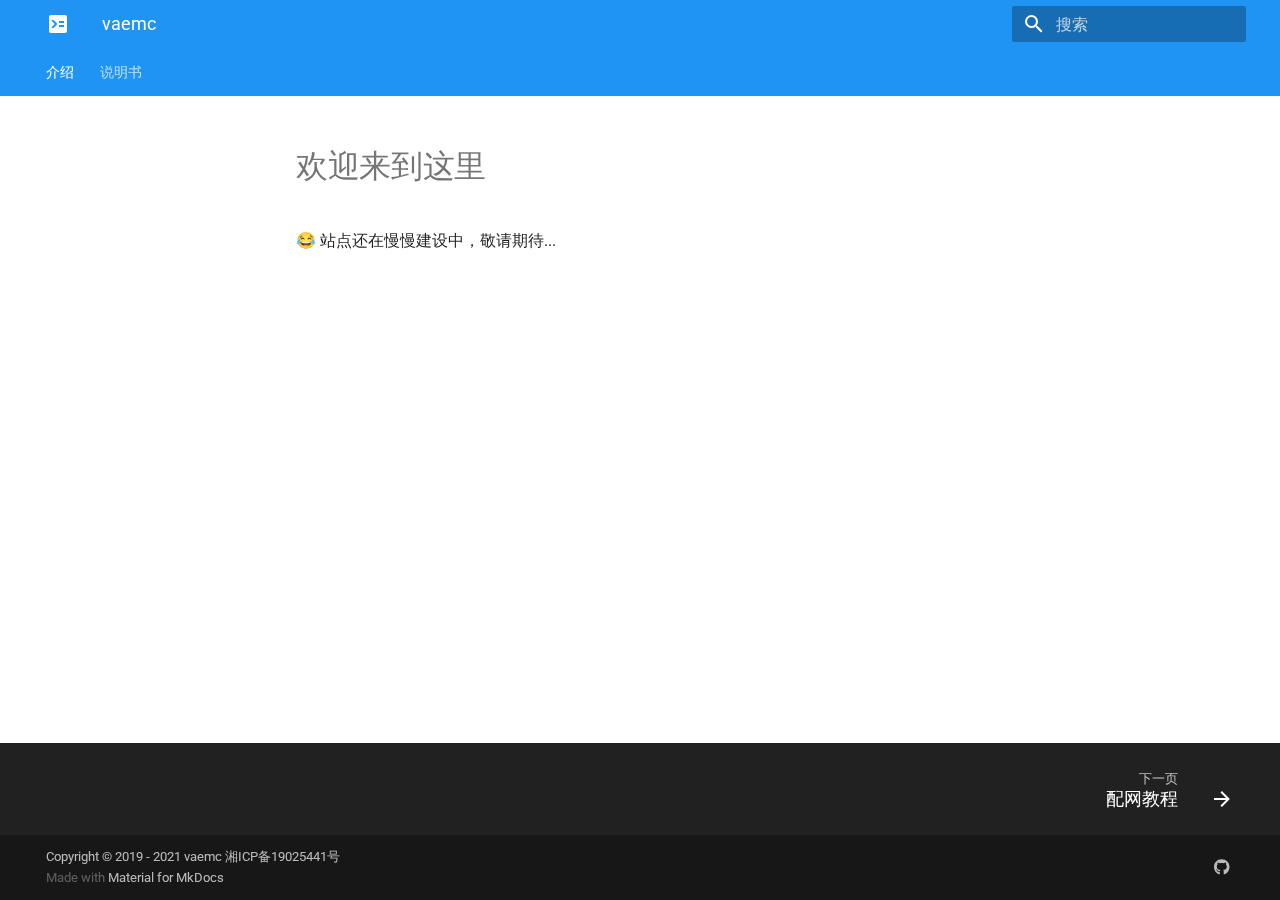
<file: index.html>
<!doctype html>
<html lang="zh" class="no-js">
  <head>
    
      <meta charset="utf-8">
      <meta name="viewport" content="width=device-width,initial-scale=1">
      
      
      
      
      <link rel="icon" href="assets/images/favicon.png">
      <meta name="generator" content="mkdocs-1.1.2, mkdocs-material-7.1.5">
    
    
      
        <title>vaemc</title>
      
    
    
      <link rel="stylesheet" href="assets/stylesheets/main.bde7dde4.min.css">
      
        
        <link rel="stylesheet" href="assets/stylesheets/palette.ef6f36e2.min.css">
        
          
          
          <meta name="theme-color" content="#2094f3">
        
      
    
    
    
      
        
        <link rel="preconnect" href="https://fonts.gstatic.com" crossorigin>
        <link rel="stylesheet" href="https://fonts.googleapis.com/css?family=Roboto:300,400,400i,700%7CRoboto+Mono&display=fallback">
        <style>:root{--md-text-font-family:"Roboto";--md-code-font-family:"Roboto Mono"}</style>
      
    
    
    
    
      
    
    
  </head>
  
  
    
    
    
    
    
    <body dir="ltr" data-md-color-scheme="" data-md-color-primary="blue" data-md-color-accent="pink">
  
    
    <script>function __prefix(e){return new URL(".",location).pathname+"."+e}function __get(e,t=localStorage){return JSON.parse(t.getItem(__prefix(e)))}</script>
    
    <input class="md-toggle" data-md-toggle="drawer" type="checkbox" id="__drawer" autocomplete="off">
    <input class="md-toggle" data-md-toggle="search" type="checkbox" id="__search" autocomplete="off">
    <label class="md-overlay" for="__drawer"></label>
    <div data-md-component="skip">
      
        
        <a href="#_1" class="md-skip">
          跳转至
        </a>
      
    </div>
    <div data-md-component="announce">
      
    </div>
    
      <header class="md-header" data-md-component="header">
  <nav class="md-header__inner md-grid" aria-label="Header">
    <a href="." title="vaemc" class="md-header__button md-logo" aria-label="vaemc" data-md-component="logo">
      
  <img src="images/logo.svg" alt="logo">

    </a>
    <label class="md-header__button md-icon" for="__drawer">
      <svg xmlns="http://www.w3.org/2000/svg" viewBox="0 0 24 24"><path d="M3 6h18v2H3V6m0 5h18v2H3v-2m0 5h18v2H3v-2z"/></svg>
    </label>
    <div class="md-header__title" data-md-component="header-title">
      <div class="md-header__ellipsis">
        <div class="md-header__topic">
          <span class="md-ellipsis">
            vaemc
          </span>
        </div>
        <div class="md-header__topic" data-md-component="header-topic">
          <span class="md-ellipsis">
            
              介绍
            
          </span>
        </div>
      </div>
    </div>
    
    
    
      <label class="md-header__button md-icon" for="__search">
        <svg xmlns="http://www.w3.org/2000/svg" viewBox="0 0 24 24"><path d="M9.5 3A6.5 6.5 0 0 1 16 9.5c0 1.61-.59 3.09-1.56 4.23l.27.27h.79l5 5-1.5 1.5-5-5v-.79l-.27-.27A6.516 6.516 0 0 1 9.5 16 6.5 6.5 0 0 1 3 9.5 6.5 6.5 0 0 1 9.5 3m0 2C7 5 5 7 5 9.5S7 14 9.5 14 14 12 14 9.5 12 5 9.5 5z"/></svg>
      </label>
      
<div class="md-search" data-md-component="search" role="dialog">
  <label class="md-search__overlay" for="__search"></label>
  <div class="md-search__inner" role="search">
    <form class="md-search__form" name="search">
      <input type="text" class="md-search__input" name="query" aria-label="搜索" placeholder="搜索" autocapitalize="off" autocorrect="off" autocomplete="off" spellcheck="false" data-md-component="search-query" data-md-state="active" required>
      <label class="md-search__icon md-icon" for="__search">
        <svg xmlns="http://www.w3.org/2000/svg" viewBox="0 0 24 24"><path d="M9.5 3A6.5 6.5 0 0 1 16 9.5c0 1.61-.59 3.09-1.56 4.23l.27.27h.79l5 5-1.5 1.5-5-5v-.79l-.27-.27A6.516 6.516 0 0 1 9.5 16 6.5 6.5 0 0 1 3 9.5 6.5 6.5 0 0 1 9.5 3m0 2C7 5 5 7 5 9.5S7 14 9.5 14 14 12 14 9.5 12 5 9.5 5z"/></svg>
        <svg xmlns="http://www.w3.org/2000/svg" viewBox="0 0 24 24"><path d="M20 11v2H8l5.5 5.5-1.42 1.42L4.16 12l7.92-7.92L13.5 5.5 8 11h12z"/></svg>
      </label>
      <button type="reset" class="md-search__icon md-icon" aria-label="Clear" tabindex="-1">
        <svg xmlns="http://www.w3.org/2000/svg" viewBox="0 0 24 24"><path d="M19 6.41 17.59 5 12 10.59 6.41 5 5 6.41 10.59 12 5 17.59 6.41 19 12 13.41 17.59 19 19 17.59 13.41 12 19 6.41z"/></svg>
      </button>
    </form>
    <div class="md-search__output">
      <div class="md-search__scrollwrap" data-md-scrollfix>
        <div class="md-search-result" data-md-component="search-result">
          <div class="md-search-result__meta">
            正在初始化搜索引擎
          </div>
          <ol class="md-search-result__list"></ol>
        </div>
      </div>
    </div>
  </div>
</div>
    
    
  </nav>
</header>
    
    <div class="md-container" data-md-component="container">
      
      
        
          
<nav class="md-tabs" aria-label="Tabs" data-md-component="tabs">
  <div class="md-tabs__inner md-grid">
    <ul class="md-tabs__list">
      
        
  
  
    
  


  <li class="md-tabs__item">
    <a href="." class="md-tabs__link md-tabs__link--active">
      介绍
    </a>
  </li>

      
        
  
  


  
  
  
    <li class="md-tabs__item">
      <a href="iot_doc/web_wifi_config/" class="md-tabs__link">
        说明书
      </a>
    </li>
  

      
    </ul>
  </div>
</nav>
        
      
      <main class="md-main" data-md-component="main">
        <div class="md-main__inner md-grid">
          
            
              
              <div class="md-sidebar md-sidebar--primary" data-md-component="sidebar" data-md-type="navigation" >
                <div class="md-sidebar__scrollwrap">
                  <div class="md-sidebar__inner">
                    

  


<nav class="md-nav md-nav--primary md-nav--lifted" aria-label="Navigation" data-md-level="0">
  <label class="md-nav__title" for="__drawer">
    <a href="." title="vaemc" class="md-nav__button md-logo" aria-label="vaemc" data-md-component="logo">
      
  <img src="images/logo.svg" alt="logo">

    </a>
    vaemc
  </label>
  
  <ul class="md-nav__list" data-md-scrollfix>
    
      
      
      

  
  
    
  
  
    <li class="md-nav__item md-nav__item--active">
      
      <input class="md-nav__toggle md-toggle" data-md-toggle="toc" type="checkbox" id="__toc">
      
      
        
      
      
      <a href="." class="md-nav__link md-nav__link--active">
        介绍
      </a>
      
    </li>
  

    
      
      
      

  
  
  
    
    <li class="md-nav__item md-nav__item--nested">
      
      
        <input class="md-nav__toggle md-toggle" data-md-toggle="__nav_2" type="checkbox" id="__nav_2" >
      
      <label class="md-nav__link" for="__nav_2">
        说明书
        <span class="md-nav__icon md-icon"></span>
      </label>
      <nav class="md-nav" aria-label="说明书" data-md-level="1">
        <label class="md-nav__title" for="__nav_2">
          <span class="md-nav__icon md-icon"></span>
          说明书
        </label>
        <ul class="md-nav__list" data-md-scrollfix>
          
            
  
  
  
    <li class="md-nav__item">
      <a href="iot_doc/web_wifi_config/" class="md-nav__link">
        配网教程
      </a>
    </li>
  

          
            
  
  
  
    <li class="md-nav__item">
      <a href="iot_doc/%E5%B1%8F%E5%B9%95%E5%BC%95%E8%84%9A/" class="md-nav__link">
        屏幕引脚
      </a>
    </li>
  

          
        </ul>
      </nav>
    </li>
  

    
  </ul>
</nav>
                  </div>
                </div>
              </div>
            
            
              
              <div class="md-sidebar md-sidebar--secondary" data-md-component="sidebar" data-md-type="toc" >
                <div class="md-sidebar__scrollwrap">
                  <div class="md-sidebar__inner">
                    
<nav class="md-nav md-nav--secondary" aria-label="目录">
  
  
  
    
  
  
</nav>
                  </div>
                </div>
              </div>
            
          
          <div class="md-content" data-md-component="content">
            <article class="md-content__inner md-typeset">
              
                
                
                <h1 id="_1">欢迎来到这里</h1>
<p>😂
站点还在慢慢建设中，敬请期待...</p>
                
              
              
                


              
            </article>
          </div>
        </div>
        
      </main>
      
        
<footer class="md-footer">
  
    <nav class="md-footer__inner md-grid" aria-label="Footer">
      
      
        <a href="iot_doc/web_wifi_config/" class="md-footer__link md-footer__link--next" rel="next">
          <div class="md-footer__title">
            <div class="md-ellipsis">
              <span class="md-footer__direction">
                下一页
              </span>
              配网教程
            </div>
          </div>
          <div class="md-footer__button md-icon">
            <svg xmlns="http://www.w3.org/2000/svg" viewBox="0 0 24 24"><path d="M4 11v2h12l-5.5 5.5 1.42 1.42L19.84 12l-7.92-7.92L10.5 5.5 16 11H4z"/></svg>
          </div>
        </a>
      
    </nav>
  
  <div class="md-footer-meta md-typeset">
    <div class="md-footer-meta__inner md-grid">
      <div class="md-footer-copyright">
        
          <div class="md-footer-copyright__highlight">
            Copyright &copy; 2019 - 2021 vaemc 湘ICP备19025441号
          </div>
        
        Made with
        <a href="https://squidfunk.github.io/mkdocs-material/" target="_blank" rel="noopener">
          Material for MkDocs
        </a>
        
      </div>
      
  <div class="md-footer-social">
    
      
      
      <a href="https://github.com/vaemc" target="_blank" rel="noopener" title="github" class="md-footer-social__link">
        <svg xmlns="http://www.w3.org/2000/svg" viewBox="0 0 496 512"><path d="M165.9 397.4c0 2-2.3 3.6-5.2 3.6-3.3.3-5.6-1.3-5.6-3.6 0-2 2.3-3.6 5.2-3.6 3-.3 5.6 1.3 5.6 3.6zm-31.1-4.5c-.7 2 1.3 4.3 4.3 4.9 2.6 1 5.6 0 6.2-2s-1.3-4.3-4.3-5.2c-2.6-.7-5.5.3-6.2 2.3zm44.2-1.7c-2.9.7-4.9 2.6-4.6 4.9.3 2 2.9 3.3 5.9 2.6 2.9-.7 4.9-2.6 4.6-4.6-.3-1.9-3-3.2-5.9-2.9zM244.8 8C106.1 8 0 113.3 0 252c0 110.9 69.8 205.8 169.5 239.2 12.8 2.3 17.3-5.6 17.3-12.1 0-6.2-.3-40.4-.3-61.4 0 0-70 15-84.7-29.8 0 0-11.4-29.1-27.8-36.6 0 0-22.9-15.7 1.6-15.4 0 0 24.9 2 38.6 25.8 21.9 38.6 58.6 27.5 72.9 20.9 2.3-16 8.8-27.1 16-33.7-55.9-6.2-112.3-14.3-112.3-110.5 0-27.5 7.6-41.3 23.6-58.9-2.6-6.5-11.1-33.3 2.6-67.9 20.9-6.5 69 27 69 27 20-5.6 41.5-8.5 62.8-8.5s42.8 2.9 62.8 8.5c0 0 48.1-33.6 69-27 13.7 34.7 5.2 61.4 2.6 67.9 16 17.7 25.8 31.5 25.8 58.9 0 96.5-58.9 104.2-114.8 110.5 9.2 7.9 17 22.9 17 46.4 0 33.7-.3 75.4-.3 83.6 0 6.5 4.6 14.4 17.3 12.1C428.2 457.8 496 362.9 496 252 496 113.3 383.5 8 244.8 8zM97.2 352.9c-1.3 1-1 3.3.7 5.2 1.6 1.6 3.9 2.3 5.2 1 1.3-1 1-3.3-.7-5.2-1.6-1.6-3.9-2.3-5.2-1zm-10.8-8.1c-.7 1.3.3 2.9 2.3 3.9 1.6 1 3.6.7 4.3-.7.7-1.3-.3-2.9-2.3-3.9-2-.6-3.6-.3-4.3.7zm32.4 35.6c-1.6 1.3-1 4.3 1.3 6.2 2.3 2.3 5.2 2.6 6.5 1 1.3-1.3.7-4.3-1.3-6.2-2.2-2.3-5.2-2.6-6.5-1zm-11.4-14.7c-1.6 1-1.6 3.6 0 5.9 1.6 2.3 4.3 3.3 5.6 2.3 1.6-1.3 1.6-3.9 0-6.2-1.4-2.3-4-3.3-5.6-2z"/></svg>
      </a>
    
  </div>

    </div>
  </div>
</footer>
      
    </div>
    <div class="md-dialog" data-md-component="dialog">
      <div class="md-dialog__inner md-typeset"></div>
    </div>
    <script id="__config" type="application/json">{"base": ".", "features": ["navigation.tabs", "navigation.tabs.sticky"], "translations": {"clipboard.copy": "\u590d\u5236", "clipboard.copied": "\u5df2\u590d\u5236", "search.config.lang": "ja", "search.config.pipeline": "trimmer, stemmer", "search.config.separator": "[\\uff0c\\u3002]+", "search.placeholder": "\u641c\u7d22", "search.result.placeholder": "\u952e\u5165\u4ee5\u5f00\u59cb\u641c\u7d22", "search.result.none": "\u6ca1\u6709\u627e\u5230\u7b26\u5408\u6761\u4ef6\u7684\u7ed3\u679c", "search.result.one": "\u627e\u5230 1 \u4e2a\u7b26\u5408\u6761\u4ef6\u7684\u7ed3\u679c", "search.result.other": "# \u4e2a\u7b26\u5408\u6761\u4ef6\u7684\u7ed3\u679c", "search.result.more.one": "1 more on this page", "search.result.more.other": "# more on this page", "search.result.term.missing": "Missing"}, "search": "assets/javascripts/workers/search.d351de03.min.js", "version": null}</script>
    
    
      <script src="assets/javascripts/bundle.a1609d9a.min.js"></script>
      
    
  </body>
</html>
</file>
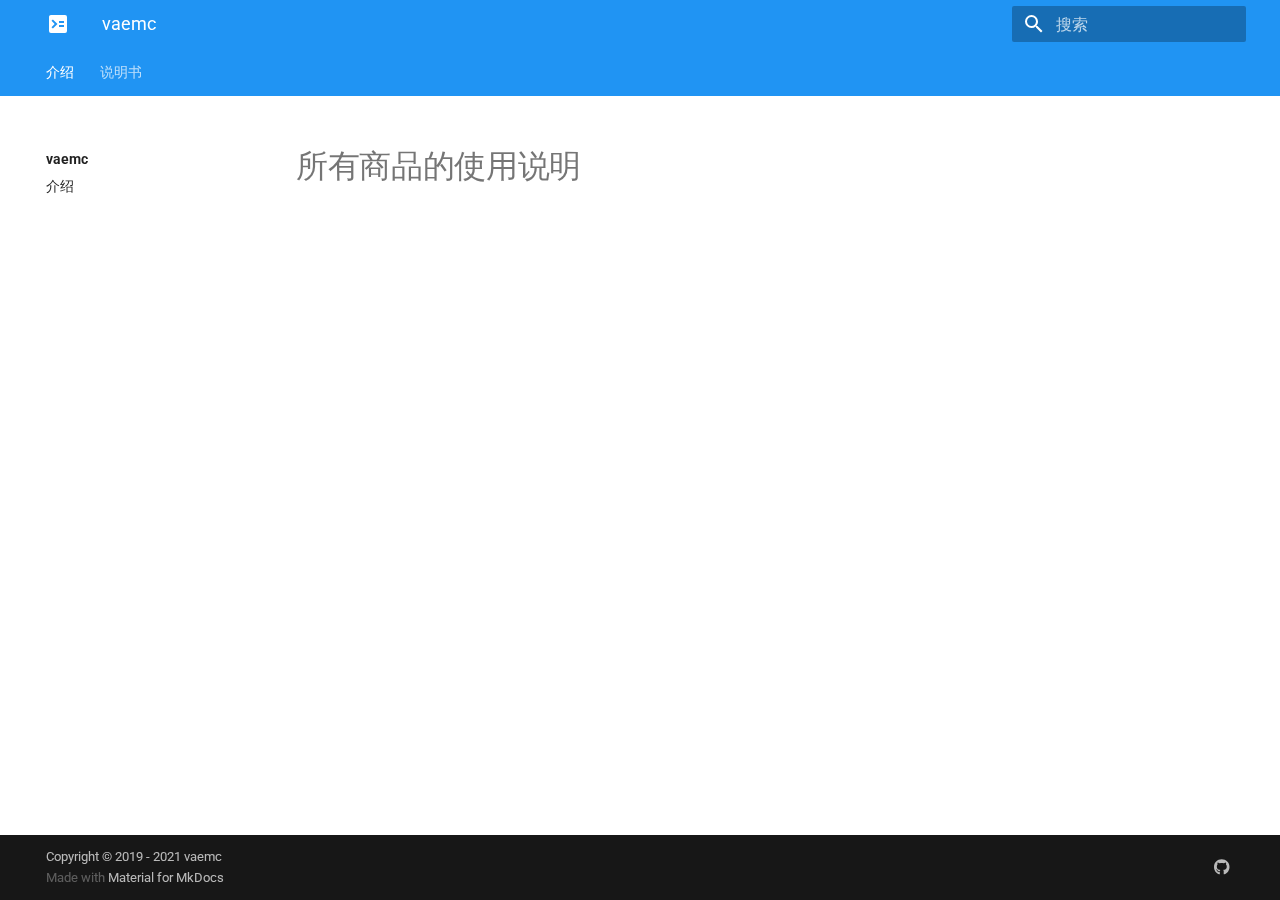
<file: iot_doc/index.html>
<!doctype html>
<html lang="zh" class="no-js">
  <head>
    
      <meta charset="utf-8">
      <meta name="viewport" content="width=device-width,initial-scale=1">
      
      
      
      
      <link rel="shortcut icon" href="../assets/images/favicon.png">
      <meta name="generator" content="mkdocs-1.1.2, mkdocs-material-6.1.7">
    
    
      
        <title>所有商品的使用说明 - vaemc</title>
      
    
    
      <link rel="stylesheet" href="../assets/stylesheets/main.19753c6b.min.css">
      
        
        <link rel="stylesheet" href="../assets/stylesheets/palette.196e0c26.min.css">
        
          
          
          <meta name="theme-color" content="#2094f3">
        
      
    
    
    
      
        
        <link href="https://fonts.gstatic.com" rel="preconnect" crossorigin>
        <link rel="stylesheet" href="https://fonts.googleapis.com/css?family=Roboto:300,400,400i,700%7CRoboto+Mono&display=fallback">
        <style>body,input{font-family:"Roboto",-apple-system,BlinkMacSystemFont,Helvetica,Arial,sans-serif}code,kbd,pre{font-family:"Roboto Mono",SFMono-Regular,Consolas,Menlo,monospace}</style>
      
    
    
    
    
      
    
    
  </head>
  
  
    
    
    
    
    
    <body dir="ltr" data-md-color-scheme="" data-md-color-primary="blue" data-md-color-accent="pink">
      
  
    <input class="md-toggle" data-md-toggle="drawer" type="checkbox" id="__drawer" autocomplete="off">
    <input class="md-toggle" data-md-toggle="search" type="checkbox" id="__search" autocomplete="off">
    <label class="md-overlay" for="__drawer"></label>
    <div data-md-component="skip">
      
        
        <a href="#_1" class="md-skip">
          跳转至
        </a>
      
    </div>
    <div data-md-component="announce">
      
    </div>
    
      

<header class="md-header" data-md-component="header">
  <nav class="md-header-nav md-grid" aria-label="Header">
    <a href=".." title="vaemc" class="md-header-nav__button md-logo" aria-label="vaemc">
      
  <img src="../images/logo.svg" alt="logo">

    </a>
    <label class="md-header-nav__button md-icon" for="__drawer">
      <svg xmlns="http://www.w3.org/2000/svg" viewBox="0 0 24 24"><path d="M3 6h18v2H3V6m0 5h18v2H3v-2m0 5h18v2H3v-2z"/></svg>
    </label>
    <div class="md-header-nav__title" data-md-component="header-title">
      
        <div class="md-header-nav__ellipsis">
          <span class="md-header-nav__topic md-ellipsis">
            vaemc
          </span>
          <span class="md-header-nav__topic md-ellipsis">
            
              所有商品的使用说明
            
          </span>
        </div>
      
    </div>
    
      <label class="md-header-nav__button md-icon" for="__search">
        <svg xmlns="http://www.w3.org/2000/svg" viewBox="0 0 24 24"><path d="M9.5 3A6.5 6.5 0 0116 9.5c0 1.61-.59 3.09-1.56 4.23l.27.27h.79l5 5-1.5 1.5-5-5v-.79l-.27-.27A6.516 6.516 0 019.5 16 6.5 6.5 0 013 9.5 6.5 6.5 0 019.5 3m0 2C7 5 5 7 5 9.5S7 14 9.5 14 14 12 14 9.5 12 5 9.5 5z"/></svg>
      </label>
      
<div class="md-search" data-md-component="search" role="dialog">
  <label class="md-search__overlay" for="__search"></label>
  <div class="md-search__inner" role="search">
    <form class="md-search__form" name="search">
      <input type="text" class="md-search__input" name="query" aria-label="搜索" placeholder="搜索" autocapitalize="off" autocorrect="off" autocomplete="off" spellcheck="false" data-md-component="search-query" data-md-state="active" required>
      <label class="md-search__icon md-icon" for="__search">
        <svg xmlns="http://www.w3.org/2000/svg" viewBox="0 0 24 24"><path d="M9.5 3A6.5 6.5 0 0116 9.5c0 1.61-.59 3.09-1.56 4.23l.27.27h.79l5 5-1.5 1.5-5-5v-.79l-.27-.27A6.516 6.516 0 019.5 16 6.5 6.5 0 013 9.5 6.5 6.5 0 019.5 3m0 2C7 5 5 7 5 9.5S7 14 9.5 14 14 12 14 9.5 12 5 9.5 5z"/></svg>
        <svg xmlns="http://www.w3.org/2000/svg" viewBox="0 0 24 24"><path d="M20 11v2H8l5.5 5.5-1.42 1.42L4.16 12l7.92-7.92L13.5 5.5 8 11h12z"/></svg>
      </label>
      <button type="reset" class="md-search__icon md-icon" aria-label="Clear" data-md-component="search-reset" tabindex="-1">
        <svg xmlns="http://www.w3.org/2000/svg" viewBox="0 0 24 24"><path d="M19 6.41L17.59 5 12 10.59 6.41 5 5 6.41 10.59 12 5 17.59 6.41 19 12 13.41 17.59 19 19 17.59 13.41 12 19 6.41z"/></svg>
      </button>
    </form>
    <div class="md-search__output">
      <div class="md-search__scrollwrap" data-md-scrollfix>
        <div class="md-search-result" data-md-component="search-result">
          <div class="md-search-result__meta">
            正在初始化搜索引擎
          </div>
          <ol class="md-search-result__list"></ol>
        </div>
      </div>
    </div>
  </div>
</div>
    
    
  </nav>
</header>
    
    <div class="md-container" data-md-component="container">
      
      
        
          

<nav class="md-tabs" aria-label="Tabs" data-md-component="tabs">
  <div class="md-tabs__inner md-grid">
    <ul class="md-tabs__list">
      
        
  <li class="md-tabs__item">
    
    
      
    
    <a href=".." class="md-tabs__link md-tabs__link--active">
      介绍
    </a>
  </li>

      
        
  
  
    <li class="md-tabs__item">
      
      
      <a href="web_wifi_config/" class="md-tabs__link">
        说明书
      </a>
    </li>
  

      
    </ul>
  </div>
</nav>
        
      
      <main class="md-main" data-md-component="main">
        <div class="md-main__inner md-grid">
          
            
              <div class="md-sidebar md-sidebar--primary" data-md-component="navigation">
                <div class="md-sidebar__scrollwrap">
                  <div class="md-sidebar__inner">
                    

<nav class="md-nav md-nav--primary" aria-label="Navigation" data-md-level="0">
  <label class="md-nav__title" for="__drawer">
    <a href=".." title="vaemc" class="md-nav__button md-logo" aria-label="vaemc">
      
  <img src="../images/logo.svg" alt="logo">

    </a>
    vaemc
  </label>
  
  <ul class="md-nav__list" data-md-scrollfix>
    
      
      
      


  <li class="md-nav__item">
    <a href=".." class="md-nav__link">
      介绍
    </a>
  </li>

    
      
      
      


  <li class="md-nav__item md-nav__item--nested">
    
    <input class="md-nav__toggle md-toggle" data-md-toggle="nav-2" type="checkbox" id="nav-2" >
    <label class="md-nav__link" for="nav-2">
      说明书
      <span class="md-nav__icon md-icon"></span>
    </label>
    <nav class="md-nav" aria-label="说明书" data-md-level="1">
      <label class="md-nav__title" for="nav-2">
        <span class="md-nav__icon md-icon"></span>
        说明书
      </label>
      <ul class="md-nav__list" data-md-scrollfix>
        
        
          
          
          


  <li class="md-nav__item">
    <a href="web_wifi_config/" class="md-nav__link">
      配网教程
    </a>
  </li>

        
          
          
          


  <li class="md-nav__item">
    <a href="esp32_8_relay/" class="md-nav__link">
      ESP32 8路继电器
    </a>
  </li>

        
          
          
          


  <li class="md-nav__item">
    <a href="vaemc_esp8266_L9110S/" class="md-nav__link">
      ESP8266_4Motor_L9110S
    </a>
  </li>

        
      </ul>
    </nav>
  </li>

    
  </ul>
</nav>
                  </div>
                </div>
              </div>
            
            
              <div class="md-sidebar md-sidebar--secondary" data-md-component="toc">
                <div class="md-sidebar__scrollwrap">
                  <div class="md-sidebar__inner">
                    
<nav class="md-nav md-nav--secondary" aria-label="目录">
  
  
    
  
  
</nav>
                  </div>
                </div>
              </div>
            
          
          <div class="md-content">
            <article class="md-content__inner md-typeset">
              
                
                
                <h1 id="_1">所有商品的使用说明</h1>
                
              
              
                


              
            </article>
          </div>
        </div>
      </main>
      
        
<footer class="md-footer">
  
  <div class="md-footer-meta md-typeset">
    <div class="md-footer-meta__inner md-grid">
      <div class="md-footer-copyright">
        
          <div class="md-footer-copyright__highlight">
            Copyright &copy; 2019 - 2021 vaemc
          </div>
        
        Made with
        <a href="https://squidfunk.github.io/mkdocs-material/" target="_blank" rel="noopener">
          Material for MkDocs
        </a>
      </div>
      
  <div class="md-footer-social">
    
      
      
      <a href="https://github.com/vaemc" target="_blank" rel="noopener" title="github" class="md-footer-social__link">
        <svg xmlns="http://www.w3.org/2000/svg" viewBox="0 0 496 512"><path d="M165.9 397.4c0 2-2.3 3.6-5.2 3.6-3.3.3-5.6-1.3-5.6-3.6 0-2 2.3-3.6 5.2-3.6 3-.3 5.6 1.3 5.6 3.6zm-31.1-4.5c-.7 2 1.3 4.3 4.3 4.9 2.6 1 5.6 0 6.2-2s-1.3-4.3-4.3-5.2c-2.6-.7-5.5.3-6.2 2.3zm44.2-1.7c-2.9.7-4.9 2.6-4.6 4.9.3 2 2.9 3.3 5.9 2.6 2.9-.7 4.9-2.6 4.6-4.6-.3-1.9-3-3.2-5.9-2.9zM244.8 8C106.1 8 0 113.3 0 252c0 110.9 69.8 205.8 169.5 239.2 12.8 2.3 17.3-5.6 17.3-12.1 0-6.2-.3-40.4-.3-61.4 0 0-70 15-84.7-29.8 0 0-11.4-29.1-27.8-36.6 0 0-22.9-15.7 1.6-15.4 0 0 24.9 2 38.6 25.8 21.9 38.6 58.6 27.5 72.9 20.9 2.3-16 8.8-27.1 16-33.7-55.9-6.2-112.3-14.3-112.3-110.5 0-27.5 7.6-41.3 23.6-58.9-2.6-6.5-11.1-33.3 2.6-67.9 20.9-6.5 69 27 69 27 20-5.6 41.5-8.5 62.8-8.5s42.8 2.9 62.8 8.5c0 0 48.1-33.6 69-27 13.7 34.7 5.2 61.4 2.6 67.9 16 17.7 25.8 31.5 25.8 58.9 0 96.5-58.9 104.2-114.8 110.5 9.2 7.9 17 22.9 17 46.4 0 33.7-.3 75.4-.3 83.6 0 6.5 4.6 14.4 17.3 12.1C428.2 457.8 496 362.9 496 252 496 113.3 383.5 8 244.8 8zM97.2 352.9c-1.3 1-1 3.3.7 5.2 1.6 1.6 3.9 2.3 5.2 1 1.3-1 1-3.3-.7-5.2-1.6-1.6-3.9-2.3-5.2-1zm-10.8-8.1c-.7 1.3.3 2.9 2.3 3.9 1.6 1 3.6.7 4.3-.7.7-1.3-.3-2.9-2.3-3.9-2-.6-3.6-.3-4.3.7zm32.4 35.6c-1.6 1.3-1 4.3 1.3 6.2 2.3 2.3 5.2 2.6 6.5 1 1.3-1.3.7-4.3-1.3-6.2-2.2-2.3-5.2-2.6-6.5-1zm-11.4-14.7c-1.6 1-1.6 3.6 0 5.9 1.6 2.3 4.3 3.3 5.6 2.3 1.6-1.3 1.6-3.9 0-6.2-1.4-2.3-4-3.3-5.6-2z"/></svg>
      </a>
    
  </div>

    </div>
  </div>
</footer>
      
    </div>
    
      <script src="../assets/javascripts/vendor.0ac82a11.min.js"></script>
      <script src="../assets/javascripts/bundle.f81dfb4d.min.js"></script><script id="__lang" type="application/json">{"clipboard.copy": "\u590d\u5236", "clipboard.copied": "\u5df2\u590d\u5236", "search.config.lang": "ja", "search.config.pipeline": "trimmer, stemmer", "search.config.separator": "[\\uff0c\\u3002]+", "search.placeholder": "\u641c\u7d22", "search.result.placeholder": "\u952e\u5165\u4ee5\u5f00\u59cb\u641c\u7d22", "search.result.none": "\u6ca1\u6709\u627e\u5230\u7b26\u5408\u6761\u4ef6\u7684\u7ed3\u679c", "search.result.one": "\u627e\u5230 1 \u4e2a\u7b26\u5408\u6761\u4ef6\u7684\u7ed3\u679c", "search.result.other": "# \u4e2a\u7b26\u5408\u6761\u4ef6\u7684\u7ed3\u679c", "search.result.more.one": "1 more on this page", "search.result.more.other": "# more on this page", "search.result.term.missing": "Missing"}</script>
      
      <script>
        app = initialize({
          base: "..",
          features: ['navigation.tabs', 'navigation.tabs.sticky'],
          search: Object.assign({
            worker: "../assets/javascripts/worker/search.4ac00218.min.js"
          }, typeof search !== "undefined" && search)
        })
      </script>
      
    
  </body>
</html>
</file>
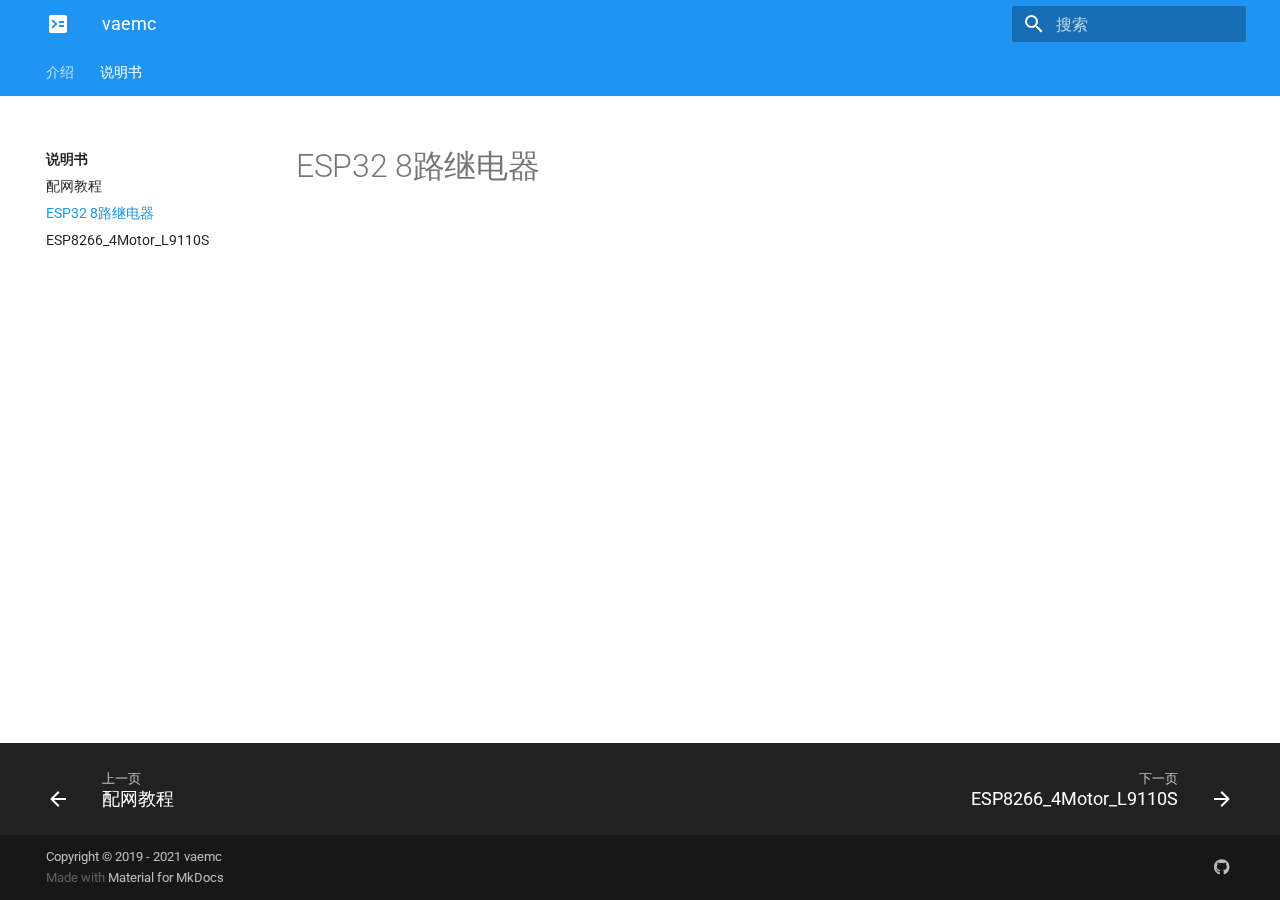
<file: iot_doc/esp32_8_relay/index.html>
<!doctype html>
<html lang="zh" class="no-js">
  <head>
    
      <meta charset="utf-8">
      <meta name="viewport" content="width=device-width,initial-scale=1">
      
      
      
      
      <link rel="shortcut icon" href="../../assets/images/favicon.png">
      <meta name="generator" content="mkdocs-1.1.2, mkdocs-material-6.1.7">
    
    
      
        <title>ESP32 8路继电器 - vaemc</title>
      
    
    
      <link rel="stylesheet" href="../../assets/stylesheets/main.19753c6b.min.css">
      
        
        <link rel="stylesheet" href="../../assets/stylesheets/palette.196e0c26.min.css">
        
          
          
          <meta name="theme-color" content="#2094f3">
        
      
    
    
    
      
        
        <link href="https://fonts.gstatic.com" rel="preconnect" crossorigin>
        <link rel="stylesheet" href="https://fonts.googleapis.com/css?family=Roboto:300,400,400i,700%7CRoboto+Mono&display=fallback">
        <style>body,input{font-family:"Roboto",-apple-system,BlinkMacSystemFont,Helvetica,Arial,sans-serif}code,kbd,pre{font-family:"Roboto Mono",SFMono-Regular,Consolas,Menlo,monospace}</style>
      
    
    
    
    
      
    
    
  </head>
  
  
    
    
    
    
    
    <body dir="ltr" data-md-color-scheme="" data-md-color-primary="blue" data-md-color-accent="pink">
      
  
    <input class="md-toggle" data-md-toggle="drawer" type="checkbox" id="__drawer" autocomplete="off">
    <input class="md-toggle" data-md-toggle="search" type="checkbox" id="__search" autocomplete="off">
    <label class="md-overlay" for="__drawer"></label>
    <div data-md-component="skip">
      
        
        <a href="#esp32-8" class="md-skip">
          跳转至
        </a>
      
    </div>
    <div data-md-component="announce">
      
    </div>
    
      

<header class="md-header" data-md-component="header">
  <nav class="md-header-nav md-grid" aria-label="Header">
    <a href="../.." title="vaemc" class="md-header-nav__button md-logo" aria-label="vaemc">
      
  <img src="../../images/logo.svg" alt="logo">

    </a>
    <label class="md-header-nav__button md-icon" for="__drawer">
      <svg xmlns="http://www.w3.org/2000/svg" viewBox="0 0 24 24"><path d="M3 6h18v2H3V6m0 5h18v2H3v-2m0 5h18v2H3v-2z"/></svg>
    </label>
    <div class="md-header-nav__title" data-md-component="header-title">
      
        <div class="md-header-nav__ellipsis">
          <span class="md-header-nav__topic md-ellipsis">
            vaemc
          </span>
          <span class="md-header-nav__topic md-ellipsis">
            
              ESP32 8路继电器
            
          </span>
        </div>
      
    </div>
    
      <label class="md-header-nav__button md-icon" for="__search">
        <svg xmlns="http://www.w3.org/2000/svg" viewBox="0 0 24 24"><path d="M9.5 3A6.5 6.5 0 0116 9.5c0 1.61-.59 3.09-1.56 4.23l.27.27h.79l5 5-1.5 1.5-5-5v-.79l-.27-.27A6.516 6.516 0 019.5 16 6.5 6.5 0 013 9.5 6.5 6.5 0 019.5 3m0 2C7 5 5 7 5 9.5S7 14 9.5 14 14 12 14 9.5 12 5 9.5 5z"/></svg>
      </label>
      
<div class="md-search" data-md-component="search" role="dialog">
  <label class="md-search__overlay" for="__search"></label>
  <div class="md-search__inner" role="search">
    <form class="md-search__form" name="search">
      <input type="text" class="md-search__input" name="query" aria-label="搜索" placeholder="搜索" autocapitalize="off" autocorrect="off" autocomplete="off" spellcheck="false" data-md-component="search-query" data-md-state="active" required>
      <label class="md-search__icon md-icon" for="__search">
        <svg xmlns="http://www.w3.org/2000/svg" viewBox="0 0 24 24"><path d="M9.5 3A6.5 6.5 0 0116 9.5c0 1.61-.59 3.09-1.56 4.23l.27.27h.79l5 5-1.5 1.5-5-5v-.79l-.27-.27A6.516 6.516 0 019.5 16 6.5 6.5 0 013 9.5 6.5 6.5 0 019.5 3m0 2C7 5 5 7 5 9.5S7 14 9.5 14 14 12 14 9.5 12 5 9.5 5z"/></svg>
        <svg xmlns="http://www.w3.org/2000/svg" viewBox="0 0 24 24"><path d="M20 11v2H8l5.5 5.5-1.42 1.42L4.16 12l7.92-7.92L13.5 5.5 8 11h12z"/></svg>
      </label>
      <button type="reset" class="md-search__icon md-icon" aria-label="Clear" data-md-component="search-reset" tabindex="-1">
        <svg xmlns="http://www.w3.org/2000/svg" viewBox="0 0 24 24"><path d="M19 6.41L17.59 5 12 10.59 6.41 5 5 6.41 10.59 12 5 17.59 6.41 19 12 13.41 17.59 19 19 17.59 13.41 12 19 6.41z"/></svg>
      </button>
    </form>
    <div class="md-search__output">
      <div class="md-search__scrollwrap" data-md-scrollfix>
        <div class="md-search-result" data-md-component="search-result">
          <div class="md-search-result__meta">
            正在初始化搜索引擎
          </div>
          <ol class="md-search-result__list"></ol>
        </div>
      </div>
    </div>
  </div>
</div>
    
    
  </nav>
</header>
    
    <div class="md-container" data-md-component="container">
      
      
        
          

  

<nav class="md-tabs md-tabs--active" aria-label="Tabs" data-md-component="tabs">
  <div class="md-tabs__inner md-grid">
    <ul class="md-tabs__list">
      
        
  <li class="md-tabs__item">
    
    
    <a href="../.." class="md-tabs__link">
      介绍
    </a>
  </li>

      
        
  
  
    <li class="md-tabs__item">
      
      
        
      
      <a href="../web_wifi_config/" class="md-tabs__link md-tabs__link--active">
        说明书
      </a>
    </li>
  

      
    </ul>
  </div>
</nav>
        
      
      <main class="md-main" data-md-component="main">
        <div class="md-main__inner md-grid">
          
            
              <div class="md-sidebar md-sidebar--primary" data-md-component="navigation">
                <div class="md-sidebar__scrollwrap">
                  <div class="md-sidebar__inner">
                    

<nav class="md-nav md-nav--primary" aria-label="Navigation" data-md-level="0">
  <label class="md-nav__title" for="__drawer">
    <a href="../.." title="vaemc" class="md-nav__button md-logo" aria-label="vaemc">
      
  <img src="../../images/logo.svg" alt="logo">

    </a>
    vaemc
  </label>
  
  <ul class="md-nav__list" data-md-scrollfix>
    
      
      
      


  <li class="md-nav__item">
    <a href="../.." class="md-nav__link">
      介绍
    </a>
  </li>

    
      
      
      

  


  <li class="md-nav__item md-nav__item--active md-nav__item--nested">
    
    <input class="md-nav__toggle md-toggle" data-md-toggle="nav-2" type="checkbox" id="nav-2" checked>
    <label class="md-nav__link" for="nav-2">
      说明书
      <span class="md-nav__icon md-icon"></span>
    </label>
    <nav class="md-nav" aria-label="说明书" data-md-level="1">
      <label class="md-nav__title" for="nav-2">
        <span class="md-nav__icon md-icon"></span>
        说明书
      </label>
      <ul class="md-nav__list" data-md-scrollfix>
        
        
          
          
          


  <li class="md-nav__item">
    <a href="../web_wifi_config/" class="md-nav__link">
      配网教程
    </a>
  </li>

        
          
          
          

  


  <li class="md-nav__item md-nav__item--active">
    
    <input class="md-nav__toggle md-toggle" data-md-toggle="toc" type="checkbox" id="__toc">
    
      
    
    
    <a href="./" class="md-nav__link md-nav__link--active">
      ESP32 8路继电器
    </a>
    
  </li>

        
          
          
          


  <li class="md-nav__item">
    <a href="../vaemc_esp8266_L9110S/" class="md-nav__link">
      ESP8266_4Motor_L9110S
    </a>
  </li>

        
      </ul>
    </nav>
  </li>

    
  </ul>
</nav>
                  </div>
                </div>
              </div>
            
            
              <div class="md-sidebar md-sidebar--secondary" data-md-component="toc">
                <div class="md-sidebar__scrollwrap">
                  <div class="md-sidebar__inner">
                    
<nav class="md-nav md-nav--secondary" aria-label="目录">
  
  
    
  
  
</nav>
                  </div>
                </div>
              </div>
            
          
          <div class="md-content">
            <article class="md-content__inner md-typeset">
              
                
                
                <h1 id="esp32-8">ESP32 8路继电器</h1>
                
              
              
                


              
            </article>
          </div>
        </div>
      </main>
      
        
<footer class="md-footer">
  
    <div class="md-footer-nav">
      <nav class="md-footer-nav__inner md-grid" aria-label="Footer">
        
          <a href="../web_wifi_config/" class="md-footer-nav__link md-footer-nav__link--prev" rel="prev">
            <div class="md-footer-nav__button md-icon">
              <svg xmlns="http://www.w3.org/2000/svg" viewBox="0 0 24 24"><path d="M20 11v2H8l5.5 5.5-1.42 1.42L4.16 12l7.92-7.92L13.5 5.5 8 11h12z"/></svg>
            </div>
            <div class="md-footer-nav__title">
              <div class="md-ellipsis">
                <span class="md-footer-nav__direction">
                  上一页
                </span>
                配网教程
              </div>
            </div>
          </a>
        
        
          <a href="../vaemc_esp8266_L9110S/" class="md-footer-nav__link md-footer-nav__link--next" rel="next">
            <div class="md-footer-nav__title">
              <div class="md-ellipsis">
                <span class="md-footer-nav__direction">
                  下一页
                </span>
                ESP8266_4Motor_L9110S
              </div>
            </div>
            <div class="md-footer-nav__button md-icon">
              <svg xmlns="http://www.w3.org/2000/svg" viewBox="0 0 24 24"><path d="M4 11v2h12l-5.5 5.5 1.42 1.42L19.84 12l-7.92-7.92L10.5 5.5 16 11H4z"/></svg>
            </div>
          </a>
        
      </nav>
    </div>
  
  <div class="md-footer-meta md-typeset">
    <div class="md-footer-meta__inner md-grid">
      <div class="md-footer-copyright">
        
          <div class="md-footer-copyright__highlight">
            Copyright &copy; 2019 - 2021 vaemc
          </div>
        
        Made with
        <a href="https://squidfunk.github.io/mkdocs-material/" target="_blank" rel="noopener">
          Material for MkDocs
        </a>
      </div>
      
  <div class="md-footer-social">
    
      
      
      <a href="https://github.com/vaemc" target="_blank" rel="noopener" title="github" class="md-footer-social__link">
        <svg xmlns="http://www.w3.org/2000/svg" viewBox="0 0 496 512"><path d="M165.9 397.4c0 2-2.3 3.6-5.2 3.6-3.3.3-5.6-1.3-5.6-3.6 0-2 2.3-3.6 5.2-3.6 3-.3 5.6 1.3 5.6 3.6zm-31.1-4.5c-.7 2 1.3 4.3 4.3 4.9 2.6 1 5.6 0 6.2-2s-1.3-4.3-4.3-5.2c-2.6-.7-5.5.3-6.2 2.3zm44.2-1.7c-2.9.7-4.9 2.6-4.6 4.9.3 2 2.9 3.3 5.9 2.6 2.9-.7 4.9-2.6 4.6-4.6-.3-1.9-3-3.2-5.9-2.9zM244.8 8C106.1 8 0 113.3 0 252c0 110.9 69.8 205.8 169.5 239.2 12.8 2.3 17.3-5.6 17.3-12.1 0-6.2-.3-40.4-.3-61.4 0 0-70 15-84.7-29.8 0 0-11.4-29.1-27.8-36.6 0 0-22.9-15.7 1.6-15.4 0 0 24.9 2 38.6 25.8 21.9 38.6 58.6 27.5 72.9 20.9 2.3-16 8.8-27.1 16-33.7-55.9-6.2-112.3-14.3-112.3-110.5 0-27.5 7.6-41.3 23.6-58.9-2.6-6.5-11.1-33.3 2.6-67.9 20.9-6.5 69 27 69 27 20-5.6 41.5-8.5 62.8-8.5s42.8 2.9 62.8 8.5c0 0 48.1-33.6 69-27 13.7 34.7 5.2 61.4 2.6 67.9 16 17.7 25.8 31.5 25.8 58.9 0 96.5-58.9 104.2-114.8 110.5 9.2 7.9 17 22.9 17 46.4 0 33.7-.3 75.4-.3 83.6 0 6.5 4.6 14.4 17.3 12.1C428.2 457.8 496 362.9 496 252 496 113.3 383.5 8 244.8 8zM97.2 352.9c-1.3 1-1 3.3.7 5.2 1.6 1.6 3.9 2.3 5.2 1 1.3-1 1-3.3-.7-5.2-1.6-1.6-3.9-2.3-5.2-1zm-10.8-8.1c-.7 1.3.3 2.9 2.3 3.9 1.6 1 3.6.7 4.3-.7.7-1.3-.3-2.9-2.3-3.9-2-.6-3.6-.3-4.3.7zm32.4 35.6c-1.6 1.3-1 4.3 1.3 6.2 2.3 2.3 5.2 2.6 6.5 1 1.3-1.3.7-4.3-1.3-6.2-2.2-2.3-5.2-2.6-6.5-1zm-11.4-14.7c-1.6 1-1.6 3.6 0 5.9 1.6 2.3 4.3 3.3 5.6 2.3 1.6-1.3 1.6-3.9 0-6.2-1.4-2.3-4-3.3-5.6-2z"/></svg>
      </a>
    
  </div>

    </div>
  </div>
</footer>
      
    </div>
    
      <script src="../../assets/javascripts/vendor.0ac82a11.min.js"></script>
      <script src="../../assets/javascripts/bundle.f81dfb4d.min.js"></script><script id="__lang" type="application/json">{"clipboard.copy": "\u590d\u5236", "clipboard.copied": "\u5df2\u590d\u5236", "search.config.lang": "ja", "search.config.pipeline": "trimmer, stemmer", "search.config.separator": "[\\uff0c\\u3002]+", "search.placeholder": "\u641c\u7d22", "search.result.placeholder": "\u952e\u5165\u4ee5\u5f00\u59cb\u641c\u7d22", "search.result.none": "\u6ca1\u6709\u627e\u5230\u7b26\u5408\u6761\u4ef6\u7684\u7ed3\u679c", "search.result.one": "\u627e\u5230 1 \u4e2a\u7b26\u5408\u6761\u4ef6\u7684\u7ed3\u679c", "search.result.other": "# \u4e2a\u7b26\u5408\u6761\u4ef6\u7684\u7ed3\u679c", "search.result.more.one": "1 more on this page", "search.result.more.other": "# more on this page", "search.result.term.missing": "Missing"}</script>
      
      <script>
        app = initialize({
          base: "../..",
          features: ['navigation.tabs', 'navigation.tabs.sticky'],
          search: Object.assign({
            worker: "../../assets/javascripts/worker/search.4ac00218.min.js"
          }, typeof search !== "undefined" && search)
        })
      </script>
      
    
  </body>
</html>
</file>
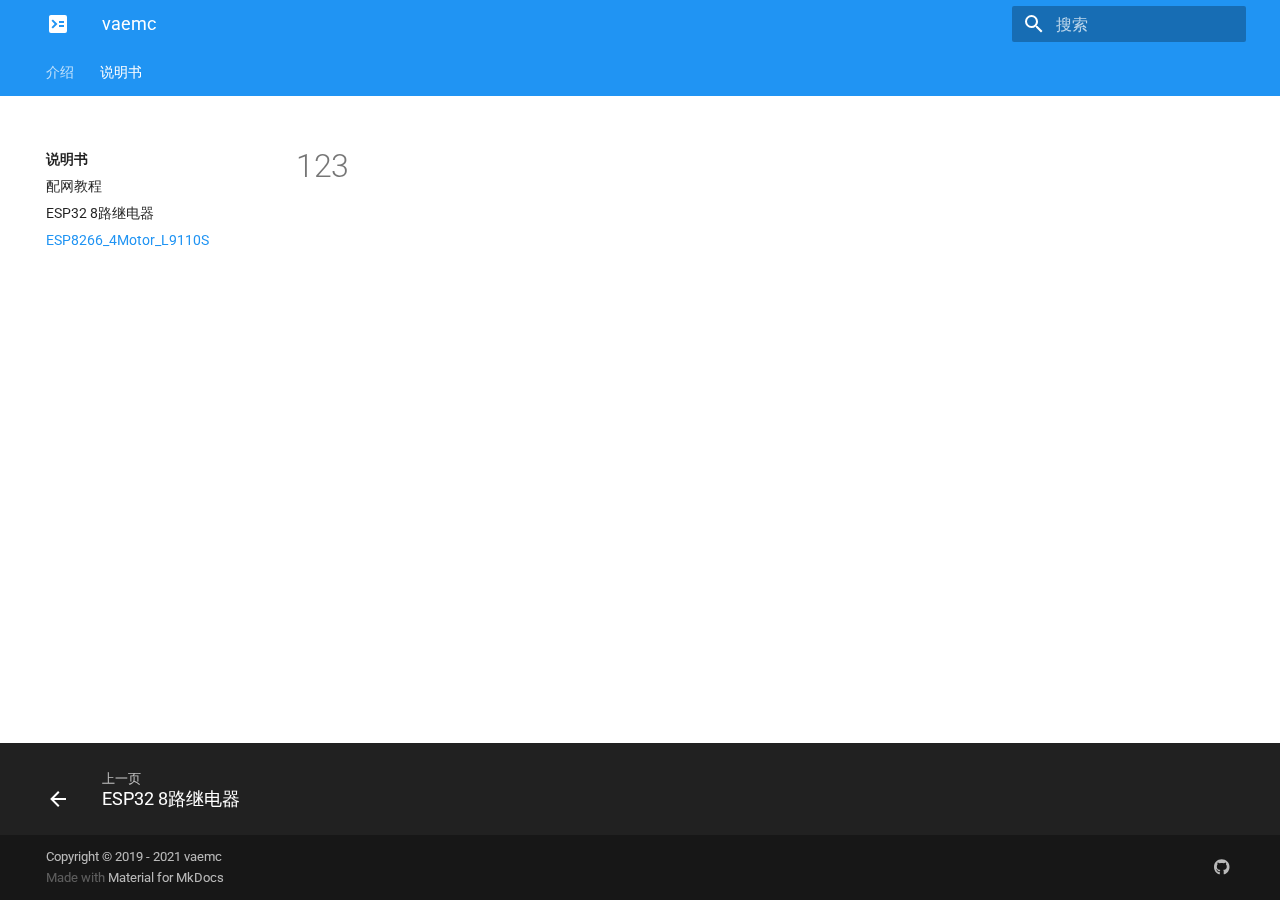
<file: iot_doc/vaemc_esp8266_L9110S/index.html>
<!doctype html>
<html lang="zh" class="no-js">
  <head>
    
      <meta charset="utf-8">
      <meta name="viewport" content="width=device-width,initial-scale=1">
      
      
      
      
      <link rel="shortcut icon" href="../../assets/images/favicon.png">
      <meta name="generator" content="mkdocs-1.1.2, mkdocs-material-6.1.7">
    
    
      
        <title>ESP8266_4Motor_L9110S - vaemc</title>
      
    
    
      <link rel="stylesheet" href="../../assets/stylesheets/main.19753c6b.min.css">
      
        
        <link rel="stylesheet" href="../../assets/stylesheets/palette.196e0c26.min.css">
        
          
          
          <meta name="theme-color" content="#2094f3">
        
      
    
    
    
      
        
        <link href="https://fonts.gstatic.com" rel="preconnect" crossorigin>
        <link rel="stylesheet" href="https://fonts.googleapis.com/css?family=Roboto:300,400,400i,700%7CRoboto+Mono&display=fallback">
        <style>body,input{font-family:"Roboto",-apple-system,BlinkMacSystemFont,Helvetica,Arial,sans-serif}code,kbd,pre{font-family:"Roboto Mono",SFMono-Regular,Consolas,Menlo,monospace}</style>
      
    
    
    
    
      
    
    
  </head>
  
  
    
    
    
    
    
    <body dir="ltr" data-md-color-scheme="" data-md-color-primary="blue" data-md-color-accent="pink">
      
  
    <input class="md-toggle" data-md-toggle="drawer" type="checkbox" id="__drawer" autocomplete="off">
    <input class="md-toggle" data-md-toggle="search" type="checkbox" id="__search" autocomplete="off">
    <label class="md-overlay" for="__drawer"></label>
    <div data-md-component="skip">
      
        
        <a href="#123" class="md-skip">
          跳转至
        </a>
      
    </div>
    <div data-md-component="announce">
      
    </div>
    
      

<header class="md-header" data-md-component="header">
  <nav class="md-header-nav md-grid" aria-label="Header">
    <a href="../.." title="vaemc" class="md-header-nav__button md-logo" aria-label="vaemc">
      
  <img src="../../images/logo.svg" alt="logo">

    </a>
    <label class="md-header-nav__button md-icon" for="__drawer">
      <svg xmlns="http://www.w3.org/2000/svg" viewBox="0 0 24 24"><path d="M3 6h18v2H3V6m0 5h18v2H3v-2m0 5h18v2H3v-2z"/></svg>
    </label>
    <div class="md-header-nav__title" data-md-component="header-title">
      
        <div class="md-header-nav__ellipsis">
          <span class="md-header-nav__topic md-ellipsis">
            vaemc
          </span>
          <span class="md-header-nav__topic md-ellipsis">
            
              ESP8266_4Motor_L9110S
            
          </span>
        </div>
      
    </div>
    
      <label class="md-header-nav__button md-icon" for="__search">
        <svg xmlns="http://www.w3.org/2000/svg" viewBox="0 0 24 24"><path d="M9.5 3A6.5 6.5 0 0116 9.5c0 1.61-.59 3.09-1.56 4.23l.27.27h.79l5 5-1.5 1.5-5-5v-.79l-.27-.27A6.516 6.516 0 019.5 16 6.5 6.5 0 013 9.5 6.5 6.5 0 019.5 3m0 2C7 5 5 7 5 9.5S7 14 9.5 14 14 12 14 9.5 12 5 9.5 5z"/></svg>
      </label>
      
<div class="md-search" data-md-component="search" role="dialog">
  <label class="md-search__overlay" for="__search"></label>
  <div class="md-search__inner" role="search">
    <form class="md-search__form" name="search">
      <input type="text" class="md-search__input" name="query" aria-label="搜索" placeholder="搜索" autocapitalize="off" autocorrect="off" autocomplete="off" spellcheck="false" data-md-component="search-query" data-md-state="active" required>
      <label class="md-search__icon md-icon" for="__search">
        <svg xmlns="http://www.w3.org/2000/svg" viewBox="0 0 24 24"><path d="M9.5 3A6.5 6.5 0 0116 9.5c0 1.61-.59 3.09-1.56 4.23l.27.27h.79l5 5-1.5 1.5-5-5v-.79l-.27-.27A6.516 6.516 0 019.5 16 6.5 6.5 0 013 9.5 6.5 6.5 0 019.5 3m0 2C7 5 5 7 5 9.5S7 14 9.5 14 14 12 14 9.5 12 5 9.5 5z"/></svg>
        <svg xmlns="http://www.w3.org/2000/svg" viewBox="0 0 24 24"><path d="M20 11v2H8l5.5 5.5-1.42 1.42L4.16 12l7.92-7.92L13.5 5.5 8 11h12z"/></svg>
      </label>
      <button type="reset" class="md-search__icon md-icon" aria-label="Clear" data-md-component="search-reset" tabindex="-1">
        <svg xmlns="http://www.w3.org/2000/svg" viewBox="0 0 24 24"><path d="M19 6.41L17.59 5 12 10.59 6.41 5 5 6.41 10.59 12 5 17.59 6.41 19 12 13.41 17.59 19 19 17.59 13.41 12 19 6.41z"/></svg>
      </button>
    </form>
    <div class="md-search__output">
      <div class="md-search__scrollwrap" data-md-scrollfix>
        <div class="md-search-result" data-md-component="search-result">
          <div class="md-search-result__meta">
            正在初始化搜索引擎
          </div>
          <ol class="md-search-result__list"></ol>
        </div>
      </div>
    </div>
  </div>
</div>
    
    
  </nav>
</header>
    
    <div class="md-container" data-md-component="container">
      
      
        
          

  

<nav class="md-tabs md-tabs--active" aria-label="Tabs" data-md-component="tabs">
  <div class="md-tabs__inner md-grid">
    <ul class="md-tabs__list">
      
        
  <li class="md-tabs__item">
    
    
    <a href="../.." class="md-tabs__link">
      介绍
    </a>
  </li>

      
        
  
  
    <li class="md-tabs__item">
      
      
        
      
      <a href="../web_wifi_config/" class="md-tabs__link md-tabs__link--active">
        说明书
      </a>
    </li>
  

      
    </ul>
  </div>
</nav>
        
      
      <main class="md-main" data-md-component="main">
        <div class="md-main__inner md-grid">
          
            
              <div class="md-sidebar md-sidebar--primary" data-md-component="navigation">
                <div class="md-sidebar__scrollwrap">
                  <div class="md-sidebar__inner">
                    

<nav class="md-nav md-nav--primary" aria-label="Navigation" data-md-level="0">
  <label class="md-nav__title" for="__drawer">
    <a href="../.." title="vaemc" class="md-nav__button md-logo" aria-label="vaemc">
      
  <img src="../../images/logo.svg" alt="logo">

    </a>
    vaemc
  </label>
  
  <ul class="md-nav__list" data-md-scrollfix>
    
      
      
      


  <li class="md-nav__item">
    <a href="../.." class="md-nav__link">
      介绍
    </a>
  </li>

    
      
      
      

  


  <li class="md-nav__item md-nav__item--active md-nav__item--nested">
    
    <input class="md-nav__toggle md-toggle" data-md-toggle="nav-2" type="checkbox" id="nav-2" checked>
    <label class="md-nav__link" for="nav-2">
      说明书
      <span class="md-nav__icon md-icon"></span>
    </label>
    <nav class="md-nav" aria-label="说明书" data-md-level="1">
      <label class="md-nav__title" for="nav-2">
        <span class="md-nav__icon md-icon"></span>
        说明书
      </label>
      <ul class="md-nav__list" data-md-scrollfix>
        
        
          
          
          


  <li class="md-nav__item">
    <a href="../web_wifi_config/" class="md-nav__link">
      配网教程
    </a>
  </li>

        
          
          
          


  <li class="md-nav__item">
    <a href="../esp32_8_relay/" class="md-nav__link">
      ESP32 8路继电器
    </a>
  </li>

        
          
          
          

  


  <li class="md-nav__item md-nav__item--active">
    
    <input class="md-nav__toggle md-toggle" data-md-toggle="toc" type="checkbox" id="__toc">
    
      
    
    
    <a href="./" class="md-nav__link md-nav__link--active">
      ESP8266_4Motor_L9110S
    </a>
    
  </li>

        
      </ul>
    </nav>
  </li>

    
  </ul>
</nav>
                  </div>
                </div>
              </div>
            
            
              <div class="md-sidebar md-sidebar--secondary" data-md-component="toc">
                <div class="md-sidebar__scrollwrap">
                  <div class="md-sidebar__inner">
                    
<nav class="md-nav md-nav--secondary" aria-label="目录">
  
  
    
  
  
</nav>
                  </div>
                </div>
              </div>
            
          
          <div class="md-content">
            <article class="md-content__inner md-typeset">
              
                
                
                <h1 id="123">123</h1>
                
              
              
                


              
            </article>
          </div>
        </div>
      </main>
      
        
<footer class="md-footer">
  
    <div class="md-footer-nav">
      <nav class="md-footer-nav__inner md-grid" aria-label="Footer">
        
          <a href="../esp32_8_relay/" class="md-footer-nav__link md-footer-nav__link--prev" rel="prev">
            <div class="md-footer-nav__button md-icon">
              <svg xmlns="http://www.w3.org/2000/svg" viewBox="0 0 24 24"><path d="M20 11v2H8l5.5 5.5-1.42 1.42L4.16 12l7.92-7.92L13.5 5.5 8 11h12z"/></svg>
            </div>
            <div class="md-footer-nav__title">
              <div class="md-ellipsis">
                <span class="md-footer-nav__direction">
                  上一页
                </span>
                ESP32 8路继电器
              </div>
            </div>
          </a>
        
        
      </nav>
    </div>
  
  <div class="md-footer-meta md-typeset">
    <div class="md-footer-meta__inner md-grid">
      <div class="md-footer-copyright">
        
          <div class="md-footer-copyright__highlight">
            Copyright &copy; 2019 - 2021 vaemc
          </div>
        
        Made with
        <a href="https://squidfunk.github.io/mkdocs-material/" target="_blank" rel="noopener">
          Material for MkDocs
        </a>
      </div>
      
  <div class="md-footer-social">
    
      
      
      <a href="https://github.com/vaemc" target="_blank" rel="noopener" title="github" class="md-footer-social__link">
        <svg xmlns="http://www.w3.org/2000/svg" viewBox="0 0 496 512"><path d="M165.9 397.4c0 2-2.3 3.6-5.2 3.6-3.3.3-5.6-1.3-5.6-3.6 0-2 2.3-3.6 5.2-3.6 3-.3 5.6 1.3 5.6 3.6zm-31.1-4.5c-.7 2 1.3 4.3 4.3 4.9 2.6 1 5.6 0 6.2-2s-1.3-4.3-4.3-5.2c-2.6-.7-5.5.3-6.2 2.3zm44.2-1.7c-2.9.7-4.9 2.6-4.6 4.9.3 2 2.9 3.3 5.9 2.6 2.9-.7 4.9-2.6 4.6-4.6-.3-1.9-3-3.2-5.9-2.9zM244.8 8C106.1 8 0 113.3 0 252c0 110.9 69.8 205.8 169.5 239.2 12.8 2.3 17.3-5.6 17.3-12.1 0-6.2-.3-40.4-.3-61.4 0 0-70 15-84.7-29.8 0 0-11.4-29.1-27.8-36.6 0 0-22.9-15.7 1.6-15.4 0 0 24.9 2 38.6 25.8 21.9 38.6 58.6 27.5 72.9 20.9 2.3-16 8.8-27.1 16-33.7-55.9-6.2-112.3-14.3-112.3-110.5 0-27.5 7.6-41.3 23.6-58.9-2.6-6.5-11.1-33.3 2.6-67.9 20.9-6.5 69 27 69 27 20-5.6 41.5-8.5 62.8-8.5s42.8 2.9 62.8 8.5c0 0 48.1-33.6 69-27 13.7 34.7 5.2 61.4 2.6 67.9 16 17.7 25.8 31.5 25.8 58.9 0 96.5-58.9 104.2-114.8 110.5 9.2 7.9 17 22.9 17 46.4 0 33.7-.3 75.4-.3 83.6 0 6.5 4.6 14.4 17.3 12.1C428.2 457.8 496 362.9 496 252 496 113.3 383.5 8 244.8 8zM97.2 352.9c-1.3 1-1 3.3.7 5.2 1.6 1.6 3.9 2.3 5.2 1 1.3-1 1-3.3-.7-5.2-1.6-1.6-3.9-2.3-5.2-1zm-10.8-8.1c-.7 1.3.3 2.9 2.3 3.9 1.6 1 3.6.7 4.3-.7.7-1.3-.3-2.9-2.3-3.9-2-.6-3.6-.3-4.3.7zm32.4 35.6c-1.6 1.3-1 4.3 1.3 6.2 2.3 2.3 5.2 2.6 6.5 1 1.3-1.3.7-4.3-1.3-6.2-2.2-2.3-5.2-2.6-6.5-1zm-11.4-14.7c-1.6 1-1.6 3.6 0 5.9 1.6 2.3 4.3 3.3 5.6 2.3 1.6-1.3 1.6-3.9 0-6.2-1.4-2.3-4-3.3-5.6-2z"/></svg>
      </a>
    
  </div>

    </div>
  </div>
</footer>
      
    </div>
    
      <script src="../../assets/javascripts/vendor.0ac82a11.min.js"></script>
      <script src="../../assets/javascripts/bundle.f81dfb4d.min.js"></script><script id="__lang" type="application/json">{"clipboard.copy": "\u590d\u5236", "clipboard.copied": "\u5df2\u590d\u5236", "search.config.lang": "ja", "search.config.pipeline": "trimmer, stemmer", "search.config.separator": "[\\uff0c\\u3002]+", "search.placeholder": "\u641c\u7d22", "search.result.placeholder": "\u952e\u5165\u4ee5\u5f00\u59cb\u641c\u7d22", "search.result.none": "\u6ca1\u6709\u627e\u5230\u7b26\u5408\u6761\u4ef6\u7684\u7ed3\u679c", "search.result.one": "\u627e\u5230 1 \u4e2a\u7b26\u5408\u6761\u4ef6\u7684\u7ed3\u679c", "search.result.other": "# \u4e2a\u7b26\u5408\u6761\u4ef6\u7684\u7ed3\u679c", "search.result.more.one": "1 more on this page", "search.result.more.other": "# more on this page", "search.result.term.missing": "Missing"}</script>
      
      <script>
        app = initialize({
          base: "../..",
          features: ['navigation.tabs', 'navigation.tabs.sticky'],
          search: Object.assign({
            worker: "../../assets/javascripts/worker/search.4ac00218.min.js"
          }, typeof search !== "undefined" && search)
        })
      </script>
      
    
  </body>
</html>
</file>
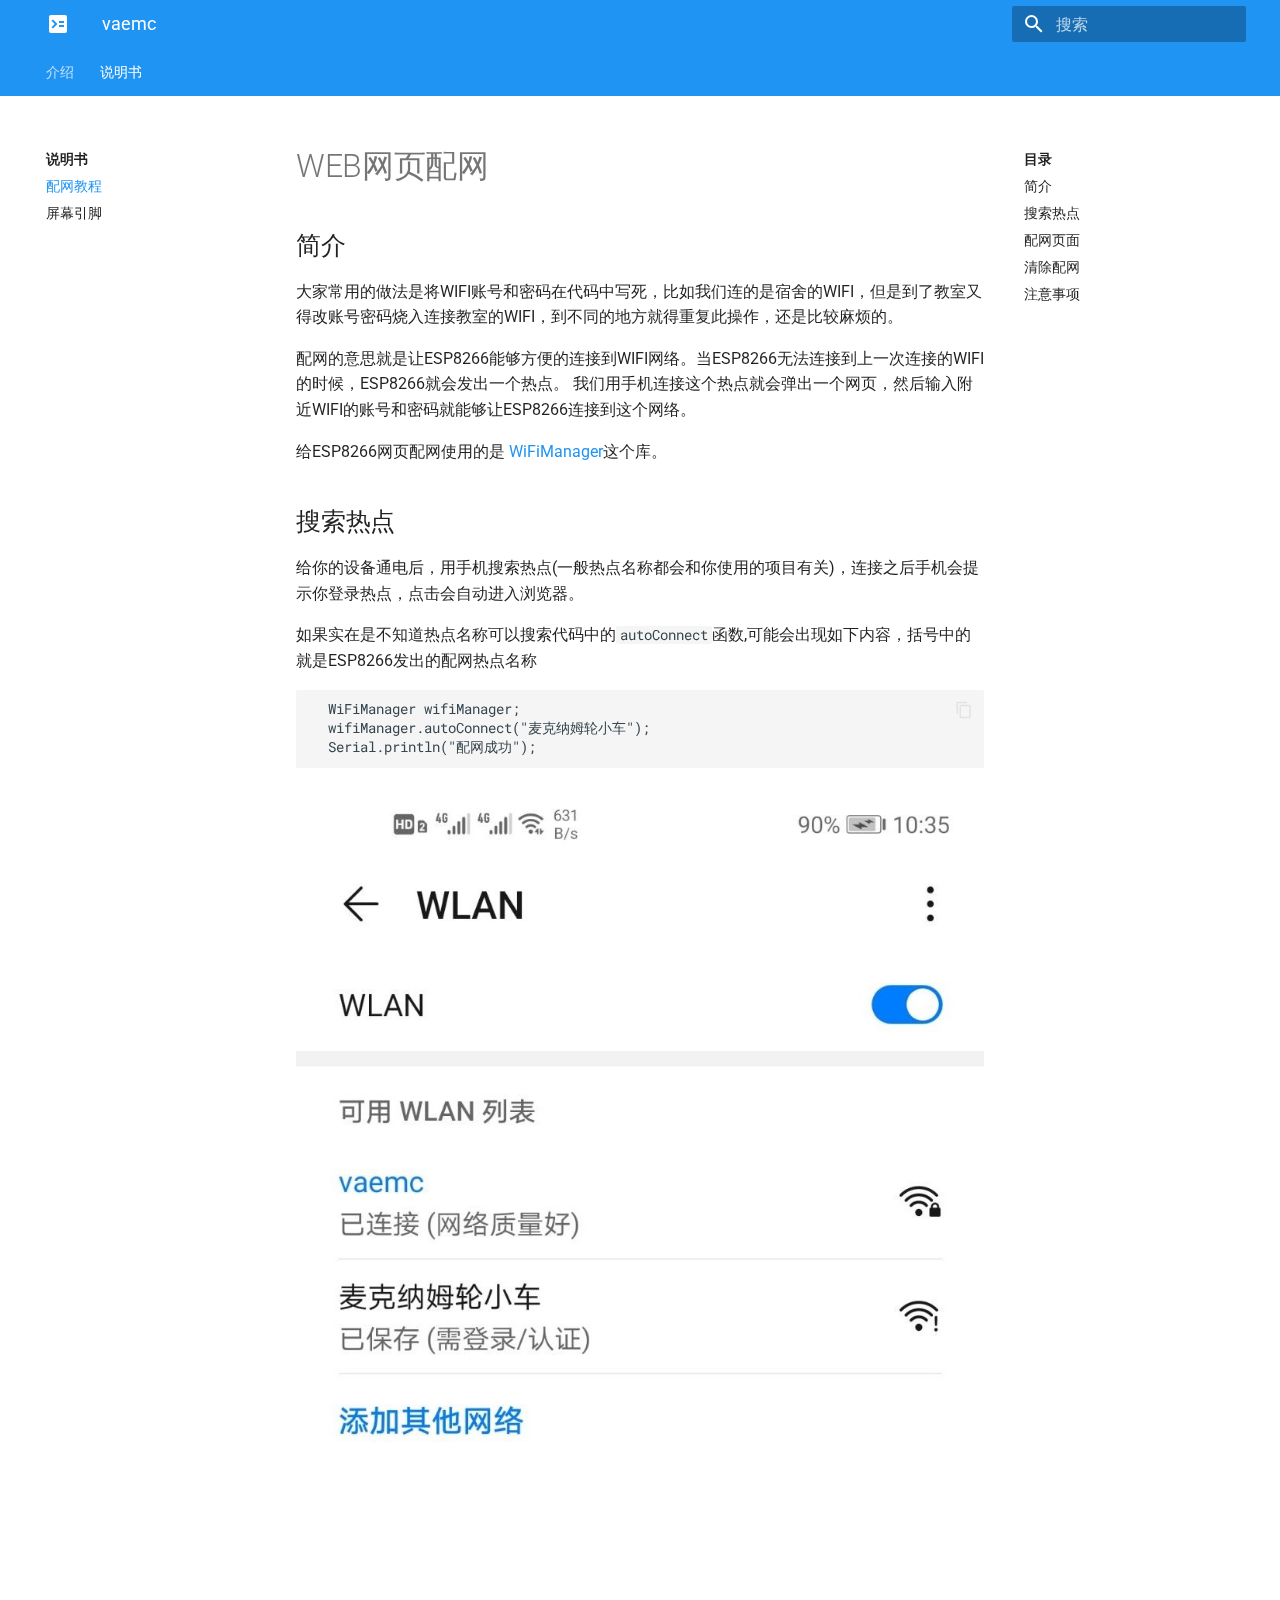
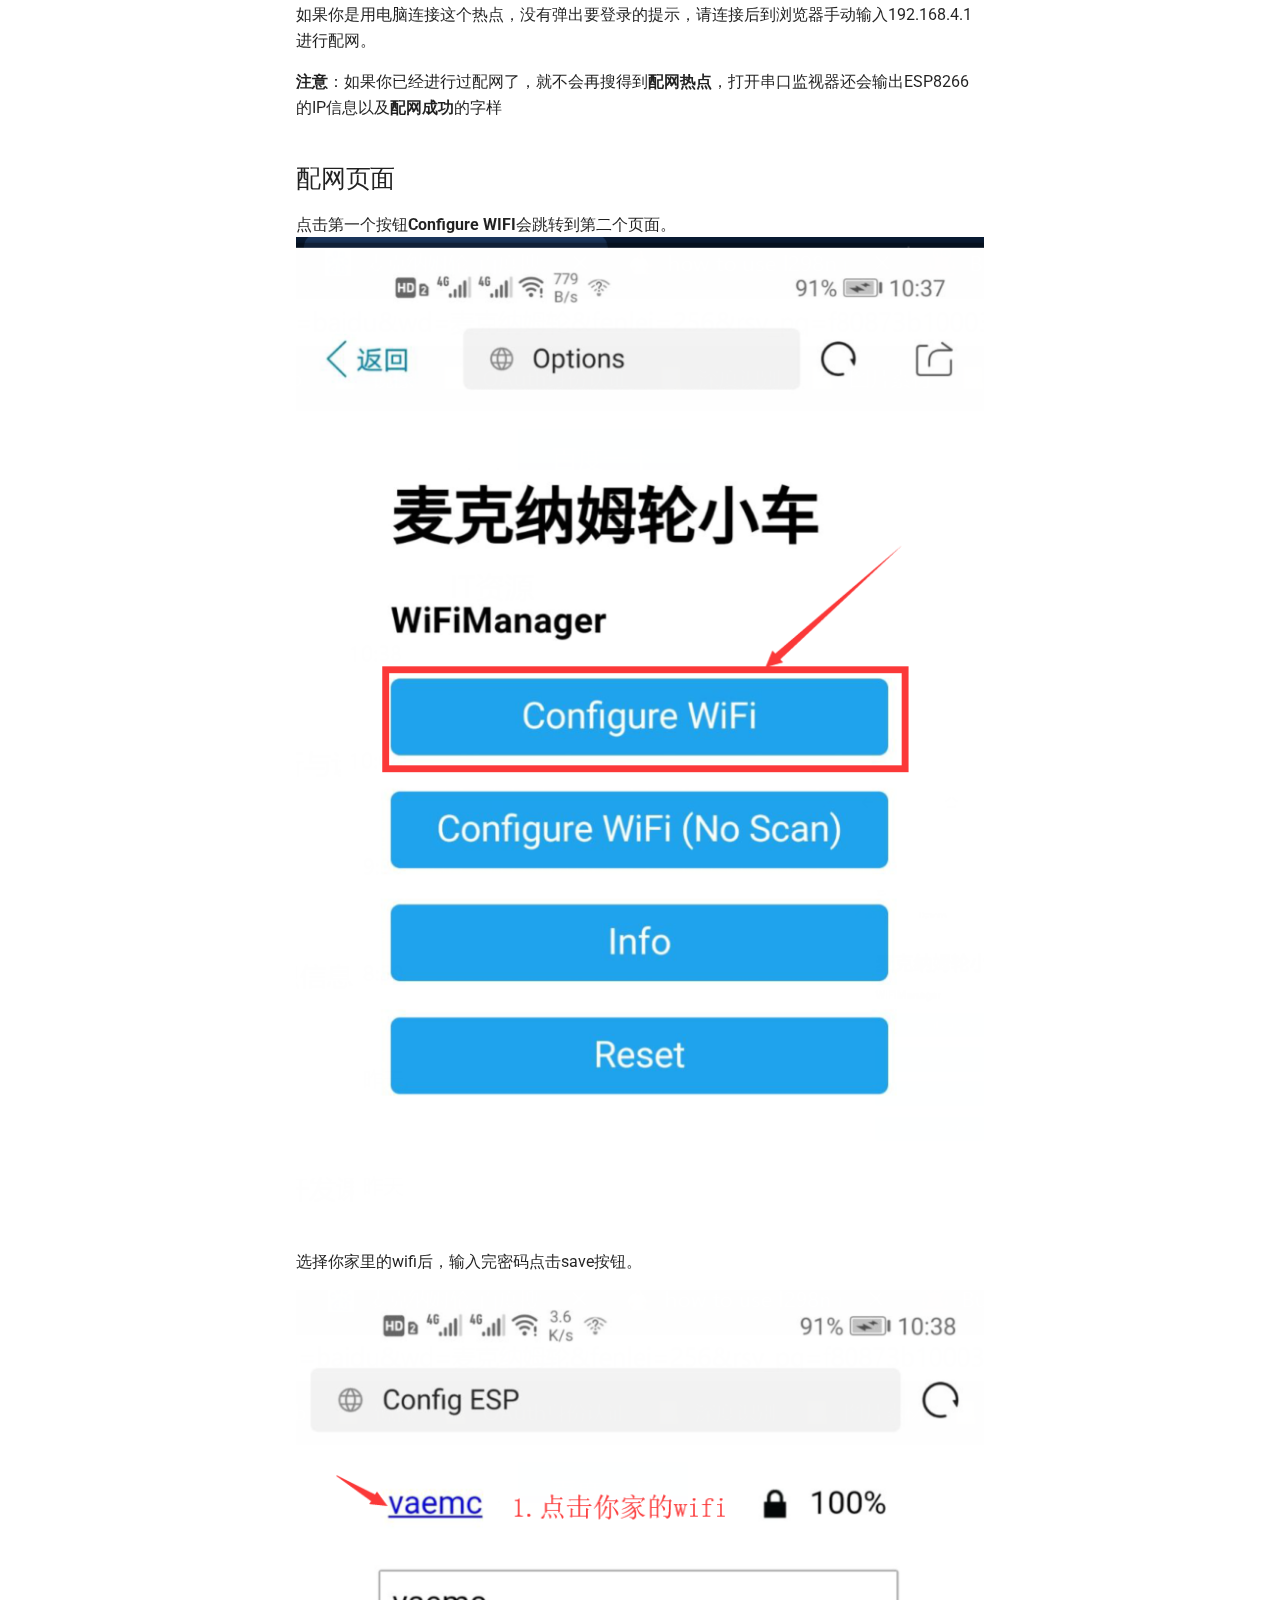
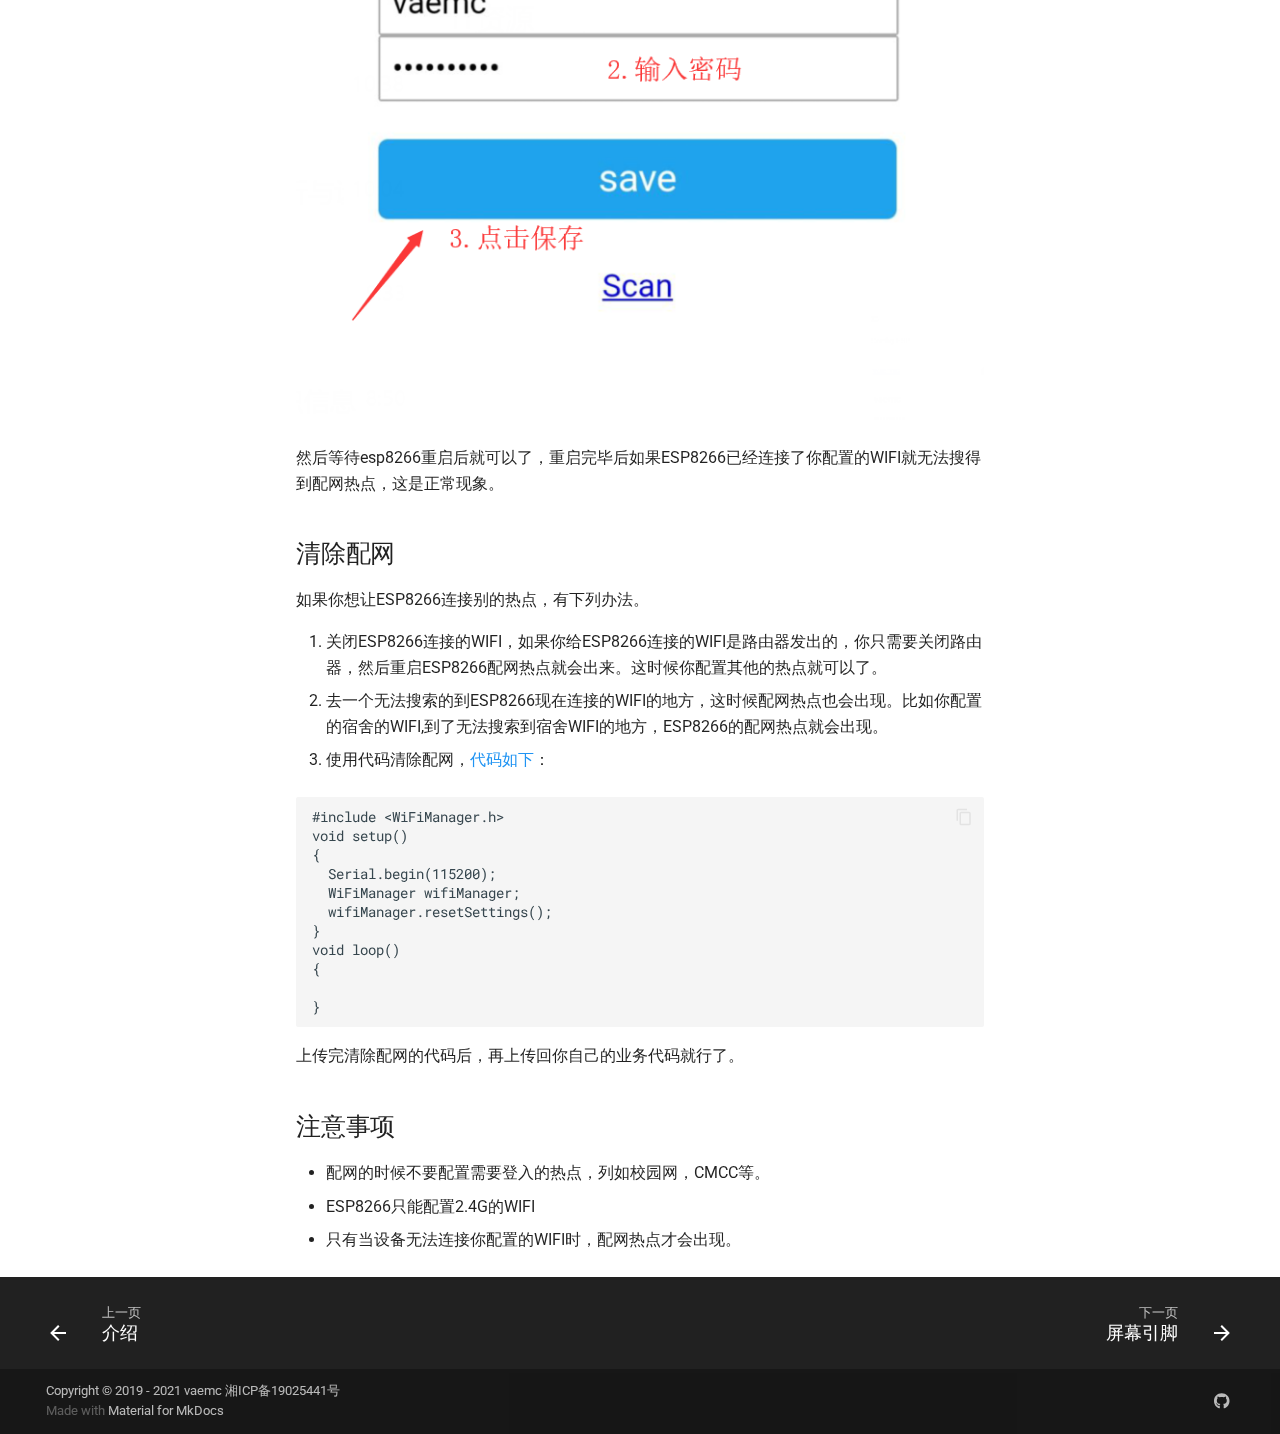
<file: iot_doc/web_wifi_config/index.html>
<!doctype html>
<html lang="zh" class="no-js">
  <head>
    
      <meta charset="utf-8">
      <meta name="viewport" content="width=device-width,initial-scale=1">
      
      
      
      
      <link rel="icon" href="../../assets/images/favicon.png">
      <meta name="generator" content="mkdocs-1.1.2, mkdocs-material-7.1.5">
    
    
      
        <title>配网教程 - vaemc</title>
      
    
    
      <link rel="stylesheet" href="../../assets/stylesheets/main.bde7dde4.min.css">
      
        
        <link rel="stylesheet" href="../../assets/stylesheets/palette.ef6f36e2.min.css">
        
          
          
          <meta name="theme-color" content="#2094f3">
        
      
    
    
    
      
        
        <link rel="preconnect" href="https://fonts.gstatic.com" crossorigin>
        <link rel="stylesheet" href="https://fonts.googleapis.com/css?family=Roboto:300,400,400i,700%7CRoboto+Mono&display=fallback">
        <style>:root{--md-text-font-family:"Roboto";--md-code-font-family:"Roboto Mono"}</style>
      
    
    
    
    
      
    
    
  </head>
  
  
    
    
    
    
    
    <body dir="ltr" data-md-color-scheme="" data-md-color-primary="blue" data-md-color-accent="pink">
  
    
    <script>function __prefix(e){return new URL("../..",location).pathname+"."+e}function __get(e,t=localStorage){return JSON.parse(t.getItem(__prefix(e)))}</script>
    
    <input class="md-toggle" data-md-toggle="drawer" type="checkbox" id="__drawer" autocomplete="off">
    <input class="md-toggle" data-md-toggle="search" type="checkbox" id="__search" autocomplete="off">
    <label class="md-overlay" for="__drawer"></label>
    <div data-md-component="skip">
      
        
        <a href="#web" class="md-skip">
          跳转至
        </a>
      
    </div>
    <div data-md-component="announce">
      
    </div>
    
      <header class="md-header" data-md-component="header">
  <nav class="md-header__inner md-grid" aria-label="Header">
    <a href="../.." title="vaemc" class="md-header__button md-logo" aria-label="vaemc" data-md-component="logo">
      
  <img src="../../images/logo.svg" alt="logo">

    </a>
    <label class="md-header__button md-icon" for="__drawer">
      <svg xmlns="http://www.w3.org/2000/svg" viewBox="0 0 24 24"><path d="M3 6h18v2H3V6m0 5h18v2H3v-2m0 5h18v2H3v-2z"/></svg>
    </label>
    <div class="md-header__title" data-md-component="header-title">
      <div class="md-header__ellipsis">
        <div class="md-header__topic">
          <span class="md-ellipsis">
            vaemc
          </span>
        </div>
        <div class="md-header__topic" data-md-component="header-topic">
          <span class="md-ellipsis">
            
              配网教程
            
          </span>
        </div>
      </div>
    </div>
    
    
    
      <label class="md-header__button md-icon" for="__search">
        <svg xmlns="http://www.w3.org/2000/svg" viewBox="0 0 24 24"><path d="M9.5 3A6.5 6.5 0 0 1 16 9.5c0 1.61-.59 3.09-1.56 4.23l.27.27h.79l5 5-1.5 1.5-5-5v-.79l-.27-.27A6.516 6.516 0 0 1 9.5 16 6.5 6.5 0 0 1 3 9.5 6.5 6.5 0 0 1 9.5 3m0 2C7 5 5 7 5 9.5S7 14 9.5 14 14 12 14 9.5 12 5 9.5 5z"/></svg>
      </label>
      
<div class="md-search" data-md-component="search" role="dialog">
  <label class="md-search__overlay" for="__search"></label>
  <div class="md-search__inner" role="search">
    <form class="md-search__form" name="search">
      <input type="text" class="md-search__input" name="query" aria-label="搜索" placeholder="搜索" autocapitalize="off" autocorrect="off" autocomplete="off" spellcheck="false" data-md-component="search-query" data-md-state="active" required>
      <label class="md-search__icon md-icon" for="__search">
        <svg xmlns="http://www.w3.org/2000/svg" viewBox="0 0 24 24"><path d="M9.5 3A6.5 6.5 0 0 1 16 9.5c0 1.61-.59 3.09-1.56 4.23l.27.27h.79l5 5-1.5 1.5-5-5v-.79l-.27-.27A6.516 6.516 0 0 1 9.5 16 6.5 6.5 0 0 1 3 9.5 6.5 6.5 0 0 1 9.5 3m0 2C7 5 5 7 5 9.5S7 14 9.5 14 14 12 14 9.5 12 5 9.5 5z"/></svg>
        <svg xmlns="http://www.w3.org/2000/svg" viewBox="0 0 24 24"><path d="M20 11v2H8l5.5 5.5-1.42 1.42L4.16 12l7.92-7.92L13.5 5.5 8 11h12z"/></svg>
      </label>
      <button type="reset" class="md-search__icon md-icon" aria-label="Clear" tabindex="-1">
        <svg xmlns="http://www.w3.org/2000/svg" viewBox="0 0 24 24"><path d="M19 6.41 17.59 5 12 10.59 6.41 5 5 6.41 10.59 12 5 17.59 6.41 19 12 13.41 17.59 19 19 17.59 13.41 12 19 6.41z"/></svg>
      </button>
    </form>
    <div class="md-search__output">
      <div class="md-search__scrollwrap" data-md-scrollfix>
        <div class="md-search-result" data-md-component="search-result">
          <div class="md-search-result__meta">
            正在初始化搜索引擎
          </div>
          <ol class="md-search-result__list"></ol>
        </div>
      </div>
    </div>
  </div>
</div>
    
    
  </nav>
</header>
    
    <div class="md-container" data-md-component="container">
      
      
        
          
<nav class="md-tabs" aria-label="Tabs" data-md-component="tabs">
  <div class="md-tabs__inner md-grid">
    <ul class="md-tabs__list">
      
        
  
  


  <li class="md-tabs__item">
    <a href="../.." class="md-tabs__link">
      介绍
    </a>
  </li>

      
        
  
  
    
  


  
  
  
    <li class="md-tabs__item">
      <a href="./" class="md-tabs__link md-tabs__link--active">
        说明书
      </a>
    </li>
  

      
    </ul>
  </div>
</nav>
        
      
      <main class="md-main" data-md-component="main">
        <div class="md-main__inner md-grid">
          
            
              
              <div class="md-sidebar md-sidebar--primary" data-md-component="sidebar" data-md-type="navigation" >
                <div class="md-sidebar__scrollwrap">
                  <div class="md-sidebar__inner">
                    

  


<nav class="md-nav md-nav--primary md-nav--lifted" aria-label="Navigation" data-md-level="0">
  <label class="md-nav__title" for="__drawer">
    <a href="../.." title="vaemc" class="md-nav__button md-logo" aria-label="vaemc" data-md-component="logo">
      
  <img src="../../images/logo.svg" alt="logo">

    </a>
    vaemc
  </label>
  
  <ul class="md-nav__list" data-md-scrollfix>
    
      
      
      

  
  
  
    <li class="md-nav__item">
      <a href="../.." class="md-nav__link">
        介绍
      </a>
    </li>
  

    
      
      
      

  
  
    
  
  
    
    <li class="md-nav__item md-nav__item--active md-nav__item--nested">
      
      
        <input class="md-nav__toggle md-toggle" data-md-toggle="__nav_2" type="checkbox" id="__nav_2" checked>
      
      <label class="md-nav__link" for="__nav_2">
        说明书
        <span class="md-nav__icon md-icon"></span>
      </label>
      <nav class="md-nav" aria-label="说明书" data-md-level="1">
        <label class="md-nav__title" for="__nav_2">
          <span class="md-nav__icon md-icon"></span>
          说明书
        </label>
        <ul class="md-nav__list" data-md-scrollfix>
          
            
  
  
    
  
  
    <li class="md-nav__item md-nav__item--active">
      
      <input class="md-nav__toggle md-toggle" data-md-toggle="toc" type="checkbox" id="__toc">
      
      
        
      
      
        <label class="md-nav__link md-nav__link--active" for="__toc">
          配网教程
          <span class="md-nav__icon md-icon"></span>
        </label>
      
      <a href="./" class="md-nav__link md-nav__link--active">
        配网教程
      </a>
      
        
<nav class="md-nav md-nav--secondary" aria-label="目录">
  
  
  
    
  
  
    <label class="md-nav__title" for="__toc">
      <span class="md-nav__icon md-icon"></span>
      目录
    </label>
    <ul class="md-nav__list" data-md-component="toc" data-md-scrollfix>
      
        <li class="md-nav__item">
  <a href="#_1" class="md-nav__link">
    简介
  </a>
  
</li>
      
        <li class="md-nav__item">
  <a href="#_2" class="md-nav__link">
    搜索热点
  </a>
  
</li>
      
        <li class="md-nav__item">
  <a href="#_3" class="md-nav__link">
    配网页面
  </a>
  
</li>
      
        <li class="md-nav__item">
  <a href="#_4" class="md-nav__link">
    清除配网
  </a>
  
</li>
      
        <li class="md-nav__item">
  <a href="#_5" class="md-nav__link">
    注意事项
  </a>
  
</li>
      
    </ul>
  
</nav>
      
    </li>
  

          
            
  
  
  
    <li class="md-nav__item">
      <a href="../%E5%B1%8F%E5%B9%95%E5%BC%95%E8%84%9A/" class="md-nav__link">
        屏幕引脚
      </a>
    </li>
  

          
        </ul>
      </nav>
    </li>
  

    
  </ul>
</nav>
                  </div>
                </div>
              </div>
            
            
              
              <div class="md-sidebar md-sidebar--secondary" data-md-component="sidebar" data-md-type="toc" >
                <div class="md-sidebar__scrollwrap">
                  <div class="md-sidebar__inner">
                    
<nav class="md-nav md-nav--secondary" aria-label="目录">
  
  
  
    
  
  
    <label class="md-nav__title" for="__toc">
      <span class="md-nav__icon md-icon"></span>
      目录
    </label>
    <ul class="md-nav__list" data-md-component="toc" data-md-scrollfix>
      
        <li class="md-nav__item">
  <a href="#_1" class="md-nav__link">
    简介
  </a>
  
</li>
      
        <li class="md-nav__item">
  <a href="#_2" class="md-nav__link">
    搜索热点
  </a>
  
</li>
      
        <li class="md-nav__item">
  <a href="#_3" class="md-nav__link">
    配网页面
  </a>
  
</li>
      
        <li class="md-nav__item">
  <a href="#_4" class="md-nav__link">
    清除配网
  </a>
  
</li>
      
        <li class="md-nav__item">
  <a href="#_5" class="md-nav__link">
    注意事项
  </a>
  
</li>
      
    </ul>
  
</nav>
                  </div>
                </div>
              </div>
            
          
          <div class="md-content" data-md-component="content">
            <article class="md-content__inner md-typeset">
              
                
                
                <h1 id="web">WEB网页配网</h1>
<h2 id="_1">简介</h2>
<p>大家常用的做法是将WIFI账号和密码在代码中写死，比如我们连的是宿舍的WIFI，但是到了教室又得改账号密码烧入连接教室的WIFI，到不同的地方就得重复此操作，还是比较麻烦的。</p>
<p>配网的意思就是让ESP8266能够方便的连接到WIFI网络。当ESP8266无法连接到上一次连接的WIFI的时候，ESP8266就会发出一个热点。
我们用手机连接这个热点就会弹出一个网页，然后输入附近WIFI的账号和密码就能够让ESP8266连接到这个网络。</p>
<p>给ESP8266网页配网使用的是 <a href="https://github.com/tzapu/WiFiManager">WiFiManager</a>这个库。</p>
<h2 id="_2">搜索热点</h2>
<p>给你的设备通电后，用手机搜索热点(一般热点名称都会和你使用的项目有关)，连接之后手机会提示你登录热点，点击会自动进入浏览器。</p>
<p>如果实在是不知道热点名称可以搜索代码中的<code>autoConnect</code>函数,可能会出现如下内容，括号中的就是ESP8266发出的配网热点名称</p>
<pre><code>  WiFiManager wifiManager;
  wifiManager.autoConnect(&quot;麦克纳姆轮小车&quot;);
  Serial.println(&quot;配网成功&quot;);
</code></pre>
<p><img alt="1" src="./../../images/1.jpg" title="图片" /></p>
<p>如果你是用电脑连接这个热点，没有弹出要登录的提示，请连接后到浏览器手动输入192.168.4.1进行配网。</p>
<p><strong>注意</strong>：如果你已经进行过配网了，就不会再搜得到<strong>配网热点</strong>，打开串口监视器还会输出ESP8266的IP信息以及<strong>配网成功</strong>的字样</p>
<h2 id="_3">配网页面</h2>
<p>点击第一个按钮<strong>Configure WIFI</strong>会跳转到第二个页面。
<img alt="2" src="./../../images/2.png" title="图片" /></p>
<p>选择你家里的wifi后，输入完密码点击save按钮。</p>
<p><img alt="3" src="./../../images/3.png" title="图片" /></p>
<p>然后等待esp8266重启后就可以了，重启完毕后如果ESP8266已经连接了你配置的WIFI就无法搜得到配网热点，这是正常现象。</p>
<h2 id="_4">清除配网</h2>
<p>如果你想让ESP8266连接别的热点，有下列办法。</p>
<ol>
<li>关闭ESP8266连接的WIFI，如果你给ESP8266连接的WIFI是路由器发出的，你只需要关闭路由器，然后重启ESP8266配网热点就会出来。这时候你配置其他的热点就可以了。</li>
<li>
<p>去一个无法搜索的到ESP8266现在连接的WIFI的地方，这时候配网热点也会出现。比如你配置的宿舍的WIFI,到了无法搜索到宿舍WIFI的地方，ESP8266的配网热点就会出现。</p>
</li>
<li>
<p>使用代码清除配网，<a href="https://github.com/tzapu/WiFiManager/wiki/API-reference#void-wifimanagerresetsettings">代码如下</a>：</p>
</li>
</ol>
<pre><code>#include &lt;WiFiManager.h&gt;
void setup()
{
  Serial.begin(115200);
  WiFiManager wifiManager;
  wifiManager.resetSettings();
}
void loop()
{

}
</code></pre>
<p>上传完清除配网的代码后，再上传回你自己的业务代码就行了。</p>
<h2 id="_5">注意事项</h2>
<ul>
<li>配网的时候不要配置需要登入的热点，列如校园网，CMCC等。</li>
<li>ESP8266只能配置2.4G的WIFI</li>
<li>只有当设备无法连接你配置的WIFI时，配网热点才会出现。</li>
</ul>
                
              
              
                


              
            </article>
          </div>
        </div>
        
      </main>
      
        
<footer class="md-footer">
  
    <nav class="md-footer__inner md-grid" aria-label="Footer">
      
        <a href="../.." class="md-footer__link md-footer__link--prev" rel="prev">
          <div class="md-footer__button md-icon">
            <svg xmlns="http://www.w3.org/2000/svg" viewBox="0 0 24 24"><path d="M20 11v2H8l5.5 5.5-1.42 1.42L4.16 12l7.92-7.92L13.5 5.5 8 11h12z"/></svg>
          </div>
          <div class="md-footer__title">
            <div class="md-ellipsis">
              <span class="md-footer__direction">
                上一页
              </span>
              介绍
            </div>
          </div>
        </a>
      
      
        <a href="../%E5%B1%8F%E5%B9%95%E5%BC%95%E8%84%9A/" class="md-footer__link md-footer__link--next" rel="next">
          <div class="md-footer__title">
            <div class="md-ellipsis">
              <span class="md-footer__direction">
                下一页
              </span>
              屏幕引脚
            </div>
          </div>
          <div class="md-footer__button md-icon">
            <svg xmlns="http://www.w3.org/2000/svg" viewBox="0 0 24 24"><path d="M4 11v2h12l-5.5 5.5 1.42 1.42L19.84 12l-7.92-7.92L10.5 5.5 16 11H4z"/></svg>
          </div>
        </a>
      
    </nav>
  
  <div class="md-footer-meta md-typeset">
    <div class="md-footer-meta__inner md-grid">
      <div class="md-footer-copyright">
        
          <div class="md-footer-copyright__highlight">
            Copyright &copy; 2019 - 2021 vaemc 湘ICP备19025441号
          </div>
        
        Made with
        <a href="https://squidfunk.github.io/mkdocs-material/" target="_blank" rel="noopener">
          Material for MkDocs
        </a>
        
      </div>
      
  <div class="md-footer-social">
    
      
      
      <a href="https://github.com/vaemc" target="_blank" rel="noopener" title="github" class="md-footer-social__link">
        <svg xmlns="http://www.w3.org/2000/svg" viewBox="0 0 496 512"><path d="M165.9 397.4c0 2-2.3 3.6-5.2 3.6-3.3.3-5.6-1.3-5.6-3.6 0-2 2.3-3.6 5.2-3.6 3-.3 5.6 1.3 5.6 3.6zm-31.1-4.5c-.7 2 1.3 4.3 4.3 4.9 2.6 1 5.6 0 6.2-2s-1.3-4.3-4.3-5.2c-2.6-.7-5.5.3-6.2 2.3zm44.2-1.7c-2.9.7-4.9 2.6-4.6 4.9.3 2 2.9 3.3 5.9 2.6 2.9-.7 4.9-2.6 4.6-4.6-.3-1.9-3-3.2-5.9-2.9zM244.8 8C106.1 8 0 113.3 0 252c0 110.9 69.8 205.8 169.5 239.2 12.8 2.3 17.3-5.6 17.3-12.1 0-6.2-.3-40.4-.3-61.4 0 0-70 15-84.7-29.8 0 0-11.4-29.1-27.8-36.6 0 0-22.9-15.7 1.6-15.4 0 0 24.9 2 38.6 25.8 21.9 38.6 58.6 27.5 72.9 20.9 2.3-16 8.8-27.1 16-33.7-55.9-6.2-112.3-14.3-112.3-110.5 0-27.5 7.6-41.3 23.6-58.9-2.6-6.5-11.1-33.3 2.6-67.9 20.9-6.5 69 27 69 27 20-5.6 41.5-8.5 62.8-8.5s42.8 2.9 62.8 8.5c0 0 48.1-33.6 69-27 13.7 34.7 5.2 61.4 2.6 67.9 16 17.7 25.8 31.5 25.8 58.9 0 96.5-58.9 104.2-114.8 110.5 9.2 7.9 17 22.9 17 46.4 0 33.7-.3 75.4-.3 83.6 0 6.5 4.6 14.4 17.3 12.1C428.2 457.8 496 362.9 496 252 496 113.3 383.5 8 244.8 8zM97.2 352.9c-1.3 1-1 3.3.7 5.2 1.6 1.6 3.9 2.3 5.2 1 1.3-1 1-3.3-.7-5.2-1.6-1.6-3.9-2.3-5.2-1zm-10.8-8.1c-.7 1.3.3 2.9 2.3 3.9 1.6 1 3.6.7 4.3-.7.7-1.3-.3-2.9-2.3-3.9-2-.6-3.6-.3-4.3.7zm32.4 35.6c-1.6 1.3-1 4.3 1.3 6.2 2.3 2.3 5.2 2.6 6.5 1 1.3-1.3.7-4.3-1.3-6.2-2.2-2.3-5.2-2.6-6.5-1zm-11.4-14.7c-1.6 1-1.6 3.6 0 5.9 1.6 2.3 4.3 3.3 5.6 2.3 1.6-1.3 1.6-3.9 0-6.2-1.4-2.3-4-3.3-5.6-2z"/></svg>
      </a>
    
  </div>

    </div>
  </div>
</footer>
      
    </div>
    <div class="md-dialog" data-md-component="dialog">
      <div class="md-dialog__inner md-typeset"></div>
    </div>
    <script id="__config" type="application/json">{"base": "../..", "features": ["navigation.tabs", "navigation.tabs.sticky"], "translations": {"clipboard.copy": "\u590d\u5236", "clipboard.copied": "\u5df2\u590d\u5236", "search.config.lang": "ja", "search.config.pipeline": "trimmer, stemmer", "search.config.separator": "[\\uff0c\\u3002]+", "search.placeholder": "\u641c\u7d22", "search.result.placeholder": "\u952e\u5165\u4ee5\u5f00\u59cb\u641c\u7d22", "search.result.none": "\u6ca1\u6709\u627e\u5230\u7b26\u5408\u6761\u4ef6\u7684\u7ed3\u679c", "search.result.one": "\u627e\u5230 1 \u4e2a\u7b26\u5408\u6761\u4ef6\u7684\u7ed3\u679c", "search.result.other": "# \u4e2a\u7b26\u5408\u6761\u4ef6\u7684\u7ed3\u679c", "search.result.more.one": "1 more on this page", "search.result.more.other": "# more on this page", "search.result.term.missing": "Missing"}, "search": "../../assets/javascripts/workers/search.d351de03.min.js", "version": null}</script>
    
    
      <script src="../../assets/javascripts/bundle.a1609d9a.min.js"></script>
      
    
  </body>
</html>
</file>
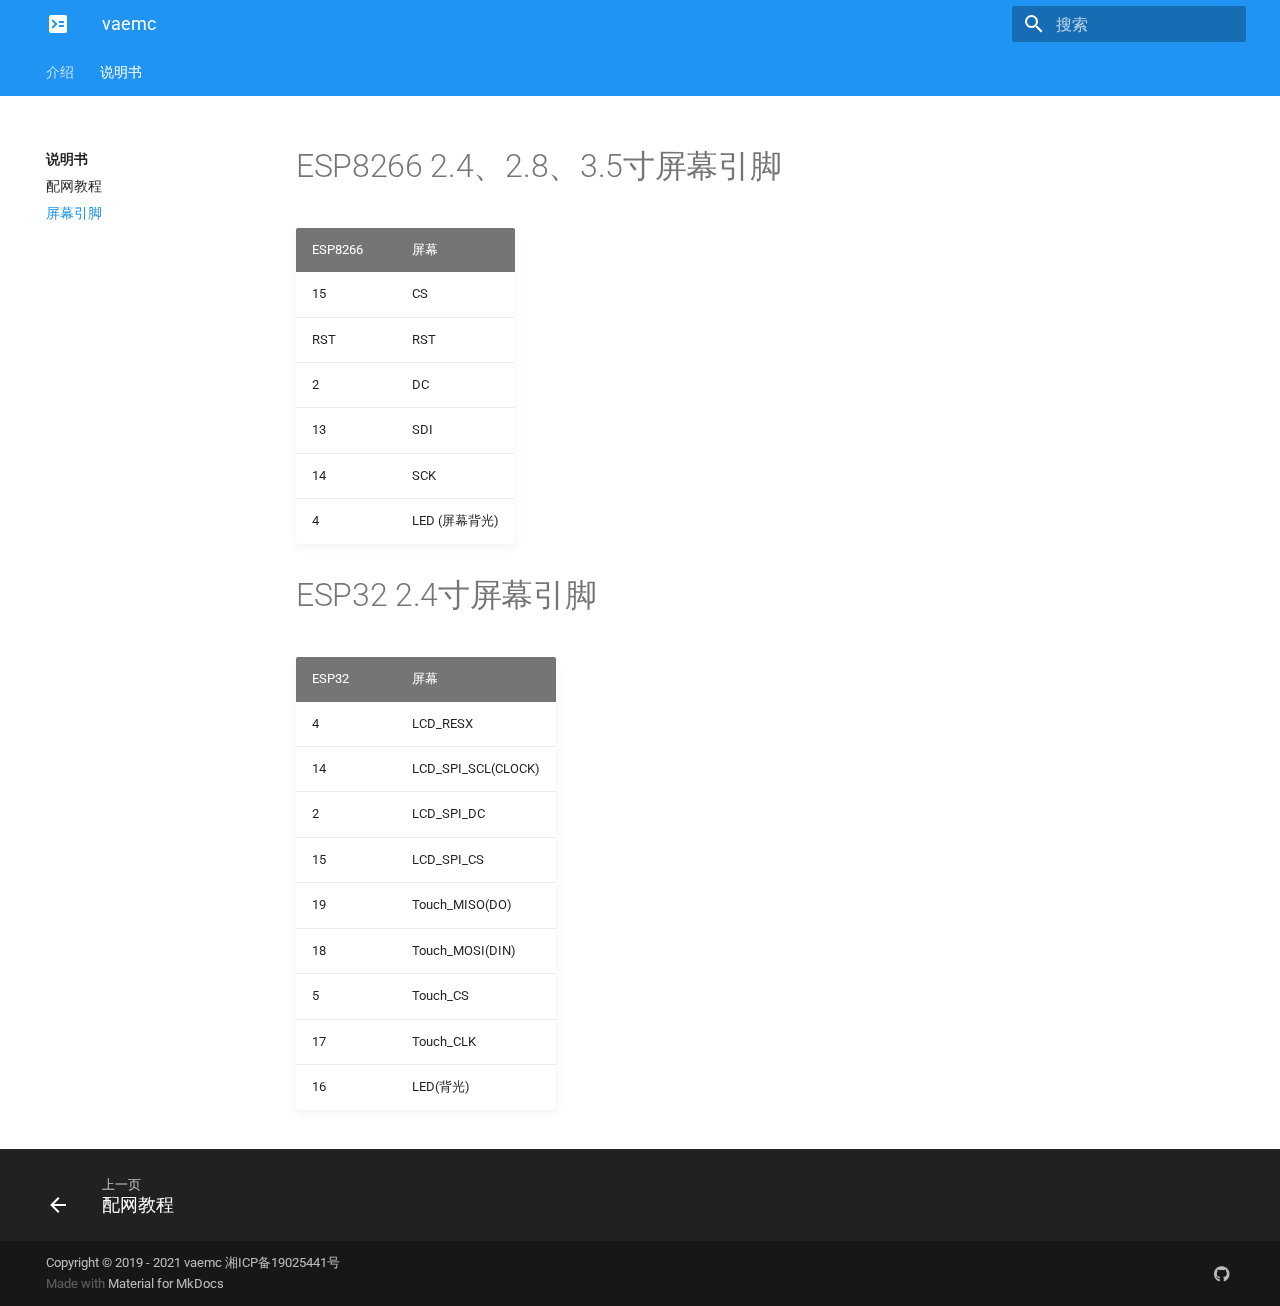
<file: iot_doc/屏幕引脚/index.html>
<!doctype html>
<html lang="zh" class="no-js">
  <head>
    
      <meta charset="utf-8">
      <meta name="viewport" content="width=device-width,initial-scale=1">
      
      
      
      
      <link rel="icon" href="../../assets/images/favicon.png">
      <meta name="generator" content="mkdocs-1.1.2, mkdocs-material-7.1.5">
    
    
      
        <title>屏幕引脚 - vaemc</title>
      
    
    
      <link rel="stylesheet" href="../../assets/stylesheets/main.bde7dde4.min.css">
      
        
        <link rel="stylesheet" href="../../assets/stylesheets/palette.ef6f36e2.min.css">
        
          
          
          <meta name="theme-color" content="#2094f3">
        
      
    
    
    
      
        
        <link rel="preconnect" href="https://fonts.gstatic.com" crossorigin>
        <link rel="stylesheet" href="https://fonts.googleapis.com/css?family=Roboto:300,400,400i,700%7CRoboto+Mono&display=fallback">
        <style>:root{--md-text-font-family:"Roboto";--md-code-font-family:"Roboto Mono"}</style>
      
    
    
    
    
      
    
    
  </head>
  
  
    
    
    
    
    
    <body dir="ltr" data-md-color-scheme="" data-md-color-primary="blue" data-md-color-accent="pink">
  
    
    <script>function __prefix(e){return new URL("../..",location).pathname+"."+e}function __get(e,t=localStorage){return JSON.parse(t.getItem(__prefix(e)))}</script>
    
    <input class="md-toggle" data-md-toggle="drawer" type="checkbox" id="__drawer" autocomplete="off">
    <input class="md-toggle" data-md-toggle="search" type="checkbox" id="__search" autocomplete="off">
    <label class="md-overlay" for="__drawer"></label>
    <div data-md-component="skip">
      
        
        <a href="#esp8266-242835" class="md-skip">
          跳转至
        </a>
      
    </div>
    <div data-md-component="announce">
      
    </div>
    
      <header class="md-header" data-md-component="header">
  <nav class="md-header__inner md-grid" aria-label="Header">
    <a href="../.." title="vaemc" class="md-header__button md-logo" aria-label="vaemc" data-md-component="logo">
      
  <img src="../../images/logo.svg" alt="logo">

    </a>
    <label class="md-header__button md-icon" for="__drawer">
      <svg xmlns="http://www.w3.org/2000/svg" viewBox="0 0 24 24"><path d="M3 6h18v2H3V6m0 5h18v2H3v-2m0 5h18v2H3v-2z"/></svg>
    </label>
    <div class="md-header__title" data-md-component="header-title">
      <div class="md-header__ellipsis">
        <div class="md-header__topic">
          <span class="md-ellipsis">
            vaemc
          </span>
        </div>
        <div class="md-header__topic" data-md-component="header-topic">
          <span class="md-ellipsis">
            
              屏幕引脚
            
          </span>
        </div>
      </div>
    </div>
    
    
    
      <label class="md-header__button md-icon" for="__search">
        <svg xmlns="http://www.w3.org/2000/svg" viewBox="0 0 24 24"><path d="M9.5 3A6.5 6.5 0 0 1 16 9.5c0 1.61-.59 3.09-1.56 4.23l.27.27h.79l5 5-1.5 1.5-5-5v-.79l-.27-.27A6.516 6.516 0 0 1 9.5 16 6.5 6.5 0 0 1 3 9.5 6.5 6.5 0 0 1 9.5 3m0 2C7 5 5 7 5 9.5S7 14 9.5 14 14 12 14 9.5 12 5 9.5 5z"/></svg>
      </label>
      
<div class="md-search" data-md-component="search" role="dialog">
  <label class="md-search__overlay" for="__search"></label>
  <div class="md-search__inner" role="search">
    <form class="md-search__form" name="search">
      <input type="text" class="md-search__input" name="query" aria-label="搜索" placeholder="搜索" autocapitalize="off" autocorrect="off" autocomplete="off" spellcheck="false" data-md-component="search-query" data-md-state="active" required>
      <label class="md-search__icon md-icon" for="__search">
        <svg xmlns="http://www.w3.org/2000/svg" viewBox="0 0 24 24"><path d="M9.5 3A6.5 6.5 0 0 1 16 9.5c0 1.61-.59 3.09-1.56 4.23l.27.27h.79l5 5-1.5 1.5-5-5v-.79l-.27-.27A6.516 6.516 0 0 1 9.5 16 6.5 6.5 0 0 1 3 9.5 6.5 6.5 0 0 1 9.5 3m0 2C7 5 5 7 5 9.5S7 14 9.5 14 14 12 14 9.5 12 5 9.5 5z"/></svg>
        <svg xmlns="http://www.w3.org/2000/svg" viewBox="0 0 24 24"><path d="M20 11v2H8l5.5 5.5-1.42 1.42L4.16 12l7.92-7.92L13.5 5.5 8 11h12z"/></svg>
      </label>
      <button type="reset" class="md-search__icon md-icon" aria-label="Clear" tabindex="-1">
        <svg xmlns="http://www.w3.org/2000/svg" viewBox="0 0 24 24"><path d="M19 6.41 17.59 5 12 10.59 6.41 5 5 6.41 10.59 12 5 17.59 6.41 19 12 13.41 17.59 19 19 17.59 13.41 12 19 6.41z"/></svg>
      </button>
    </form>
    <div class="md-search__output">
      <div class="md-search__scrollwrap" data-md-scrollfix>
        <div class="md-search-result" data-md-component="search-result">
          <div class="md-search-result__meta">
            正在初始化搜索引擎
          </div>
          <ol class="md-search-result__list"></ol>
        </div>
      </div>
    </div>
  </div>
</div>
    
    
  </nav>
</header>
    
    <div class="md-container" data-md-component="container">
      
      
        
          
<nav class="md-tabs" aria-label="Tabs" data-md-component="tabs">
  <div class="md-tabs__inner md-grid">
    <ul class="md-tabs__list">
      
        
  
  


  <li class="md-tabs__item">
    <a href="../.." class="md-tabs__link">
      介绍
    </a>
  </li>

      
        
  
  
    
  


  
  
  
    <li class="md-tabs__item">
      <a href="../web_wifi_config/" class="md-tabs__link md-tabs__link--active">
        说明书
      </a>
    </li>
  

      
    </ul>
  </div>
</nav>
        
      
      <main class="md-main" data-md-component="main">
        <div class="md-main__inner md-grid">
          
            
              
              <div class="md-sidebar md-sidebar--primary" data-md-component="sidebar" data-md-type="navigation" >
                <div class="md-sidebar__scrollwrap">
                  <div class="md-sidebar__inner">
                    

  


<nav class="md-nav md-nav--primary md-nav--lifted" aria-label="Navigation" data-md-level="0">
  <label class="md-nav__title" for="__drawer">
    <a href="../.." title="vaemc" class="md-nav__button md-logo" aria-label="vaemc" data-md-component="logo">
      
  <img src="../../images/logo.svg" alt="logo">

    </a>
    vaemc
  </label>
  
  <ul class="md-nav__list" data-md-scrollfix>
    
      
      
      

  
  
  
    <li class="md-nav__item">
      <a href="../.." class="md-nav__link">
        介绍
      </a>
    </li>
  

    
      
      
      

  
  
    
  
  
    
    <li class="md-nav__item md-nav__item--active md-nav__item--nested">
      
      
        <input class="md-nav__toggle md-toggle" data-md-toggle="__nav_2" type="checkbox" id="__nav_2" checked>
      
      <label class="md-nav__link" for="__nav_2">
        说明书
        <span class="md-nav__icon md-icon"></span>
      </label>
      <nav class="md-nav" aria-label="说明书" data-md-level="1">
        <label class="md-nav__title" for="__nav_2">
          <span class="md-nav__icon md-icon"></span>
          说明书
        </label>
        <ul class="md-nav__list" data-md-scrollfix>
          
            
  
  
  
    <li class="md-nav__item">
      <a href="../web_wifi_config/" class="md-nav__link">
        配网教程
      </a>
    </li>
  

          
            
  
  
    
  
  
    <li class="md-nav__item md-nav__item--active">
      
      <input class="md-nav__toggle md-toggle" data-md-toggle="toc" type="checkbox" id="__toc">
      
      
        
      
      
      <a href="./" class="md-nav__link md-nav__link--active">
        屏幕引脚
      </a>
      
    </li>
  

          
        </ul>
      </nav>
    </li>
  

    
  </ul>
</nav>
                  </div>
                </div>
              </div>
            
            
              
              <div class="md-sidebar md-sidebar--secondary" data-md-component="sidebar" data-md-type="toc" >
                <div class="md-sidebar__scrollwrap">
                  <div class="md-sidebar__inner">
                    
<nav class="md-nav md-nav--secondary" aria-label="目录">
  
  
  
    
  
  
</nav>
                  </div>
                </div>
              </div>
            
          
          <div class="md-content" data-md-component="content">
            <article class="md-content__inner md-typeset">
              
                
                
                <h1 id="esp8266-242835">ESP8266  2.4、2.8、3.5寸屏幕引脚</h1>
<table>
<thead>
<tr>
<th>ESP8266</th>
<th>屏幕</th>
</tr>
</thead>
<tbody>
<tr>
<td>15</td>
<td>CS</td>
</tr>
<tr>
<td>RST</td>
<td>RST</td>
</tr>
<tr>
<td>2</td>
<td>DC</td>
</tr>
<tr>
<td>13</td>
<td>SDI</td>
</tr>
<tr>
<td>14</td>
<td>SCK</td>
</tr>
<tr>
<td>4</td>
<td>LED (屏幕背光)</td>
</tr>
</tbody>
</table>
<h1 id="esp32-24">ESP32  2.4寸屏幕引脚</h1>
<table>
<thead>
<tr>
<th>ESP32</th>
<th>屏幕</th>
</tr>
</thead>
<tbody>
<tr>
<td>4</td>
<td>LCD_RESX</td>
</tr>
<tr>
<td>14</td>
<td>LCD_SPI_SCL(CLOCK)</td>
</tr>
<tr>
<td>2</td>
<td>LCD_SPI_DC</td>
</tr>
<tr>
<td>15</td>
<td>LCD_SPI_CS</td>
</tr>
<tr>
<td>19</td>
<td>Touch_MISO(DO)</td>
</tr>
<tr>
<td>18</td>
<td>Touch_MOSI(DIN)</td>
</tr>
<tr>
<td>5</td>
<td>Touch_CS</td>
</tr>
<tr>
<td>17</td>
<td>Touch_CLK</td>
</tr>
<tr>
<td>16</td>
<td>LED(背光)</td>
</tr>
</tbody>
</table>
                
              
              
                


              
            </article>
          </div>
        </div>
        
      </main>
      
        
<footer class="md-footer">
  
    <nav class="md-footer__inner md-grid" aria-label="Footer">
      
        <a href="../web_wifi_config/" class="md-footer__link md-footer__link--prev" rel="prev">
          <div class="md-footer__button md-icon">
            <svg xmlns="http://www.w3.org/2000/svg" viewBox="0 0 24 24"><path d="M20 11v2H8l5.5 5.5-1.42 1.42L4.16 12l7.92-7.92L13.5 5.5 8 11h12z"/></svg>
          </div>
          <div class="md-footer__title">
            <div class="md-ellipsis">
              <span class="md-footer__direction">
                上一页
              </span>
              配网教程
            </div>
          </div>
        </a>
      
      
    </nav>
  
  <div class="md-footer-meta md-typeset">
    <div class="md-footer-meta__inner md-grid">
      <div class="md-footer-copyright">
        
          <div class="md-footer-copyright__highlight">
            Copyright &copy; 2019 - 2021 vaemc 湘ICP备19025441号
          </div>
        
        Made with
        <a href="https://squidfunk.github.io/mkdocs-material/" target="_blank" rel="noopener">
          Material for MkDocs
        </a>
        
      </div>
      
  <div class="md-footer-social">
    
      
      
      <a href="https://github.com/vaemc" target="_blank" rel="noopener" title="github" class="md-footer-social__link">
        <svg xmlns="http://www.w3.org/2000/svg" viewBox="0 0 496 512"><path d="M165.9 397.4c0 2-2.3 3.6-5.2 3.6-3.3.3-5.6-1.3-5.6-3.6 0-2 2.3-3.6 5.2-3.6 3-.3 5.6 1.3 5.6 3.6zm-31.1-4.5c-.7 2 1.3 4.3 4.3 4.9 2.6 1 5.6 0 6.2-2s-1.3-4.3-4.3-5.2c-2.6-.7-5.5.3-6.2 2.3zm44.2-1.7c-2.9.7-4.9 2.6-4.6 4.9.3 2 2.9 3.3 5.9 2.6 2.9-.7 4.9-2.6 4.6-4.6-.3-1.9-3-3.2-5.9-2.9zM244.8 8C106.1 8 0 113.3 0 252c0 110.9 69.8 205.8 169.5 239.2 12.8 2.3 17.3-5.6 17.3-12.1 0-6.2-.3-40.4-.3-61.4 0 0-70 15-84.7-29.8 0 0-11.4-29.1-27.8-36.6 0 0-22.9-15.7 1.6-15.4 0 0 24.9 2 38.6 25.8 21.9 38.6 58.6 27.5 72.9 20.9 2.3-16 8.8-27.1 16-33.7-55.9-6.2-112.3-14.3-112.3-110.5 0-27.5 7.6-41.3 23.6-58.9-2.6-6.5-11.1-33.3 2.6-67.9 20.9-6.5 69 27 69 27 20-5.6 41.5-8.5 62.8-8.5s42.8 2.9 62.8 8.5c0 0 48.1-33.6 69-27 13.7 34.7 5.2 61.4 2.6 67.9 16 17.7 25.8 31.5 25.8 58.9 0 96.5-58.9 104.2-114.8 110.5 9.2 7.9 17 22.9 17 46.4 0 33.7-.3 75.4-.3 83.6 0 6.5 4.6 14.4 17.3 12.1C428.2 457.8 496 362.9 496 252 496 113.3 383.5 8 244.8 8zM97.2 352.9c-1.3 1-1 3.3.7 5.2 1.6 1.6 3.9 2.3 5.2 1 1.3-1 1-3.3-.7-5.2-1.6-1.6-3.9-2.3-5.2-1zm-10.8-8.1c-.7 1.3.3 2.9 2.3 3.9 1.6 1 3.6.7 4.3-.7.7-1.3-.3-2.9-2.3-3.9-2-.6-3.6-.3-4.3.7zm32.4 35.6c-1.6 1.3-1 4.3 1.3 6.2 2.3 2.3 5.2 2.6 6.5 1 1.3-1.3.7-4.3-1.3-6.2-2.2-2.3-5.2-2.6-6.5-1zm-11.4-14.7c-1.6 1-1.6 3.6 0 5.9 1.6 2.3 4.3 3.3 5.6 2.3 1.6-1.3 1.6-3.9 0-6.2-1.4-2.3-4-3.3-5.6-2z"/></svg>
      </a>
    
  </div>

    </div>
  </div>
</footer>
      
    </div>
    <div class="md-dialog" data-md-component="dialog">
      <div class="md-dialog__inner md-typeset"></div>
    </div>
    <script id="__config" type="application/json">{"base": "../..", "features": ["navigation.tabs", "navigation.tabs.sticky"], "translations": {"clipboard.copy": "\u590d\u5236", "clipboard.copied": "\u5df2\u590d\u5236", "search.config.lang": "ja", "search.config.pipeline": "trimmer, stemmer", "search.config.separator": "[\\uff0c\\u3002]+", "search.placeholder": "\u641c\u7d22", "search.result.placeholder": "\u952e\u5165\u4ee5\u5f00\u59cb\u641c\u7d22", "search.result.none": "\u6ca1\u6709\u627e\u5230\u7b26\u5408\u6761\u4ef6\u7684\u7ed3\u679c", "search.result.one": "\u627e\u5230 1 \u4e2a\u7b26\u5408\u6761\u4ef6\u7684\u7ed3\u679c", "search.result.other": "# \u4e2a\u7b26\u5408\u6761\u4ef6\u7684\u7ed3\u679c", "search.result.more.one": "1 more on this page", "search.result.more.other": "# more on this page", "search.result.term.missing": "Missing"}, "search": "../../assets/javascripts/workers/search.d351de03.min.js", "version": null}</script>
    
    
      <script src="../../assets/javascripts/bundle.a1609d9a.min.js"></script>
      
    
  </body>
</html>
</file>
<file: assets/stylesheets/main.bde7dde4.min.css>
@charset "UTF-8";html{box-sizing:border-box;-webkit-text-size-adjust:none;-ms-text-size-adjust:none;text-size-adjust:none}*,:after,:before{box-sizing:inherit}body{margin:0}a,button,input,label{-webkit-tap-highlight-color:transparent}a{color:inherit;text-decoration:none}hr{border:0;box-sizing:initial;display:block;height:.05rem;overflow:visible;padding:0}small{font-size:80%}sub,sup{line-height:1em}img{border-style:none}table{border-collapse:initial;border-spacing:0}td,th{font-weight:400;vertical-align:top}button{background:transparent;border:0;font-family:inherit;font-size:inherit;margin:0;padding:0}input{border:0;outline:none}:root{--md-default-fg-color:rgba(0,0,0,0.87);--md-default-fg-color--light:rgba(0,0,0,0.54);--md-default-fg-color--lighter:rgba(0,0,0,0.32);--md-default-fg-color--lightest:rgba(0,0,0,0.07);--md-default-bg-color:#fff;--md-default-bg-color--light:hsla(0,0%,100%,0.7);--md-default-bg-color--lighter:hsla(0,0%,100%,0.3);--md-default-bg-color--lightest:hsla(0,0%,100%,0.12);--md-primary-fg-color:#4051b5;--md-primary-fg-color--light:#5d6cc0;--md-primary-fg-color--dark:#303fa1;--md-primary-bg-color:#fff;--md-primary-bg-color--light:hsla(0,0%,100%,0.7);--md-accent-fg-color:#526cfe;--md-accent-fg-color--transparent:rgba(83,108,254,0.1);--md-accent-bg-color:#fff;--md-accent-bg-color--light:hsla(0,0%,100%,0.7)}:root>*{--md-code-fg-color:#36464e;--md-code-bg-color:#f5f5f5;--md-code-hl-color:rgba(255,255,0,0.5);--md-code-hl-number-color:#d52a2a;--md-code-hl-special-color:#db1457;--md-code-hl-function-color:#a846b9;--md-code-hl-constant-color:#6e59d9;--md-code-hl-keyword-color:#3f6ec6;--md-code-hl-string-color:#1c7d4d;--md-code-hl-name-color:var(--md-code-fg-color);--md-code-hl-operator-color:var(--md-default-fg-color--light);--md-code-hl-punctuation-color:var(--md-default-fg-color--light);--md-code-hl-comment-color:var(--md-default-fg-color--light);--md-code-hl-generic-color:var(--md-default-fg-color--light);--md-code-hl-variable-color:var(--md-default-fg-color--light);--md-typeset-color:var(--md-default-fg-color);--md-typeset-a-color:var(--md-primary-fg-color);--md-typeset-mark-color:rgba(255,255,0,0.5);--md-typeset-del-color:rgba(245,80,61,0.15);--md-typeset-ins-color:rgba(11,213,112,0.15);--md-typeset-kbd-color:#fafafa;--md-typeset-kbd-accent-color:#fff;--md-typeset-kbd-border-color:#b8b8b8;--md-admonition-fg-color:var(--md-default-fg-color);--md-admonition-bg-color:var(--md-default-bg-color);--md-footer-fg-color:#fff;--md-footer-fg-color--light:hsla(0,0%,100%,0.7);--md-footer-fg-color--lighter:hsla(0,0%,100%,0.3);--md-footer-bg-color:rgba(0,0,0,0.87);--md-footer-bg-color--dark:rgba(0,0,0,0.32)}.md-icon svg{fill:currentColor;display:block;height:1.2rem;width:1.2rem}body{-webkit-font-smoothing:antialiased;-moz-osx-font-smoothing:grayscale}body,input{font-family:var(--md-text-font-family,_),-apple-system,BlinkMacSystemFont,Helvetica,Arial,sans-serif;font-feature-settings:"kern","liga"}body,code,input,kbd,pre{color:var(--md-typeset-color)}code,kbd,pre{font-family:var(--md-code-font-family,_),SFMono-Regular,Consolas,Menlo,monospace;font-feature-settings:"kern"}:root{--md-typeset-table--ascending:url('data:image/svg+xml;charset=utf-8,<svg xmlns="http://www.w3.org/2000/svg" viewBox="0 0 24 24"><path d="M11 4h2v12l5.5-5.5 1.42 1.42L12 19.84l-7.92-7.92L5.5 10.5 11 16V4z"/></svg>');--md-typeset-table--descending:url('data:image/svg+xml;charset=utf-8,<svg xmlns="http://www.w3.org/2000/svg" viewBox="0 0 24 24"><path d="M13 20h-2V8l-5.5 5.5-1.42-1.42L12 4.16l7.92 7.92-1.42 1.42L13 8v12z"/></svg>')}.md-typeset{-webkit-print-color-adjust:exact;color-adjust:exact;font-size:.8rem;line-height:1.6}@media print{.md-typeset{font-size:.68rem}}.md-typeset blockquote,.md-typeset dl,.md-typeset figure,.md-typeset ol,.md-typeset pre,.md-typeset ul{margin:1em 0}.md-typeset h1{color:var(--md-default-fg-color--light);font-size:2em;line-height:1.3;margin:0 0 1.25em}.md-typeset h1,.md-typeset h2{font-weight:300;letter-spacing:-.01em}.md-typeset h2{font-size:1.5625em;line-height:1.4;margin:1.6em 0 .64em}.md-typeset h3{font-size:1.25em;font-weight:400;letter-spacing:-.01em;line-height:1.5;margin:1.6em 0 .8em}.md-typeset h2+h3{margin-top:.8em}.md-typeset h4{font-weight:700;letter-spacing:-.01em;margin:1em 0}.md-typeset h5,.md-typeset h6{color:var(--md-default-fg-color--light);font-size:.8em;font-weight:700;letter-spacing:-.01em;margin:1.25em 0}.md-typeset h5{text-transform:uppercase}.md-typeset hr{border-bottom:.05rem solid var(--md-default-fg-color--lightest);display:flow-root;margin:1.5em 0}.md-typeset a{color:var(--md-typeset-a-color);word-break:break-word}.md-typeset a,.md-typeset a:before{transition:color 125ms}.md-typeset a:focus,.md-typeset a:hover{color:var(--md-accent-fg-color)}.md-typeset a.focus-visible{outline-color:var(--md-accent-fg-color);outline-offset:.2rem}.md-typeset code,.md-typeset kbd,.md-typeset pre{color:var(--md-code-fg-color);direction:ltr}@media print{.md-typeset code,.md-typeset kbd,.md-typeset pre{white-space:pre-wrap}}.md-typeset code{background-color:var(--md-code-bg-color);border-radius:.1rem;-webkit-box-decoration-break:clone;box-decoration-break:clone;font-size:.85em;padding:0 .2941176471em;word-break:break-word}.md-typeset code:not(.focus-visible){-webkit-tap-highlight-color:transparent;outline:none}.md-typeset h1 code,.md-typeset h2 code,.md-typeset h3 code,.md-typeset h4 code,.md-typeset h5 code,.md-typeset h6 code{background-color:initial;box-shadow:none;margin:initial;padding:initial}.md-typeset a code{color:currentColor}.md-typeset pre{display:flow-root;line-height:1.4;position:relative}.md-typeset pre>code{scrollbar-width:thin;scrollbar-color:var(--md-default-fg-color--lighter) transparent;-webkit-box-decoration-break:slice;box-decoration-break:slice;box-shadow:none;display:block;margin:0;overflow:auto;padding:.7720588235em 1.1764705882em;touch-action:auto;word-break:normal}.md-typeset pre>code:hover{scrollbar-color:var(--md-accent-fg-color) transparent}.md-typeset pre>code::-webkit-scrollbar{height:.2rem;width:.2rem}.md-typeset pre>code::-webkit-scrollbar-thumb{background-color:var(--md-default-fg-color--lighter)}.md-typeset pre>code::-webkit-scrollbar-thumb:hover{background-color:var(--md-accent-fg-color)}@media screen and (max-width:44.9375em){.md-typeset>pre{margin:1em -.8rem}.md-typeset>pre code{border-radius:0}}.md-typeset kbd{background-color:var(--md-typeset-kbd-color);border-radius:.1rem;box-shadow:0 .1rem 0 .05rem var(--md-typeset-kbd-border-color),0 .1rem 0 var(--md-typeset-kbd-border-color),0 -.1rem .2rem var(--md-typeset-kbd-accent-color) inset;color:var(--md-default-fg-color);display:inline-block;font-size:.75em;padding:0 .6666666667em;vertical-align:text-top;word-break:break-word}.md-typeset mark{background-color:var(--md-typeset-mark-color);-webkit-box-decoration-break:clone;box-decoration-break:clone;color:inherit;word-break:break-word}.md-typeset abbr{border-bottom:.05rem dotted var(--md-default-fg-color--light);cursor:help;text-decoration:none}@media (hover:none){.md-typeset abbr{position:relative}.md-typeset abbr[title]:focus:after,.md-typeset abbr[title]:hover:after{background-color:var(--md-default-fg-color);border-radius:.1rem;box-shadow:0 2px 2px 0 rgba(0,0,0,.14),0 1px 5px 0 rgba(0,0,0,.12),0 3px 1px -2px rgba(0,0,0,.2);color:var(--md-default-bg-color);content:attr(title);display:inline-block;font-size:.7rem;left:0;margin-top:2em;max-width:80%;min-width:-webkit-max-content;min-width:-moz-max-content;min-width:max-content;padding:.2rem .3rem;position:absolute;width:auto}}.md-typeset small{opacity:.75}.md-typeset sub,.md-typeset sup{margin-left:.078125em}[dir=rtl] .md-typeset sub,[dir=rtl] .md-typeset sup{margin-left:0;margin-right:.078125em}.md-typeset blockquote{border-left:.2rem solid var(--md-default-fg-color--lighter);color:var(--md-default-fg-color--light);display:flow-root;padding-left:.6rem}[dir=rtl] .md-typeset blockquote{border-left:initial;border-right:.2rem solid var(--md-default-fg-color--lighter);padding-left:0;padding-right:.6rem}.md-typeset ul{list-style-type:disc}.md-typeset ol,.md-typeset ul{display:flow-root;margin-left:.625em;padding:0}[dir=rtl] .md-typeset ol,[dir=rtl] .md-typeset ul{margin-left:0;margin-right:.625em}.md-typeset ol ol,.md-typeset ul ol{list-style-type:lower-alpha}.md-typeset ol ol ol,.md-typeset ul ol ol{list-style-type:lower-roman}.md-typeset ol li,.md-typeset ul li{margin-bottom:.5em;margin-left:1.25em}[dir=rtl] .md-typeset ol li,[dir=rtl] .md-typeset ul li{margin-left:0;margin-right:1.25em}.md-typeset ol li blockquote,.md-typeset ol li p,.md-typeset ul li blockquote,.md-typeset ul li p{margin:.5em 0}.md-typeset ol li:last-child,.md-typeset ul li:last-child{margin-bottom:0}.md-typeset ol li ol,.md-typeset ol li ul,.md-typeset ul li ol,.md-typeset ul li ul{margin:.5em 0 .5em .625em}[dir=rtl] .md-typeset ol li ol,[dir=rtl] .md-typeset ol li ul,[dir=rtl] .md-typeset ul li ol,[dir=rtl] .md-typeset ul li ul{margin-left:0;margin-right:.625em}.md-typeset dd{margin:1em 0 1.5em 1.875em}[dir=rtl] .md-typeset dd{margin-left:0;margin-right:1.875em}.md-typeset img,.md-typeset svg{height:auto;max-width:100%}.md-typeset img[align=left],.md-typeset svg[align=left]{margin:1em 1em 1em 0}.md-typeset img[align=right],.md-typeset svg[align=right]{margin:1em 0 1em 1em}.md-typeset img[align]:only-child,.md-typeset svg[align]:only-child{margin-top:0}.md-typeset figure{display:flow-root;margin:0 auto;max-width:100%;text-align:center;width:-webkit-fit-content;width:-moz-fit-content;width:fit-content}.md-typeset figure img{display:block}.md-typeset figcaption{font-style:italic;margin:1em auto 2em;max-width:24rem}.md-typeset iframe{max-width:100%}.md-typeset table:not([class]){background-color:var(--md-default-bg-color);border-radius:.1rem;box-shadow:0 .2rem .5rem rgba(0,0,0,.05),0 0 .05rem rgba(0,0,0,.1);display:inline-block;font-size:.64rem;max-width:100%;overflow:auto;touch-action:auto}@media print{.md-typeset table:not([class]){display:table}}.md-typeset table:not([class])+*{margin-top:1.5em}.md-typeset table:not([class]) td>:first-child,.md-typeset table:not([class]) th>:first-child{margin-top:0}.md-typeset table:not([class]) td>:last-child,.md-typeset table:not([class]) th>:last-child{margin-bottom:0}.md-typeset table:not([class]) td:not([align]),.md-typeset table:not([class]) th:not([align]){text-align:left}[dir=rtl] .md-typeset table:not([class]) td:not([align]),[dir=rtl] .md-typeset table:not([class]) th:not([align]){text-align:right}.md-typeset table:not([class]) th{background-color:var(--md-default-fg-color--light);color:var(--md-default-bg-color);min-width:5rem;padding:.9375em 1.25em;vertical-align:top}.md-typeset table:not([class]) th a{color:inherit}.md-typeset table:not([class]) td{border-top:.05rem solid var(--md-default-fg-color--lightest);padding:.9375em 1.25em;vertical-align:top}.md-typeset table:not([class]) tr{transition:background-color 125ms}.md-typeset table:not([class]) tr:hover{background-color:rgba(0,0,0,.035);box-shadow:0 .05rem 0 var(--md-default-bg-color) inset}.md-typeset table:not([class]) tr:first-child td{border-top:0}.md-typeset table:not([class]) a{word-break:normal}.md-typeset table th[role=columnheader]{cursor:pointer}.md-typeset table th[role=columnheader]:after{content:"";display:inline-block;height:1.2em;margin-left:.5em;-webkit-mask-repeat:no-repeat;mask-repeat:no-repeat;-webkit-mask-size:contain;mask-size:contain;vertical-align:sub;width:1.2em}.md-typeset table th[role=columnheader][aria-sort=ascending]:after{background-color:currentColor;-webkit-mask-image:var(--md-typeset-table--ascending);mask-image:var(--md-typeset-table--ascending)}.md-typeset table th[role=columnheader][aria-sort=descending]:after{background-color:currentColor;-webkit-mask-image:var(--md-typeset-table--descending);mask-image:var(--md-typeset-table--descending)}.md-typeset__scrollwrap{margin:1em -.8rem;overflow-x:auto;touch-action:auto}.md-typeset__table{display:inline-block;margin-bottom:.5em;padding:0 .8rem}@media print{.md-typeset__table{display:block}}html .md-typeset__table table{display:table;margin:0;overflow:hidden;width:100%}html{font-size:125%;height:100%;overflow-x:hidden}@media screen and (min-width:100em){html{font-size:137.5%}}@media screen and (min-width:125em){html{font-size:150%}}body{background-color:var(--md-default-bg-color);display:flex;flex-direction:column;font-size:.5rem;min-height:100%;position:relative;width:100%}@media print{body{display:block}}@media screen and (max-width:59.9375em){body[data-md-state=lock]{position:fixed}}.md-grid{margin-left:auto;margin-right:auto;max-width:61rem}.md-container{display:flex;flex-direction:column;flex-grow:1}@media print{.md-container{display:block}}.md-main{flex-grow:1}.md-main__inner{display:flex;height:100%;margin-top:1.5rem}.md-ellipsis{overflow:hidden;text-overflow:ellipsis;white-space:nowrap}.md-toggle{display:none}.md-option{height:0;opacity:0;position:absolute;width:0}.md-option:checked+label:not([hidden]){display:block}.md-option.focus-visible+label{outline-color:var(--md-accent-fg-color);outline-style:auto}.md-skip{background-color:var(--md-default-fg-color);border-radius:.1rem;color:var(--md-default-bg-color);font-size:.64rem;margin:.5rem;opacity:0;outline-color:var(--md-accent-fg-color);padding:.3rem .5rem;position:fixed;transform:translateY(.4rem);z-index:-1}.md-skip:focus{opacity:1;transform:translateY(0);transition:transform .25s cubic-bezier(.4,0,.2,1),opacity 175ms 75ms;z-index:10}@page{margin:25mm}.md-announce{background-color:var(--md-footer-bg-color);overflow:auto}@media print{.md-announce{display:none}}.md-announce__inner{color:var(--md-footer-fg-color);font-size:.7rem;margin:.6rem auto;padding:0 .8rem}:root{--md-clipboard-icon:url('data:image/svg+xml;charset=utf-8,<svg xmlns="http://www.w3.org/2000/svg" viewBox="0 0 24 24"><path d="M19 21H8V7h11m0-2H8a2 2 0 0 0-2 2v14a2 2 0 0 0 2 2h11a2 2 0 0 0 2-2V7a2 2 0 0 0-2-2m-3-4H4a2 2 0 0 0-2 2v14h2V3h12V1z"/></svg>')}.md-clipboard{border-radius:.1rem;color:var(--md-default-fg-color--lightest);cursor:pointer;height:1.5em;outline-color:var(--md-accent-fg-color);outline-offset:.1rem;position:absolute;right:.5em;top:.5em;transition:color .25s;width:1.5em;z-index:1}@media print{.md-clipboard{display:none}}.md-clipboard:not(.focus-visible){-webkit-tap-highlight-color:transparent;outline:none}:hover>.md-clipboard{color:var(--md-default-fg-color--light)}.md-clipboard:focus,.md-clipboard:hover{color:var(--md-accent-fg-color)}.md-clipboard:after{background-color:currentColor;content:"";display:block;height:1.125em;margin:0 auto;-webkit-mask-image:var(--md-clipboard-icon);mask-image:var(--md-clipboard-icon);-webkit-mask-repeat:no-repeat;mask-repeat:no-repeat;-webkit-mask-size:contain;mask-size:contain;width:1.125em}.md-clipboard--inline{cursor:pointer}.md-clipboard--inline code{transition:color .25s,background-color .25s}.md-clipboard--inline:focus code,.md-clipboard--inline:hover code{background-color:var(--md-accent-fg-color--transparent);color:var(--md-accent-fg-color)}.md-content{scroll-padding-top:51.2rem;flex-grow:1;overflow:hidden}.md-content__inner{margin:0 .8rem 1.2rem;padding-top:.6rem}@media screen and (min-width:76.25em){.md-sidebar--primary:not([hidden])~.md-content>.md-content__inner{margin-left:1.2rem}[dir=rtl] .md-sidebar--primary:not([hidden])~.md-content>.md-content__inner{margin-left:.8rem;margin-right:1.2rem}.md-sidebar--secondary:not([hidden])~.md-content>.md-content__inner{margin-right:1.2rem}[dir=rtl] .md-sidebar--secondary:not([hidden])~.md-content>.md-content__inner{margin-left:1.2rem;margin-right:.8rem}}.md-content__inner:before{content:"";display:block;height:.4rem}.md-content__inner>:last-child{margin-bottom:0}.md-content__button{float:right;margin:.4rem 0 .4rem .4rem;padding:0}@media print{.md-content__button{display:none}}[dir=rtl] .md-content__button{float:left;margin-left:0;margin-right:.4rem}[dir=rtl] .md-content__button svg{transform:scaleX(-1)}.md-typeset .md-content__button{color:var(--md-default-fg-color--lighter)}.md-content__button svg{display:inline;vertical-align:top}.md-dialog{background-color:var(--md-default-fg-color);border-radius:.1rem;bottom:.8rem;box-shadow:0 2px 2px 0 rgba(0,0,0,.14),0 1px 5px 0 rgba(0,0,0,.12),0 3px 1px -2px rgba(0,0,0,.2);left:auto;min-width:11.1rem;opacity:0;padding:.4rem .6rem;pointer-events:none;position:fixed;right:.8rem;transform:translateY(100%);transition:transform 0ms .4s,opacity .4s;z-index:2}@media print{.md-dialog{display:none}}[dir=rtl] .md-dialog{left:.8rem;right:auto}.md-dialog[data-md-state=open]{opacity:1;pointer-events:auto;transform:translateY(0);transition:transform .4s cubic-bezier(.075,.85,.175,1),opacity .4s}.md-dialog__inner{color:var(--md-default-bg-color);font-size:.7rem}.md-typeset .md-button{border:.1rem solid;border-radius:.1rem;color:var(--md-primary-fg-color);display:inline-block;font-weight:700;padding:.625em 2em;transition:color 125ms,background-color 125ms,border-color 125ms}.md-typeset .md-button--primary{background-color:var(--md-primary-fg-color);border-color:var(--md-primary-fg-color);color:var(--md-primary-bg-color)}.md-typeset .md-button:focus,.md-typeset .md-button:hover{background-color:var(--md-accent-fg-color);border-color:var(--md-accent-fg-color);color:var(--md-accent-bg-color)}.md-typeset .md-input{border-radius:.1rem;box-shadow:0 .2rem .5rem rgba(0,0,0,.1),0 .025rem .05rem rgba(0,0,0,.1);font-size:.8rem;height:1.8rem;padding:0 .6rem;transition:box-shadow .25s}.md-typeset .md-input:focus,.md-typeset .md-input:hover{box-shadow:0 .4rem 1rem rgba(0,0,0,.15),0 .025rem .05rem rgba(0,0,0,.15)}.md-typeset .md-input--stretch{width:100%}.md-header{background-color:var(--md-primary-fg-color);box-shadow:0 0 .2rem transparent,0 .2rem .4rem transparent;color:var(--md-primary-bg-color);left:0;position:-webkit-sticky;position:sticky;right:0;top:0;z-index:2}@media print{.md-header{display:none}}.md-header[data-md-state=shadow]{box-shadow:0 0 .2rem rgba(0,0,0,.1),0 .2rem .4rem rgba(0,0,0,.2);transition:transform .25s cubic-bezier(.1,.7,.1,1),box-shadow .25s}.md-header[data-md-state=hidden]{transform:translateY(-100%);transition:transform .25s cubic-bezier(.8,0,.6,1),box-shadow .25s}.md-header__inner{align-items:center;display:flex;padding:0 .2rem}.md-header__button{color:currentColor;cursor:pointer;margin:.2rem;outline-color:var(--md-accent-fg-color);padding:.4rem;position:relative;transition:opacity .25s;vertical-align:middle;z-index:1}.md-header__button:hover{opacity:.7}.md-header__button:not([hidden]){display:inline-block}.md-header__button:not(.focus-visible){-webkit-tap-highlight-color:transparent;outline:none}.md-header__button.md-logo{margin:.2rem;padding:.4rem}@media screen and (max-width:76.1875em){.md-header__button.md-logo{display:none}}.md-header__button.md-logo img,.md-header__button.md-logo svg{fill:currentColor;display:block;height:1.2rem;width:1.2rem}@media screen and (min-width:60em){.md-header__button[for=__search]{display:none}}.no-js .md-header__button[for=__search]{display:none}[dir=rtl] .md-header__button[for=__search] svg{transform:scaleX(-1)}@media screen and (min-width:76.25em){.md-header__button[for=__drawer]{display:none}}.md-header__topic{display:flex;max-width:100%;position:absolute;transition:transform .4s cubic-bezier(.1,.7,.1,1),opacity .15s}.md-header__topic+.md-header__topic{opacity:0;pointer-events:none;transform:translateX(1.25rem);transition:transform .4s cubic-bezier(1,.7,.1,.1),opacity .15s;z-index:-1}[dir=rtl] .md-header__topic+.md-header__topic{transform:translateX(-1.25rem)}.md-header__title{flex-grow:1;font-size:.9rem;height:2.4rem;line-height:2.4rem;margin-left:1rem;margin-right:.4rem}.md-header__title[data-md-state=active] .md-header__topic{opacity:0;pointer-events:none;transform:translateX(-1.25rem);transition:transform .4s cubic-bezier(1,.7,.1,.1),opacity .15s;z-index:-1}[dir=rtl] .md-header__title[data-md-state=active] .md-header__topic{transform:translateX(1.25rem)}.md-header__title[data-md-state=active] .md-header__topic+.md-header__topic{opacity:1;pointer-events:auto;transform:translateX(0);transition:transform .4s cubic-bezier(.1,.7,.1,1),opacity .15s;z-index:0}.md-header__title>.md-header__ellipsis{height:100%;position:relative;width:100%}.md-header__option{display:flex;flex-shrink:0;max-width:100%;transition:max-width 0ms .25s,opacity .25s .25s;white-space:nowrap}[data-md-toggle=search]:checked~.md-header .md-header__option{max-width:0;opacity:0;transition:max-width 0ms,opacity 0ms}.md-header__source{display:none}@media screen and (min-width:60em){.md-header__source{display:block;margin-left:1rem;max-width:11.7rem;width:11.7rem}[dir=rtl] .md-header__source{margin-left:0;margin-right:1rem}}@media screen and (min-width:76.25em){.md-header__source{margin-left:1.4rem}[dir=rtl] .md-header__source{margin-right:1.4rem}}.md-footer{background-color:var(--md-footer-bg-color);color:var(--md-footer-fg-color)}@media print{.md-footer{display:none}}.md-footer__inner{overflow:auto;padding:.2rem}.md-footer__link{display:flex;outline-color:var(--md-accent-fg-color);padding-bottom:.4rem;padding-top:1.4rem;transition:opacity .25s}@media screen and (min-width:45em){.md-footer__link{width:50%}}.md-footer__link:focus,.md-footer__link:hover{opacity:.7}.md-footer__link--prev{float:left}@media screen and (max-width:44.9375em){.md-footer__link--prev{width:25%}.md-footer__link--prev .md-footer__title{display:none}}[dir=rtl] .md-footer__link--prev{float:right}[dir=rtl] .md-footer__link--prev svg{transform:scaleX(-1)}.md-footer__link--next{float:right;text-align:right}@media screen and (max-width:44.9375em){.md-footer__link--next{width:75%}}[dir=rtl] .md-footer__link--next{float:left;text-align:left}[dir=rtl] .md-footer__link--next svg{transform:scaleX(-1)}.md-footer__title{flex-grow:1;font-size:.9rem;line-height:2.4rem;max-width:calc(100% - 2.4rem);padding:0 1rem;position:relative}.md-footer__button{margin:.2rem;padding:.4rem}.md-footer__direction{font-size:.64rem;left:0;margin-top:-1rem;opacity:.7;padding:0 1rem;position:absolute;right:0}.md-footer-meta{background-color:var(--md-footer-bg-color--dark)}.md-footer-meta__inner{display:flex;flex-wrap:wrap;justify-content:space-between;padding:.2rem}html .md-footer-meta.md-typeset a{color:var(--md-footer-fg-color--light)}html .md-footer-meta.md-typeset a:focus,html .md-footer-meta.md-typeset a:hover{color:var(--md-footer-fg-color)}.md-footer-copyright{color:var(--md-footer-fg-color--lighter);font-size:.64rem;margin:auto .6rem;padding:.4rem 0;width:100%}@media screen and (min-width:45em){.md-footer-copyright{width:auto}}.md-footer-copyright__highlight{color:var(--md-footer-fg-color--light)}.md-footer-social{margin:0 .4rem;padding:.2rem 0 .6rem}@media screen and (min-width:45em){.md-footer-social{padding:.6rem 0}}.md-footer-social__link{display:inline-block;height:1.6rem;text-align:center;width:1.6rem}.md-footer-social__link:before{line-height:1.9}.md-footer-social__link svg{fill:currentColor;max-height:.8rem;vertical-align:-25%}:root{--md-nav-icon--prev:url('data:image/svg+xml;charset=utf-8,<svg xmlns="http://www.w3.org/2000/svg" viewBox="0 0 24 24"><path d="M20 11v2H8l5.5 5.5-1.42 1.42L4.16 12l7.92-7.92L13.5 5.5 8 11h12z"/></svg>');--md-nav-icon--next:url('data:image/svg+xml;charset=utf-8,<svg xmlns="http://www.w3.org/2000/svg" viewBox="0 0 24 24"><path d="M8.59 16.58 13.17 12 8.59 7.41 10 6l6 6-6 6-1.41-1.42z"/></svg>');--md-toc-icon:url('data:image/svg+xml;charset=utf-8,<svg xmlns="http://www.w3.org/2000/svg" viewBox="0 0 24 24"><path d="M3 9h14V7H3v2m0 4h14v-2H3v2m0 4h14v-2H3v2m16 0h2v-2h-2v2m0-10v2h2V7h-2m0 6h2v-2h-2v2z"/></svg>')}.md-nav{font-size:.7rem;line-height:1.3}.md-nav__title{display:block;font-weight:700;overflow:hidden;padding:0 .6rem;text-overflow:ellipsis}.md-nav__title .md-nav__button{display:none}.md-nav__title .md-nav__button img{height:100%;width:auto}.md-nav__title .md-nav__button.md-logo img,.md-nav__title .md-nav__button.md-logo svg{fill:currentColor;display:block;height:2.4rem;width:2.4rem}.md-nav__list{list-style:none;margin:0;padding:0}.md-nav__item{padding:0 .6rem}.md-nav__item .md-nav__item{padding-right:0}[dir=rtl] .md-nav__item .md-nav__item{padding-left:0;padding-right:.6rem}.md-nav__link{scroll-snap-align:start;cursor:pointer;display:block;margin-top:.625em;overflow:hidden;text-overflow:ellipsis;transition:color 125ms}.md-nav__link[data-md-state=blur]{color:var(--md-default-fg-color--light)}.md-nav__item .md-nav__link--active{color:var(--md-typeset-a-color)}.md-nav__item--nested>.md-nav__link{color:inherit}.md-nav__link:focus,.md-nav__link:hover{color:var(--md-accent-fg-color)}.md-nav__link.focus-visible{outline-color:var(--md-accent-fg-color);outline-offset:.2rem}.md-nav--primary .md-nav__link[for=__toc]{display:none}.md-nav--primary .md-nav__link[for=__toc] .md-icon:after{background-color:currentColor;display:block;height:100%;-webkit-mask-image:var(--md-toc-icon);mask-image:var(--md-toc-icon);width:100%}.md-nav--primary .md-nav__link[for=__toc]~.md-nav,.md-nav__source{display:none}@media screen and (max-width:76.1875em){.md-nav--primary,.md-nav--primary .md-nav{background-color:var(--md-default-bg-color);display:flex;flex-direction:column;height:100%;left:0;position:absolute;right:0;top:0;z-index:1}.md-nav--primary .md-nav__item,.md-nav--primary .md-nav__title{font-size:.8rem;line-height:1.5}.md-nav--primary .md-nav__title{background-color:var(--md-default-fg-color--lightest);color:var(--md-default-fg-color--light);cursor:pointer;font-weight:400;height:5.6rem;line-height:2.4rem;padding:3rem .8rem .2rem;position:relative;white-space:nowrap}.md-nav--primary .md-nav__title .md-nav__icon{display:block;height:1.2rem;left:.4rem;margin:.2rem;position:absolute;top:.4rem;width:1.2rem}[dir=rtl] .md-nav--primary .md-nav__title .md-nav__icon{left:auto;right:.4rem}.md-nav--primary .md-nav__title .md-nav__icon:after{background-color:currentColor;content:"";display:block;height:100%;-webkit-mask-image:var(--md-nav-icon--prev);mask-image:var(--md-nav-icon--prev);-webkit-mask-repeat:no-repeat;mask-repeat:no-repeat;-webkit-mask-size:contain;mask-size:contain;width:100%}.md-nav--primary .md-nav__title~.md-nav__list{background-color:var(--md-default-bg-color);box-shadow:0 .05rem 0 var(--md-default-fg-color--lightest) inset;overflow-y:auto;-ms-scroll-snap-type:y mandatory;scroll-snap-type:y mandatory;touch-action:pan-y}.md-nav--primary .md-nav__title~.md-nav__list>:first-child{border-top:0}.md-nav--primary .md-nav__title[for=__drawer]{background-color:var(--md-primary-fg-color);color:var(--md-primary-bg-color)}.md-nav--primary .md-nav__title .md-logo{display:block;left:.2rem;margin:.2rem;padding:.4rem;position:absolute;top:.2rem}[dir=rtl] .md-nav--primary .md-nav__title .md-logo{left:auto;right:.2rem}.md-nav--primary .md-nav__list{flex:1}.md-nav--primary .md-nav__item{border-top:.05rem solid var(--md-default-fg-color--lightest);padding:0}.md-nav--primary .md-nav__item--nested>.md-nav__link{padding-right:2.4rem}[dir=rtl] .md-nav--primary .md-nav__item--nested>.md-nav__link{padding-left:2.4rem;padding-right:.8rem}.md-nav--primary .md-nav__item--active>.md-nav__link{color:var(--md-typeset-a-color)}.md-nav--primary .md-nav__item--active>.md-nav__link:focus,.md-nav--primary .md-nav__item--active>.md-nav__link:hover{color:var(--md-accent-fg-color)}.md-nav--primary .md-nav__link{margin-top:0;padding:.6rem .8rem;position:relative}.md-nav--primary .md-nav__link .md-nav__icon{color:inherit;font-size:1.2rem;height:1.2rem;margin-top:-.6rem;position:absolute;right:.6rem;top:50%;width:1.2rem}[dir=rtl] .md-nav--primary .md-nav__link .md-nav__icon{left:.6rem;right:auto}.md-nav--primary .md-nav__link .md-nav__icon:after{background-color:currentColor;content:"";display:block;height:100%;-webkit-mask-image:var(--md-nav-icon--next);mask-image:var(--md-nav-icon--next);-webkit-mask-repeat:no-repeat;mask-repeat:no-repeat;-webkit-mask-size:contain;mask-size:contain;width:100%}[dir=rtl] .md-nav--primary .md-nav__icon:after{transform:scale(-1)}.md-nav--primary .md-nav--secondary .md-nav__link{position:static}.md-nav--primary .md-nav--secondary .md-nav{background-color:initial;position:static}.md-nav--primary .md-nav--secondary .md-nav .md-nav__link{padding-left:1.4rem}[dir=rtl] .md-nav--primary .md-nav--secondary .md-nav .md-nav__link{padding-left:0;padding-right:1.4rem}.md-nav--primary .md-nav--secondary .md-nav .md-nav .md-nav__link{padding-left:2rem}[dir=rtl] .md-nav--primary .md-nav--secondary .md-nav .md-nav .md-nav__link{padding-left:0;padding-right:2rem}.md-nav--primary .md-nav--secondary .md-nav .md-nav .md-nav .md-nav__link{padding-left:2.6rem}[dir=rtl] .md-nav--primary .md-nav--secondary .md-nav .md-nav .md-nav .md-nav__link{padding-left:0;padding-right:2.6rem}.md-nav--primary .md-nav--secondary .md-nav .md-nav .md-nav .md-nav .md-nav__link{padding-left:3.2rem}[dir=rtl] .md-nav--primary .md-nav--secondary .md-nav .md-nav .md-nav .md-nav .md-nav__link{padding-left:0;padding-right:3.2rem}.md-nav--secondary{background-color:initial}.md-nav__toggle~.md-nav{display:flex;opacity:0;transform:translateX(100%);transition:transform .25s cubic-bezier(.8,0,.6,1),opacity 125ms 50ms}[dir=rtl] .md-nav__toggle~.md-nav{transform:translateX(-100%)}.md-nav__toggle:checked~.md-nav{opacity:1;transform:translateX(0);transition:transform .25s cubic-bezier(.4,0,.2,1),opacity 125ms 125ms}.md-nav__toggle:checked~.md-nav>.md-nav__list{-webkit-backface-visibility:hidden;backface-visibility:hidden}}@media screen and (max-width:59.9375em){.md-nav--primary .md-nav__link[for=__toc]{display:block;padding-right:2.4rem}[dir=rtl] .md-nav--primary .md-nav__link[for=__toc]{padding-left:2.4rem;padding-right:.8rem}.md-nav--primary .md-nav__link[for=__toc] .md-icon:after{content:""}.md-nav--primary .md-nav__link[for=__toc]+.md-nav__link{display:none}.md-nav--primary .md-nav__link[for=__toc]~.md-nav{display:flex}.md-nav__source{background-color:var(--md-primary-fg-color--dark);color:var(--md-primary-bg-color);display:block;padding:0 .2rem}}@media screen and (min-width:60em) and (max-width:76.1875em){.md-nav--integrated .md-nav__link[for=__toc]{scroll-snap-align:none;display:block;padding-right:2.4rem}[dir=rtl] .md-nav--integrated .md-nav__link[for=__toc]{padding-left:2.4rem;padding-right:.8rem}.md-nav--integrated .md-nav__link[for=__toc] .md-icon:after{content:""}.md-nav--integrated .md-nav__link[for=__toc]+.md-nav__link{display:none}.md-nav--integrated .md-nav__link[for=__toc]~.md-nav{display:flex}}@media screen and (min-width:60em){.md-nav--secondary .md-nav__title[for=__toc]{scroll-snap-align:start}.md-nav--secondary .md-nav__title .md-nav__icon{display:none}}@media screen and (min-width:76.25em){.md-nav{transition:max-height .25s cubic-bezier(.86,0,.07,1)}.md-nav--primary .md-nav__title[for=__drawer]{scroll-snap-align:start}.md-nav--primary .md-nav__title .md-nav__icon,.md-nav__toggle~.md-nav{display:none}.md-nav__toggle:checked~.md-nav,.md-nav__toggle:indeterminate~.md-nav{display:block}.md-nav__item--nested>.md-nav>.md-nav__title{display:none}.md-nav__item--section{display:block;margin:1.25em 0}.md-nav__item--section:last-child{margin-bottom:0}.md-nav__item--section>.md-nav__link{display:none}.md-nav__item--section>.md-nav{display:block}.md-nav__item--section>.md-nav>.md-nav__title{scroll-snap-align:start;display:block;padding:0;pointer-events:none}.md-nav__item--section>.md-nav>.md-nav__list>.md-nav__item{padding:0}.md-nav__icon{float:right;height:.9rem;transition:transform .25s;width:.9rem}[dir=rtl] .md-nav__icon{float:left;transform:rotate(180deg)}.md-nav__icon:after{background-color:currentColor;content:"";display:inline-block;height:100%;-webkit-mask-image:var(--md-nav-icon--next);mask-image:var(--md-nav-icon--next);-webkit-mask-repeat:no-repeat;mask-repeat:no-repeat;-webkit-mask-size:contain;mask-size:contain;vertical-align:-.1rem;width:100%}.md-nav__item--nested .md-nav__toggle:checked~.md-nav__link .md-nav__icon,.md-nav__item--nested .md-nav__toggle:indeterminate~.md-nav__link .md-nav__icon{transform:rotate(90deg)}.md-nav--lifted>.md-nav__list>.md-nav__item,.md-nav--lifted>.md-nav__list>.md-nav__item--nested,.md-nav--lifted>.md-nav__title{display:none}.md-nav--lifted>.md-nav__list>.md-nav__item--active{display:block;padding:0}.md-nav--lifted>.md-nav__list>.md-nav__item--active>.md-nav__link{display:none}.md-nav--lifted>.md-nav__list>.md-nav__item--active>.md-nav>.md-nav__title{scroll-snap-align:start;display:block;padding:0 .6rem;pointer-events:none}.md-nav--lifted .md-nav[data-md-level="1"]{display:block}.md-nav--lifted .md-nav[data-md-level="1"]>.md-nav__list>.md-nav__item{padding-right:.6rem}.md-nav--integrated .md-nav__link[for=__toc]~.md-nav{border-left:.05rem solid var(--md-primary-fg-color);display:block;margin-bottom:1.25em}.md-nav--integrated .md-nav__link[for=__toc]~.md-nav>.md-nav__title{display:none}}:root{--md-search-result-icon:url('data:image/svg+xml;charset=utf-8,<svg xmlns="http://www.w3.org/2000/svg" viewBox="0 0 24 24"><path d="M14 2H6a2 2 0 0 0-2 2v16a2 2 0 0 0 2 2h7c-.41-.25-.8-.56-1.14-.9-.33-.33-.61-.7-.86-1.1H6V4h7v5h5v1.18c.71.16 1.39.43 2 .82V8l-6-6m6.31 16.9c1.33-2.11.69-4.9-1.4-6.22-2.11-1.33-4.91-.68-6.22 1.4-1.34 2.11-.69 4.89 1.4 6.22 1.46.93 3.32.93 4.79.02L22 23.39 23.39 22l-3.08-3.1m-3.81.1a2.5 2.5 0 0 1-2.5-2.5 2.5 2.5 0 0 1 2.5-2.5 2.5 2.5 0 0 1 2.5 2.5 2.5 2.5 0 0 1-2.5 2.5z"/></svg>')}.md-search{position:relative}@media screen and (min-width:60em){.md-search{padding:.2rem 0}}.no-js .md-search{display:none}.md-search__overlay{opacity:0;z-index:1}@media screen and (max-width:59.9375em){.md-search__overlay{background-color:var(--md-default-bg-color);border-radius:1rem;height:2rem;left:-2.2rem;overflow:hidden;pointer-events:none;position:absolute;top:.2rem;transform-origin:center;transition:transform .3s .1s,opacity .2s .2s;width:2rem}[dir=rtl] .md-search__overlay{left:auto;right:-2.2rem}[data-md-toggle=search]:checked~.md-header .md-search__overlay{opacity:1;transition:transform .4s,opacity .1s}}@media screen and (min-width:60em){.md-search__overlay{background-color:rgba(0,0,0,.54);cursor:pointer;height:0;left:0;position:fixed;top:0;transition:width 0ms .25s,height 0ms .25s,opacity .25s;width:0}[dir=rtl] .md-search__overlay{left:auto;right:0}[data-md-toggle=search]:checked~.md-header .md-search__overlay{height:200vh;opacity:1;transition:width 0ms,height 0ms,opacity .25s;width:100%}}@media screen and (max-width:29.9375em){[data-md-toggle=search]:checked~.md-header .md-search__overlay{transform:scale(45)}}@media screen and (min-width:30em) and (max-width:44.9375em){[data-md-toggle=search]:checked~.md-header .md-search__overlay{transform:scale(60)}}@media screen and (min-width:45em) and (max-width:59.9375em){[data-md-toggle=search]:checked~.md-header .md-search__overlay{transform:scale(75)}}.md-search__inner{-webkit-backface-visibility:hidden;backface-visibility:hidden}@media screen and (max-width:59.9375em){.md-search__inner{height:100%;left:100%;opacity:0;position:fixed;top:0;transform:translateX(5%);transition:right 0ms .3s,left 0ms .3s,transform .15s cubic-bezier(.4,0,.2,1) .15s,opacity .15s .15s;width:100%;z-index:2}[data-md-toggle=search]:checked~.md-header .md-search__inner{left:0;opacity:1;transform:translateX(0);transition:right 0ms 0ms,left 0ms 0ms,transform .15s cubic-bezier(.1,.7,.1,1) .15s,opacity .15s .15s}[dir=rtl] [data-md-toggle=search]:checked~.md-header .md-search__inner{left:auto;right:0}html [dir=rtl] .md-search__inner{left:auto;right:100%;transform:translateX(-5%)}}@media screen and (min-width:60em){.md-search__inner{float:right;padding:.1rem 0;position:relative;transition:width .25s cubic-bezier(.1,.7,.1,1);width:11.7rem}[dir=rtl] .md-search__inner{float:left}}@media screen and (min-width:60em) and (max-width:76.1875em){[data-md-toggle=search]:checked~.md-header .md-search__inner{width:23.4rem}}@media screen and (min-width:76.25em){[data-md-toggle=search]:checked~.md-header .md-search__inner{width:34.4rem}}.md-search__form{position:relative}@media screen and (min-width:60em){.md-search__form{border-radius:.1rem}}.md-search__input{background-color:var(--md-default-bg-color);box-shadow:0 0 .6rem transparent;padding:0 2.2rem 0 3.6rem;position:relative;text-overflow:ellipsis;transition:color .25s,background-color .25s,box-shadow .25s;z-index:2}[dir=rtl] .md-search__input{padding:0 3.6rem 0 2.2rem}.md-search__input::-webkit-input-placeholder{-webkit-transition:color .25s;transition:color .25s}.md-search__input::-moz-placeholder{-moz-transition:color .25s;transition:color .25s}.md-search__input::-ms-input-placeholder{-ms-transition:color .25s;transition:color .25s}.md-search__input::placeholder{transition:color .25s}.md-search__input::-webkit-input-placeholder{color:var(--md-default-fg-color--light)}.md-search__input::-moz-placeholder{color:var(--md-default-fg-color--light)}.md-search__input::-ms-input-placeholder{color:var(--md-default-fg-color--light)}.md-search__input::placeholder,.md-search__input~.md-search__icon{color:var(--md-default-fg-color--light)}.md-search__input::-ms-clear{display:none}[data-md-toggle=search]:checked~.md-header .md-search__input{box-shadow:0 0 .6rem rgba(0,0,0,.07)}@media screen and (max-width:59.9375em){.md-search__input{font-size:.9rem;height:2.4rem;width:100%}}@media screen and (min-width:60em){.md-search__input{background-color:rgba(0,0,0,.26);border-radius:.1rem;color:inherit;font-size:.8rem;height:1.8rem;padding-left:2.2rem;width:100%}[dir=rtl] .md-search__input{padding-right:2.2rem}.md-search__input+.md-search__icon{color:var(--md-primary-bg-color)}.md-search__input::-webkit-input-placeholder{color:var(--md-primary-bg-color--light)}.md-search__input::-moz-placeholder{color:var(--md-primary-bg-color--light)}.md-search__input::-ms-input-placeholder{color:var(--md-primary-bg-color--light)}.md-search__input::placeholder{color:var(--md-primary-bg-color--light)}.md-search__input:hover{background-color:hsla(0,0%,100%,.12)}[data-md-toggle=search]:checked~.md-header .md-search__input{background-color:var(--md-default-bg-color);border-radius:.1rem .1rem 0 0;color:var(--md-default-fg-color);text-overflow:clip}[data-md-toggle=search]:checked~.md-header .md-search__input::-webkit-input-placeholder{color:var(--md-default-fg-color--light)}[data-md-toggle=search]:checked~.md-header .md-search__input::-moz-placeholder{color:var(--md-default-fg-color--light)}[data-md-toggle=search]:checked~.md-header .md-search__input::-ms-input-placeholder{color:var(--md-default-fg-color--light)}[data-md-toggle=search]:checked~.md-header .md-search__input+.md-search__icon,[data-md-toggle=search]:checked~.md-header .md-search__input::placeholder{color:var(--md-default-fg-color--light)}}.md-search__icon{cursor:pointer;height:1.2rem;position:absolute;transition:color .25s,opacity .25s;width:1.2rem;z-index:2}.md-search__icon:hover{opacity:.7}.md-search__icon[for=__search]{left:.5rem;top:.3rem}[dir=rtl] .md-search__icon[for=__search]{left:auto;right:.5rem}[dir=rtl] .md-search__icon[for=__search] svg{transform:scaleX(-1)}@media screen and (max-width:59.9375em){.md-search__icon[for=__search]{left:.8rem;top:.6rem}[dir=rtl] .md-search__icon[for=__search]{left:auto;right:.8rem}.md-search__icon[for=__search] svg:first-child{display:none}}@media screen and (min-width:60em){.md-search__icon[for=__search]{pointer-events:none}.md-search__icon[for=__search] svg:last-child{display:none}}.md-search__icon[type=reset]{opacity:0;pointer-events:none;right:.5rem;top:.3rem;transform:scale(.75);transition:transform .15s cubic-bezier(.1,.7,.1,1),opacity .15s}[dir=rtl] .md-search__icon[type=reset]{left:.5rem;right:auto}@media screen and (max-width:59.9375em){.md-search__icon[type=reset]{right:.8rem;top:.6rem}[dir=rtl] .md-search__icon[type=reset]{left:.8rem;right:auto}}[data-md-toggle=search]:checked~.md-header .md-search__input:valid~.md-search__icon[type=reset]{opacity:1;pointer-events:auto;transform:scale(1)}[data-md-toggle=search]:checked~.md-header .md-search__input:valid~.md-search__icon[type=reset]:hover{opacity:.7}.md-search__output{border-radius:0 0 .1rem .1rem;overflow:hidden;position:absolute;width:100%;z-index:1}@media screen and (max-width:59.9375em){.md-search__output{bottom:0;top:2.4rem}}@media screen and (min-width:60em){.md-search__output{opacity:0;top:1.9rem;transition:opacity .4s}[data-md-toggle=search]:checked~.md-header .md-search__output{box-shadow:0 6px 10px 0 rgba(0,0,0,.14),0 1px 18px 0 rgba(0,0,0,.12),0 3px 5px -1px rgba(0,0,0,.4);opacity:1}}.md-search__scrollwrap{-webkit-backface-visibility:hidden;backface-visibility:hidden;background-color:var(--md-default-bg-color);height:100%;overflow-y:auto;touch-action:pan-y}@media (-webkit-max-device-pixel-ratio:1),(max-resolution:1dppx){.md-search__scrollwrap{transform:translateZ(0)}}@media screen and (min-width:60em) and (max-width:76.1875em){.md-search__scrollwrap{width:23.4rem}}@media screen and (min-width:76.25em){.md-search__scrollwrap{width:34.4rem}}@media screen and (min-width:60em){.md-search__scrollwrap{scrollbar-width:thin;scrollbar-color:var(--md-default-fg-color--lighter) transparent;max-height:0}[data-md-toggle=search]:checked~.md-header .md-search__scrollwrap{max-height:75vh}.md-search__scrollwrap:hover{scrollbar-color:var(--md-accent-fg-color) transparent}.md-search__scrollwrap::-webkit-scrollbar{height:.2rem;width:.2rem}.md-search__scrollwrap::-webkit-scrollbar-thumb{background-color:var(--md-default-fg-color--lighter)}.md-search__scrollwrap::-webkit-scrollbar-thumb:hover{background-color:var(--md-accent-fg-color)}}.md-search-result{color:var(--md-default-fg-color);word-break:break-word}.md-search-result__meta{scroll-snap-align:start;background-color:var(--md-default-fg-color--lightest);color:var(--md-default-fg-color--light);font-size:.64rem;line-height:1.8rem;padding:0 .8rem}@media screen and (min-width:60em){.md-search-result__meta{padding-left:2.2rem}[dir=rtl] .md-search-result__meta{padding-left:0;padding-right:2.2rem}}.md-search-result__list{list-style:none;margin:0;padding:0}.md-search-result__item{box-shadow:0 -.05rem 0 var(--md-default-fg-color--lightest)}.md-search-result__item:first-child{box-shadow:none}.md-search-result__link{scroll-snap-align:start;display:block;outline:none;transition:background-color .25s}.md-search-result__link:focus,.md-search-result__link:hover{background-color:var(--md-accent-fg-color--transparent)}.md-search-result__link:last-child p:last-child{margin-bottom:.6rem}.md-search-result__more summary{scroll-snap-align:start;color:var(--md-typeset-a-color);cursor:pointer;display:block;font-size:.64rem;outline:none;padding:.75em .8rem;transition:color .25s,background-color .25s}@media screen and (min-width:60em){.md-search-result__more summary{padding-left:2.2rem}[dir=rtl] .md-search-result__more summary{padding-left:.8rem;padding-right:2.2rem}}.md-search-result__more summary:focus,.md-search-result__more summary:hover{background-color:var(--md-accent-fg-color--transparent);color:var(--md-accent-fg-color)}.md-search-result__more summary::-webkit-details-marker,.md-search-result__more summary::marker{display:none}.md-search-result__more summary~*>*{opacity:.65}.md-search-result__article{overflow:hidden;padding:0 .8rem;position:relative}@media screen and (min-width:60em){.md-search-result__article{padding-left:2.2rem}[dir=rtl] .md-search-result__article{padding-left:.8rem;padding-right:2.2rem}}.md-search-result__article--document .md-search-result__title{font-size:.8rem;font-weight:400;line-height:1.4;margin:.55rem 0}.md-search-result__icon{color:var(--md-default-fg-color--light);height:1.2rem;left:0;margin:.5rem;position:absolute;width:1.2rem}@media screen and (max-width:59.9375em){.md-search-result__icon{display:none}}.md-search-result__icon:after{background-color:currentColor;content:"";display:inline-block;height:100%;-webkit-mask-image:var(--md-search-result-icon);mask-image:var(--md-search-result-icon);-webkit-mask-repeat:no-repeat;mask-repeat:no-repeat;-webkit-mask-size:contain;mask-size:contain;width:100%}[dir=rtl] .md-search-result__icon{left:auto;right:0}[dir=rtl] .md-search-result__icon:after{transform:scaleX(-1)}.md-search-result__title{font-size:.64rem;font-weight:700;line-height:1.6;margin:.5em 0}.md-search-result__teaser{-webkit-box-orient:vertical;-webkit-line-clamp:2;color:var(--md-default-fg-color--light);display:-webkit-box;font-size:.64rem;line-height:1.6;margin:.5em 0;max-height:2rem;overflow:hidden;text-overflow:ellipsis}@media screen and (max-width:44.9375em){.md-search-result__teaser{-webkit-line-clamp:3;max-height:3rem}}@media screen and (min-width:60em) and (max-width:76.1875em){.md-search-result__teaser{-webkit-line-clamp:3;max-height:3rem}}.md-search-result__teaser mark{background-color:initial;text-decoration:underline}.md-search-result__terms{font-size:.64rem;font-style:italic;margin:.5em 0}.md-search-result mark{background-color:initial;color:var(--md-accent-fg-color)}.md-select{position:relative;z-index:1}.md-select__inner{background-color:var(--md-default-bg-color);border-radius:.1rem;box-shadow:0 .2rem .5rem rgba(0,0,0,.1),0 0 .05rem rgba(0,0,0,.25);color:var(--md-default-fg-color);left:50%;margin-top:.2rem;max-height:0;opacity:0;position:absolute;top:calc(100% - .2rem);transform:translate3d(-50%,.3rem,0);transition:transform .25s 375ms,opacity .25s .25s,max-height 0ms .5s}.md-select:focus-within .md-select__inner,.md-select:hover .md-select__inner{max-height:10rem;opacity:1;transform:translate3d(-50%,0,0);transition:transform .25s cubic-bezier(.1,.7,.1,1),opacity .25s,max-height 0ms}.md-select__inner:after{border-bottom:.2rem solid transparent;border-bottom-color:var(--md-default-bg-color);border-left:.2rem solid transparent;border-right:.2rem solid transparent;border-top:0;content:"";height:0;left:50%;margin-left:-.2rem;margin-top:-.2rem;position:absolute;top:0;width:0}.md-select__list{border-radius:.1rem;font-size:.8rem;list-style-type:none;margin:0;max-height:inherit;overflow:auto;padding:0}.md-select__item{line-height:1.8rem}.md-select__link{scroll-snap-align:start;cursor:pointer;display:block;outline:none;padding-left:.6rem;padding-right:1.2rem;transition:background-color .25s,color .25s;width:100%}[dir=rtl] .md-select__link{padding-left:1.2rem;padding-right:.6rem}.md-select__link:focus,.md-select__link:hover{color:var(--md-accent-fg-color)}.md-select__link:focus{background-color:var(--md-default-fg-color--lightest)}.md-sidebar{align-self:flex-start;flex-shrink:0;padding:1.2rem 0;position:-webkit-sticky;position:sticky;top:2.4rem;width:12.1rem}@media print{.md-sidebar{display:none}}@media screen and (max-width:76.1875em){.md-sidebar--primary{background-color:var(--md-default-bg-color);display:block;height:100%;left:-12.1rem;position:fixed;top:0;transform:translateX(0);transition:transform .25s cubic-bezier(.4,0,.2,1),box-shadow .25s;width:12.1rem;z-index:3}[dir=rtl] .md-sidebar--primary{left:auto;right:-12.1rem}[data-md-toggle=drawer]:checked~.md-container .md-sidebar--primary{box-shadow:0 8px 10px 1px rgba(0,0,0,.14),0 3px 14px 2px rgba(0,0,0,.12),0 5px 5px -3px rgba(0,0,0,.4);transform:translateX(12.1rem)}[dir=rtl] [data-md-toggle=drawer]:checked~.md-container .md-sidebar--primary{transform:translateX(-12.1rem)}.md-sidebar--primary .md-sidebar__scrollwrap{bottom:0;left:0;margin:0;overflow:hidden;position:absolute;right:0;-ms-scroll-snap-type:none;scroll-snap-type:none;top:0}}@media screen and (min-width:76.25em){.md-sidebar{height:0}.no-js .md-sidebar{height:auto}}.md-sidebar--secondary{display:none;order:2}@media screen and (min-width:60em){.md-sidebar--secondary{height:0}.no-js .md-sidebar--secondary{height:auto}.md-sidebar--secondary:not([hidden]){display:block}.md-sidebar--secondary .md-sidebar__scrollwrap{touch-action:pan-y}}.md-sidebar__scrollwrap{scrollbar-width:thin;scrollbar-color:var(--md-default-fg-color--lighter) transparent;-webkit-backface-visibility:hidden;backface-visibility:hidden;margin:0 .2rem;overflow-y:auto}.md-sidebar__scrollwrap:hover{scrollbar-color:var(--md-accent-fg-color) transparent}.md-sidebar__scrollwrap::-webkit-scrollbar{height:.2rem;width:.2rem}.md-sidebar__scrollwrap::-webkit-scrollbar-thumb{background-color:var(--md-default-fg-color--lighter)}.md-sidebar__scrollwrap::-webkit-scrollbar-thumb:hover{background-color:var(--md-accent-fg-color)}@media screen and (max-width:76.1875em){.md-overlay{background-color:rgba(0,0,0,.54);height:0;opacity:0;position:fixed;top:0;transition:width 0ms .25s,height 0ms .25s,opacity .25s;width:0;z-index:3}[data-md-toggle=drawer]:checked~.md-overlay{height:100%;opacity:1;transition:width 0ms,height 0ms,opacity .25s;width:100%}}@-webkit-keyframes md-source__facts--done{0%{height:0}to{height:.65rem}}@keyframes md-source__facts--done{0%{height:0}to{height:.65rem}}@-webkit-keyframes md-source__fact--done{0%{opacity:0;transform:translateY(100%)}50%{opacity:0}to{opacity:1;transform:translateY(0)}}@keyframes md-source__fact--done{0%{opacity:0;transform:translateY(100%)}50%{opacity:0}to{opacity:1;transform:translateY(0)}}:root{--md-source-forks-icon:url('data:image/svg+xml;charset=utf-8,<svg xmlns="http://www.w3.org/2000/svg" viewBox="0 0 16 16"><path fill-rule="evenodd" d="M5 3.25a.75.75 0 1 1-1.5 0 .75.75 0 0 1 1.5 0zm0 2.122a2.25 2.25 0 1 0-1.5 0v.878A2.25 2.25 0 0 0 5.75 8.5h1.5v2.128a2.251 2.251 0 1 0 1.5 0V8.5h1.5a2.25 2.25 0 0 0 2.25-2.25v-.878a2.25 2.25 0 1 0-1.5 0v.878a.75.75 0 0 1-.75.75h-4.5A.75.75 0 0 1 5 6.25v-.878zm3.75 7.378a.75.75 0 1 1-1.5 0 .75.75 0 0 1 1.5 0zm3-8.75a.75.75 0 1 0 0-1.5.75.75 0 0 0 0 1.5z"/></svg>');--md-source-repositories-icon:url('data:image/svg+xml;charset=utf-8,<svg xmlns="http://www.w3.org/2000/svg" viewBox="0 0 16 16"><path fill-rule="evenodd" d="M2 2.5A2.5 2.5 0 0 1 4.5 0h8.75a.75.75 0 0 1 .75.75v12.5a.75.75 0 0 1-.75.75h-2.5a.75.75 0 1 1 0-1.5h1.75v-2h-8a1 1 0 0 0-.714 1.7.75.75 0 0 1-1.072 1.05A2.495 2.495 0 0 1 2 11.5v-9zm10.5-1V9h-8c-.356 0-.694.074-1 .208V2.5a1 1 0 0 1 1-1h8zM5 12.25v3.25a.25.25 0 0 0 .4.2l1.45-1.087a.25.25 0 0 1 .3 0L8.6 15.7a.25.25 0 0 0 .4-.2v-3.25a.25.25 0 0 0-.25-.25h-3.5a.25.25 0 0 0-.25.25z"/></svg>');--md-source-stars-icon:url('data:image/svg+xml;charset=utf-8,<svg xmlns="http://www.w3.org/2000/svg" viewBox="0 0 16 16"><path fill-rule="evenodd" d="M8 .25a.75.75 0 0 1 .673.418l1.882 3.815 4.21.612a.75.75 0 0 1 .416 1.279l-3.046 2.97.719 4.192a.75.75 0 0 1-1.088.791L8 12.347l-3.766 1.98a.75.75 0 0 1-1.088-.79l.72-4.194L.818 6.374a.75.75 0 0 1 .416-1.28l4.21-.611L7.327.668A.75.75 0 0 1 8 .25zm0 2.445L6.615 5.5a.75.75 0 0 1-.564.41l-3.097.45 2.24 2.184a.75.75 0 0 1 .216.664l-.528 3.084 2.769-1.456a.75.75 0 0 1 .698 0l2.77 1.456-.53-3.084a.75.75 0 0 1 .216-.664l2.24-2.183-3.096-.45a.75.75 0 0 1-.564-.41L8 2.694v.001z"/></svg>');--md-source-version-icon:url('data:image/svg+xml;charset=utf-8,<svg xmlns="http://www.w3.org/2000/svg" viewBox="0 0 16 16"><path fill-rule="evenodd" d="M2.5 7.775V2.75a.25.25 0 0 1 .25-.25h5.025a.25.25 0 0 1 .177.073l6.25 6.25a.25.25 0 0 1 0 .354l-5.025 5.025a.25.25 0 0 1-.354 0l-6.25-6.25a.25.25 0 0 1-.073-.177zm-1.5 0V2.75C1 1.784 1.784 1 2.75 1h5.025c.464 0 .91.184 1.238.513l6.25 6.25a1.75 1.75 0 0 1 0 2.474l-5.026 5.026a1.75 1.75 0 0 1-2.474 0l-6.25-6.25A1.75 1.75 0 0 1 1 7.775zM6 5a1 1 0 1 0 0 2 1 1 0 0 0 0-2z"/></svg>')}.md-source{-webkit-backface-visibility:hidden;backface-visibility:hidden;display:block;font-size:.65rem;line-height:1.2;outline-color:var(--md-accent-fg-color);transition:opacity .25s;white-space:nowrap}.md-source:hover{opacity:.7}.md-source__icon{display:inline-block;height:2.4rem;vertical-align:middle;width:2rem}.md-source__icon svg{margin-left:.6rem;margin-top:.6rem}[dir=rtl] .md-source__icon svg{margin-left:0;margin-right:.6rem}.md-source__icon+.md-source__repository{margin-left:-2rem;padding-left:2rem}[dir=rtl] .md-source__icon+.md-source__repository{margin-left:0;margin-right:-2rem;padding-left:0;padding-right:2rem}.md-source__repository{display:inline-block;margin-left:.6rem;max-width:calc(100% - 1.2rem);overflow:hidden;text-overflow:ellipsis;vertical-align:middle}.md-source__facts{font-size:.55rem;list-style-type:none;margin:.1rem 0 0;opacity:.75;overflow:hidden;padding:0}[data-md-state=done] .md-source__facts{-webkit-animation:md-source__facts--done .25s ease-in;animation:md-source__facts--done .25s ease-in}.md-source__fact{display:inline-block}[data-md-state=done] .md-source__fact{-webkit-animation:md-source__fact--done .4s ease-out;animation:md-source__fact--done .4s ease-out}.md-source__fact:before{background-color:currentColor;content:"";display:inline-block;height:.6rem;margin-right:.1rem;-webkit-mask-repeat:no-repeat;mask-repeat:no-repeat;-webkit-mask-size:contain;mask-size:contain;vertical-align:text-top;width:.6rem}.md-source__fact:nth-child(1n+2):before{margin-left:.4rem}[dir=rtl] .md-source__fact{margin-left:.1rem;margin-right:0}[dir=rtl] .md-source__fact:nth-child(1n+2):before{margin-left:0;margin-right:.4rem}.md-source__fact--version:before{-webkit-mask-image:var(--md-source-version-icon);mask-image:var(--md-source-version-icon)}.md-source__fact--stars:before{-webkit-mask-image:var(--md-source-stars-icon);mask-image:var(--md-source-stars-icon)}.md-source__fact--forks:before{-webkit-mask-image:var(--md-source-forks-icon);mask-image:var(--md-source-forks-icon)}.md-source__fact--repositories:before{-webkit-mask-image:var(--md-source-repositories-icon);mask-image:var(--md-source-repositories-icon)}.md-tabs{background-color:var(--md-primary-fg-color);color:var(--md-primary-bg-color);overflow:auto;width:100%}@media print{.md-tabs{display:none}}@media screen and (max-width:76.1875em){.md-tabs{display:none}}.md-tabs[data-md-state=hidden]{pointer-events:none}.md-tabs__list{contain:content;list-style:none;margin:0 0 0 .2rem;padding:0;white-space:nowrap}[dir=rtl] .md-tabs__list{margin-left:0;margin-right:.2rem}.md-tabs__item{display:inline-block;height:2.4rem;padding-left:.6rem;padding-right:.6rem}.md-tabs__link{-webkit-backface-visibility:hidden;backface-visibility:hidden;display:block;font-size:.7rem;margin-top:.8rem;opacity:.7;outline-color:var(--md-accent-fg-color);outline-offset:.2rem;transition:transform .4s cubic-bezier(.1,.7,.1,1),opacity .25s}.md-tabs__link--active,.md-tabs__link:focus,.md-tabs__link:hover{color:inherit;opacity:1}.md-tabs__item:nth-child(2) .md-tabs__link{transition-delay:20ms}.md-tabs__item:nth-child(3) .md-tabs__link{transition-delay:40ms}.md-tabs__item:nth-child(4) .md-tabs__link{transition-delay:60ms}.md-tabs__item:nth-child(5) .md-tabs__link{transition-delay:80ms}.md-tabs__item:nth-child(6) .md-tabs__link{transition-delay:.1s}.md-tabs__item:nth-child(7) .md-tabs__link{transition-delay:.12s}.md-tabs__item:nth-child(8) .md-tabs__link{transition-delay:.14s}.md-tabs__item:nth-child(9) .md-tabs__link{transition-delay:.16s}.md-tabs__item:nth-child(10) .md-tabs__link{transition-delay:.18s}.md-tabs__item:nth-child(11) .md-tabs__link{transition-delay:.2s}.md-tabs__item:nth-child(12) .md-tabs__link{transition-delay:.22s}.md-tabs__item:nth-child(13) .md-tabs__link{transition-delay:.24s}.md-tabs__item:nth-child(14) .md-tabs__link{transition-delay:.26s}.md-tabs__item:nth-child(15) .md-tabs__link{transition-delay:.28s}.md-tabs__item:nth-child(16) .md-tabs__link{transition-delay:.3s}.md-tabs[data-md-state=hidden] .md-tabs__link{opacity:0;transform:translateY(50%);transition:transform 0ms .1s,opacity .1s}.md-top{background:var(--md-primary-fg-color);border-radius:100%;bottom:.4rem;box-shadow:0 .2rem .5rem rgba(0,0,0,.1),0 .025rem .05rem rgba(0,0,0,.1);color:var(--md-primary-bg-color);float:right;margin:-2.8rem .4rem .4rem;outline:none;padding:.4rem;position:-webkit-sticky;position:sticky;transform:translateY(0);transition:opacity 125ms,transform 125ms cubic-bezier(.4,0,.2,1),background-color 125ms;z-index:1}[dir=rtl] .md-top{float:left}.md-top[data-md-state=hidden]{opacity:0;pointer-events:none;transform:translateY(-.2rem)}.md-top:focus,.md-top:hover{background:var(--md-accent-fg-color);transform:scale(1.1)}:root{--md-version-icon:url('data:image/svg+xml;charset=utf-8,<svg xmlns="http://www.w3.org/2000/svg" viewBox="0 0 320 512"><path d="M31.3 192h257.3c17.8 0 26.7 21.5 14.1 34.1L174.1 354.8c-7.8 7.8-20.5 7.8-28.3 0L17.2 226.1C4.6 213.5 13.5 192 31.3 192z"/></svg>')}.md-version{flex-shrink:0;font-size:.8rem;height:2.4rem}.md-version__current{color:inherit;cursor:pointer;margin-left:1.4rem;margin-right:.4rem;outline:none;position:relative;top:.05rem}[dir=rtl] .md-version__current{margin-left:.4rem;margin-right:1.4rem}.md-version__current:after{background-color:currentColor;content:"";display:inline-block;height:.6rem;margin-left:.4rem;-webkit-mask-image:var(--md-version-icon);mask-image:var(--md-version-icon);-webkit-mask-repeat:no-repeat;mask-repeat:no-repeat;width:.4rem}[dir=rtl] .md-version__current:after{margin-left:0;margin-right:.4rem}.md-version__list{background-color:var(--md-default-bg-color);border-radius:.1rem;box-shadow:0 .2rem .5rem rgba(0,0,0,.1),0 0 .05rem rgba(0,0,0,.25);color:var(--md-default-fg-color);list-style-type:none;margin:.2rem .8rem;max-height:0;opacity:0;overflow:auto;padding:0;position:absolute;-ms-scroll-snap-type:y mandatory;scroll-snap-type:y mandatory;top:.15rem;transition:max-height 0ms .5s,opacity .25s .25s;z-index:1}.md-version:focus-within .md-version__list,.md-version:hover .md-version__list{max-height:10rem;opacity:1;transition:max-height 0ms,opacity .25s}.md-version__item{line-height:1.8rem}.md-version__link{scroll-snap-align:start;cursor:pointer;display:block;outline:none;padding-left:.6rem;padding-right:1.2rem;transition:color .25s,background-color .25s;white-space:nowrap;width:100%}[dir=rtl] .md-version__link{padding-left:1.2rem;padding-right:.6rem}.md-version__link:focus,.md-version__link:hover{color:var(--md-accent-fg-color)}.md-version__link:focus{background-color:var(--md-default-fg-color--lightest)}:root{--md-admonition-icon--note:url('data:image/svg+xml;charset=utf-8,<svg xmlns="http://www.w3.org/2000/svg" viewBox="0 0 24 24"><path d="M20.71 7.04c.39-.39.39-1.04 0-1.41l-2.34-2.34c-.37-.39-1.02-.39-1.41 0l-1.84 1.83 3.75 3.75M3 17.25V21h3.75L17.81 9.93l-3.75-3.75L3 17.25z"/></svg>');--md-admonition-icon--abstract:url('data:image/svg+xml;charset=utf-8,<svg xmlns="http://www.w3.org/2000/svg" viewBox="0 0 24 24"><path d="M4 5h16v2H4V5m0 4h16v2H4V9m0 4h16v2H4v-2m0 4h10v2H4v-2z"/></svg>');--md-admonition-icon--info:url('data:image/svg+xml;charset=utf-8,<svg xmlns="http://www.w3.org/2000/svg" viewBox="0 0 24 24"><path d="M13 9h-2V7h2m0 10h-2v-6h2m-1-9A10 10 0 0 0 2 12a10 10 0 0 0 10 10 10 10 0 0 0 10-10A10 10 0 0 0 12 2z"/></svg>');--md-admonition-icon--tip:url('data:image/svg+xml;charset=utf-8,<svg xmlns="http://www.w3.org/2000/svg" viewBox="0 0 24 24"><path d="M17.66 11.2c-.23-.3-.51-.56-.77-.82-.67-.6-1.43-1.03-2.07-1.66C13.33 7.26 13 4.85 13.95 3c-.95.23-1.78.75-2.49 1.32-2.59 2.08-3.61 5.75-2.39 8.9.04.1.08.2.08.33 0 .22-.15.42-.35.5-.23.1-.47.04-.66-.12a.58.58 0 0 1-.14-.17c-1.13-1.43-1.31-3.48-.55-5.12C5.78 10 4.87 12.3 5 14.47c.06.5.12 1 .29 1.5.14.6.41 1.2.71 1.73 1.08 1.73 2.95 2.97 4.96 3.22 2.14.27 4.43-.12 6.07-1.6 1.83-1.66 2.47-4.32 1.53-6.6l-.13-.26c-.21-.46-.77-1.26-.77-1.26m-3.16 6.3c-.28.24-.74.5-1.1.6-1.12.4-2.24-.16-2.9-.82 1.19-.28 1.9-1.16 2.11-2.05.17-.8-.15-1.46-.28-2.23-.12-.74-.1-1.37.17-2.06.19.38.39.76.63 1.06.77 1 1.98 1.44 2.24 2.8.04.14.06.28.06.43.03.82-.33 1.72-.93 2.27z"/></svg>');--md-admonition-icon--success:url('data:image/svg+xml;charset=utf-8,<svg xmlns="http://www.w3.org/2000/svg" viewBox="0 0 24 24"><path d="M12 2C6.5 2 2 6.5 2 12s4.5 10 10 10 10-4.5 10-10S17.5 2 12 2m-2 15-5-5 1.41-1.41L10 14.17l7.59-7.59L19 8l-9 9z"/></svg>');--md-admonition-icon--question:url('data:image/svg+xml;charset=utf-8,<svg xmlns="http://www.w3.org/2000/svg" viewBox="0 0 24 24"><path d="m15.07 11.25-.9.92C13.45 12.89 13 13.5 13 15h-2v-.5c0-1.11.45-2.11 1.17-2.83l1.24-1.26c.37-.36.59-.86.59-1.41a2 2 0 0 0-2-2 2 2 0 0 0-2 2H8a4 4 0 0 1 4-4 4 4 0 0 1 4 4 3.2 3.2 0 0 1-.93 2.25M13 19h-2v-2h2M12 2A10 10 0 0 0 2 12a10 10 0 0 0 10 10 10 10 0 0 0 10-10c0-5.53-4.5-10-10-10z"/></svg>');--md-admonition-icon--warning:url('data:image/svg+xml;charset=utf-8,<svg xmlns="http://www.w3.org/2000/svg" viewBox="0 0 24 24"><path d="M13 14h-2V9h2m0 9h-2v-2h2M1 21h22L12 2 1 21z"/></svg>');--md-admonition-icon--failure:url('data:image/svg+xml;charset=utf-8,<svg xmlns="http://www.w3.org/2000/svg" viewBox="0 0 24 24"><path d="M12 2c5.53 0 10 4.47 10 10s-4.47 10-10 10S2 17.53 2 12 6.47 2 12 2m3.59 5L12 10.59 8.41 7 7 8.41 10.59 12 7 15.59 8.41 17 12 13.41 15.59 17 17 15.59 13.41 12 17 8.41 15.59 7z"/></svg>');--md-admonition-icon--danger:url('data:image/svg+xml;charset=utf-8,<svg xmlns="http://www.w3.org/2000/svg" viewBox="0 0 24 24"><path d="m11.5 20 4.86-9.73H13V4l-5 9.73h3.5V20M12 2c2.75 0 5.1 1 7.05 2.95C21 6.9 22 9.25 22 12s-1 5.1-2.95 7.05C17.1 21 14.75 22 12 22s-5.1-1-7.05-2.95C3 17.1 2 14.75 2 12s1-5.1 2.95-7.05C6.9 3 9.25 2 12 2z"/></svg>');--md-admonition-icon--bug:url('data:image/svg+xml;charset=utf-8,<svg xmlns="http://www.w3.org/2000/svg" viewBox="0 0 24 24"><path d="M14 12h-4v-2h4m0 6h-4v-2h4m6-6h-2.81a5.985 5.985 0 0 0-1.82-1.96L17 4.41 15.59 3l-2.17 2.17a6.002 6.002 0 0 0-2.83 0L8.41 3 7 4.41l1.62 1.63C7.88 6.55 7.26 7.22 6.81 8H4v2h2.09c-.05.33-.09.66-.09 1v1H4v2h2v1c0 .34.04.67.09 1H4v2h2.81c1.04 1.79 2.97 3 5.19 3s4.15-1.21 5.19-3H20v-2h-2.09c.05-.33.09-.66.09-1v-1h2v-2h-2v-1c0-.34-.04-.67-.09-1H20V8z"/></svg>');--md-admonition-icon--example:url('data:image/svg+xml;charset=utf-8,<svg xmlns="http://www.w3.org/2000/svg" viewBox="0 0 24 24"><path d="M7 13v-2h14v2H7m0 6v-2h14v2H7M7 7V5h14v2H7M3 8V5H2V4h2v4H3m-1 9v-1h3v4H2v-1h2v-.5H3v-1h1V17H2m2.25-7a.75.75 0 0 1 .75.75c0 .2-.08.39-.21.52L3.12 13H5v1H2v-.92L4 11H2v-1h2.25z"/></svg>');--md-admonition-icon--quote:url('data:image/svg+xml;charset=utf-8,<svg xmlns="http://www.w3.org/2000/svg" viewBox="0 0 24 24"><path d="M14 17h3l2-4V7h-6v6h3M6 17h3l2-4V7H5v6h3l-2 4z"/></svg>')}.md-typeset .admonition,.md-typeset details{background-color:var(--md-admonition-bg-color);border-left:.2rem solid #448aff;border-radius:.1rem;box-shadow:0 .2rem .5rem rgba(0,0,0,.05),0 .025rem .05rem rgba(0,0,0,.05);color:var(--md-admonition-fg-color);font-size:.64rem;margin:1.5625em 0;overflow:hidden;padding:0 .6rem;page-break-inside:avoid}@media print{.md-typeset .admonition,.md-typeset details{box-shadow:none}}[dir=rtl] .md-typeset .admonition,[dir=rtl] .md-typeset details{border-left:none;border-right:.2rem solid #448aff}.md-typeset .admonition .admonition,.md-typeset .admonition details,.md-typeset details .admonition,.md-typeset details details{margin-bottom:1em;margin-top:1em}.md-typeset .admonition .md-typeset__scrollwrap,.md-typeset details .md-typeset__scrollwrap{margin:1em -.6rem}.md-typeset .admonition .md-typeset__table,.md-typeset details .md-typeset__table{padding:0 .6rem}.md-typeset .admonition>.tabbed-set:only-child,.md-typeset details>.tabbed-set:only-child{margin-top:0}html .md-typeset .admonition>:last-child,html .md-typeset details>:last-child{margin-bottom:.6rem}.md-typeset .admonition-title,.md-typeset summary{background-color:rgba(68,138,255,.1);border-left:.2rem solid #448aff;font-weight:700;margin:0 -.6rem 0 -.8rem;padding:.4rem .6rem .4rem 2rem;position:relative}[dir=rtl] .md-typeset .admonition-title,[dir=rtl] .md-typeset summary{border-left:none;border-right:.2rem solid #448aff;margin:0 -.8rem 0 -.6rem;padding:.4rem 2rem .4rem .6rem}html .md-typeset .admonition-title:last-child,html .md-typeset summary:last-child{margin-bottom:0}.md-typeset .admonition-title:before,.md-typeset summary:before{background-color:#448aff;content:"";height:1rem;left:.6rem;-webkit-mask-image:var(--md-admonition-icon--note);mask-image:var(--md-admonition-icon--note);-webkit-mask-repeat:no-repeat;mask-repeat:no-repeat;-webkit-mask-size:contain;mask-size:contain;position:absolute;width:1rem}[dir=rtl] .md-typeset .admonition-title:before,[dir=rtl] .md-typeset summary:before{left:auto;right:.6rem}.md-typeset .admonition-title+.tabbed-set:last-child,.md-typeset summary+.tabbed-set:last-child{margin-top:0}.md-typeset .admonition.note,.md-typeset details.note{border-color:#448aff}.md-typeset .note>.admonition-title,.md-typeset .note>summary{background-color:rgba(68,138,255,.1);border-color:#448aff}.md-typeset .note>.admonition-title:before,.md-typeset .note>summary:before{background-color:#448aff;-webkit-mask-image:var(--md-admonition-icon--note);mask-image:var(--md-admonition-icon--note);-webkit-mask-repeat:no-repeat;mask-repeat:no-repeat;-webkit-mask-size:contain;mask-size:contain}.md-typeset .admonition.abstract,.md-typeset .admonition.summary,.md-typeset .admonition.tldr,.md-typeset details.abstract,.md-typeset details.summary,.md-typeset details.tldr{border-color:#00b0ff}.md-typeset .abstract>.admonition-title,.md-typeset .abstract>summary,.md-typeset .summary>.admonition-title,.md-typeset .summary>summary,.md-typeset .tldr>.admonition-title,.md-typeset .tldr>summary{background-color:rgba(0,176,255,.1);border-color:#00b0ff}.md-typeset .abstract>.admonition-title:before,.md-typeset .abstract>summary:before,.md-typeset .summary>.admonition-title:before,.md-typeset .summary>summary:before,.md-typeset .tldr>.admonition-title:before,.md-typeset .tldr>summary:before{background-color:#00b0ff;-webkit-mask-image:var(--md-admonition-icon--abstract);mask-image:var(--md-admonition-icon--abstract);-webkit-mask-repeat:no-repeat;mask-repeat:no-repeat;-webkit-mask-size:contain;mask-size:contain}.md-typeset .admonition.info,.md-typeset .admonition.todo,.md-typeset details.info,.md-typeset details.todo{border-color:#00b8d4}.md-typeset .info>.admonition-title,.md-typeset .info>summary,.md-typeset .todo>.admonition-title,.md-typeset .todo>summary{background-color:rgba(0,184,212,.1);border-color:#00b8d4}.md-typeset .info>.admonition-title:before,.md-typeset .info>summary:before,.md-typeset .todo>.admonition-title:before,.md-typeset .todo>summary:before{background-color:#00b8d4;-webkit-mask-image:var(--md-admonition-icon--info);mask-image:var(--md-admonition-icon--info);-webkit-mask-repeat:no-repeat;mask-repeat:no-repeat;-webkit-mask-size:contain;mask-size:contain}.md-typeset .admonition.hint,.md-typeset .admonition.important,.md-typeset .admonition.tip,.md-typeset details.hint,.md-typeset details.important,.md-typeset details.tip{border-color:#00bfa5}.md-typeset .hint>.admonition-title,.md-typeset .hint>summary,.md-typeset .important>.admonition-title,.md-typeset .important>summary,.md-typeset .tip>.admonition-title,.md-typeset .tip>summary{background-color:rgba(0,191,165,.1);border-color:#00bfa5}.md-typeset .hint>.admonition-title:before,.md-typeset .hint>summary:before,.md-typeset .important>.admonition-title:before,.md-typeset .important>summary:before,.md-typeset .tip>.admonition-title:before,.md-typeset .tip>summary:before{background-color:#00bfa5;-webkit-mask-image:var(--md-admonition-icon--tip);mask-image:var(--md-admonition-icon--tip);-webkit-mask-repeat:no-repeat;mask-repeat:no-repeat;-webkit-mask-size:contain;mask-size:contain}.md-typeset .admonition.check,.md-typeset .admonition.done,.md-typeset .admonition.success,.md-typeset details.check,.md-typeset details.done,.md-typeset details.success{border-color:#00c853}.md-typeset .check>.admonition-title,.md-typeset .check>summary,.md-typeset .done>.admonition-title,.md-typeset .done>summary,.md-typeset .success>.admonition-title,.md-typeset .success>summary{background-color:rgba(0,200,83,.1);border-color:#00c853}.md-typeset .check>.admonition-title:before,.md-typeset .check>summary:before,.md-typeset .done>.admonition-title:before,.md-typeset .done>summary:before,.md-typeset .success>.admonition-title:before,.md-typeset .success>summary:before{background-color:#00c853;-webkit-mask-image:var(--md-admonition-icon--success);mask-image:var(--md-admonition-icon--success);-webkit-mask-repeat:no-repeat;mask-repeat:no-repeat;-webkit-mask-size:contain;mask-size:contain}.md-typeset .admonition.faq,.md-typeset .admonition.help,.md-typeset .admonition.question,.md-typeset details.faq,.md-typeset details.help,.md-typeset details.question{border-color:#64dd17}.md-typeset .faq>.admonition-title,.md-typeset .faq>summary,.md-typeset .help>.admonition-title,.md-typeset .help>summary,.md-typeset .question>.admonition-title,.md-typeset .question>summary{background-color:rgba(100,221,23,.1);border-color:#64dd17}.md-typeset .faq>.admonition-title:before,.md-typeset .faq>summary:before,.md-typeset .help>.admonition-title:before,.md-typeset .help>summary:before,.md-typeset .question>.admonition-title:before,.md-typeset .question>summary:before{background-color:#64dd17;-webkit-mask-image:var(--md-admonition-icon--question);mask-image:var(--md-admonition-icon--question);-webkit-mask-repeat:no-repeat;mask-repeat:no-repeat;-webkit-mask-size:contain;mask-size:contain}.md-typeset .admonition.attention,.md-typeset .admonition.caution,.md-typeset .admonition.warning,.md-typeset details.attention,.md-typeset details.caution,.md-typeset details.warning{border-color:#ff9100}.md-typeset .attention>.admonition-title,.md-typeset .attention>summary,.md-typeset .caution>.admonition-title,.md-typeset .caution>summary,.md-typeset .warning>.admonition-title,.md-typeset .warning>summary{background-color:rgba(255,145,0,.1);border-color:#ff9100}.md-typeset .attention>.admonition-title:before,.md-typeset .attention>summary:before,.md-typeset .caution>.admonition-title:before,.md-typeset .caution>summary:before,.md-typeset .warning>.admonition-title:before,.md-typeset .warning>summary:before{background-color:#ff9100;-webkit-mask-image:var(--md-admonition-icon--warning);mask-image:var(--md-admonition-icon--warning);-webkit-mask-repeat:no-repeat;mask-repeat:no-repeat;-webkit-mask-size:contain;mask-size:contain}.md-typeset .admonition.fail,.md-typeset .admonition.failure,.md-typeset .admonition.missing,.md-typeset details.fail,.md-typeset details.failure,.md-typeset details.missing{border-color:#ff5252}.md-typeset .fail>.admonition-title,.md-typeset .fail>summary,.md-typeset .failure>.admonition-title,.md-typeset .failure>summary,.md-typeset .missing>.admonition-title,.md-typeset .missing>summary{background-color:rgba(255,82,82,.1);border-color:#ff5252}.md-typeset .fail>.admonition-title:before,.md-typeset .fail>summary:before,.md-typeset .failure>.admonition-title:before,.md-typeset .failure>summary:before,.md-typeset .missing>.admonition-title:before,.md-typeset .missing>summary:before{background-color:#ff5252;-webkit-mask-image:var(--md-admonition-icon--failure);mask-image:var(--md-admonition-icon--failure);-webkit-mask-repeat:no-repeat;mask-repeat:no-repeat;-webkit-mask-size:contain;mask-size:contain}.md-typeset .admonition.danger,.md-typeset .admonition.error,.md-typeset details.danger,.md-typeset details.error{border-color:#ff1744}.md-typeset .danger>.admonition-title,.md-typeset .danger>summary,.md-typeset .error>.admonition-title,.md-typeset .error>summary{background-color:rgba(255,23,68,.1);border-color:#ff1744}.md-typeset .danger>.admonition-title:before,.md-typeset .danger>summary:before,.md-typeset .error>.admonition-title:before,.md-typeset .error>summary:before{background-color:#ff1744;-webkit-mask-image:var(--md-admonition-icon--danger);mask-image:var(--md-admonition-icon--danger);-webkit-mask-repeat:no-repeat;mask-repeat:no-repeat;-webkit-mask-size:contain;mask-size:contain}.md-typeset .admonition.bug,.md-typeset details.bug{border-color:#f50057}.md-typeset .bug>.admonition-title,.md-typeset .bug>summary{background-color:rgba(245,0,87,.1);border-color:#f50057}.md-typeset .bug>.admonition-title:before,.md-typeset .bug>summary:before{background-color:#f50057;-webkit-mask-image:var(--md-admonition-icon--bug);mask-image:var(--md-admonition-icon--bug);-webkit-mask-repeat:no-repeat;mask-repeat:no-repeat;-webkit-mask-size:contain;mask-size:contain}.md-typeset .admonition.example,.md-typeset details.example{border-color:#7c4dff}.md-typeset .example>.admonition-title,.md-typeset .example>summary{background-color:rgba(124,77,255,.1);border-color:#7c4dff}.md-typeset .example>.admonition-title:before,.md-typeset .example>summary:before{background-color:#7c4dff;-webkit-mask-image:var(--md-admonition-icon--example);mask-image:var(--md-admonition-icon--example);-webkit-mask-repeat:no-repeat;mask-repeat:no-repeat;-webkit-mask-size:contain;mask-size:contain}.md-typeset .admonition.cite,.md-typeset .admonition.quote,.md-typeset details.cite,.md-typeset details.quote{border-color:#9e9e9e}.md-typeset .cite>.admonition-title,.md-typeset .cite>summary,.md-typeset .quote>.admonition-title,.md-typeset .quote>summary{background-color:hsla(0,0%,62%,.1);border-color:#9e9e9e}.md-typeset .cite>.admonition-title:before,.md-typeset .cite>summary:before,.md-typeset .quote>.admonition-title:before,.md-typeset .quote>summary:before{background-color:#9e9e9e;-webkit-mask-image:var(--md-admonition-icon--quote);mask-image:var(--md-admonition-icon--quote);-webkit-mask-repeat:no-repeat;mask-repeat:no-repeat;-webkit-mask-size:contain;mask-size:contain}:root{--md-footnotes-icon:url('data:image/svg+xml;charset=utf-8,<svg xmlns="http://www.w3.org/2000/svg" viewBox="0 0 24 24"><path d="M19 7v4H5.83l3.58-3.59L8 6l-6 6 6 6 1.41-1.42L5.83 13H21V7h-2z"/></svg>')}.md-typeset .footnote{color:var(--md-default-fg-color--light);font-size:.64rem}.md-typeset .footnote>ol{margin-left:0}.md-typeset .footnote>ol>li{transition:color 125ms}.md-typeset .footnote>ol>li:target{color:var(--md-default-fg-color)}.md-typeset .footnote>ol>li:hover .footnote-backref,.md-typeset .footnote>ol>li:target .footnote-backref{opacity:1;transform:translateX(0)}.md-typeset .footnote>ol>li>:first-child{margin-top:0}.md-typeset .footnote-ref{font-size:.75em;font-weight:700}html .md-typeset .footnote-ref{outline-offset:.1rem}.md-typeset .footnote-backref{color:var(--md-typeset-a-color);display:inline-block;font-size:0;opacity:0;transform:translateX(.25rem);transition:color .25s,transform .25s .25s,opacity 125ms .25s;vertical-align:text-bottom}@media print{.md-typeset .footnote-backref{color:var(--md-typeset-a-color);opacity:1;transform:translateX(0)}}[dir=rtl] .md-typeset .footnote-backref{transform:translateX(-.25rem)}.md-typeset .footnote-backref:hover{color:var(--md-accent-fg-color)}.md-typeset .footnote-backref:before{background-color:currentColor;content:"";display:inline-block;height:.8rem;-webkit-mask-image:var(--md-footnotes-icon);mask-image:var(--md-footnotes-icon);-webkit-mask-repeat:no-repeat;mask-repeat:no-repeat;-webkit-mask-size:contain;mask-size:contain;width:.8rem}[dir=rtl] .md-typeset .footnote-backref:before svg{transform:scaleX(-1)}.md-typeset [id^="fnref:"]:target{scroll-margin-top:0;margin-top:-3.4rem;padding-top:3.4rem}.md-typeset [id^="fnref:"]:target>.footnote-ref{outline:auto}.md-typeset [id^="fn:"]:target{scroll-margin-top:0;margin-top:-3.45rem;padding-top:3.45rem}.md-typeset .headerlink{color:var(--md-default-fg-color--lighter);display:inline-block;margin-left:.5rem;opacity:0;transition:color .25s,opacity 125ms}@media print{.md-typeset .headerlink{display:none}}[dir=rtl] .md-typeset .headerlink{margin-left:0;margin-right:.5rem}.md-typeset .headerlink:focus,.md-typeset :hover>.headerlink,.md-typeset :target>.headerlink{opacity:1;transition:color .25s,opacity 125ms}.md-typeset .headerlink:focus,.md-typeset .headerlink:hover,.md-typeset :target>.headerlink{color:var(--md-accent-fg-color)}.md-typeset :target{scroll-margin-top:3.6rem}.md-typeset h1:target,.md-typeset h2:target,.md-typeset h3:target{scroll-margin-top:0}.md-typeset h1:target:before,.md-typeset h2:target:before,.md-typeset h3:target:before{content:"";display:block;margin-top:-3.4rem;padding-top:3.4rem}.md-typeset h4:target{scroll-margin-top:0}.md-typeset h4:target:before{content:"";display:block;margin-top:-3.45rem;padding-top:3.45rem}.md-typeset h5:target,.md-typeset h6:target{scroll-margin-top:0}.md-typeset h5:target:before,.md-typeset h6:target:before{content:"";display:block;margin-top:-3.6rem;padding-top:3.6rem}.md-typeset div.arithmatex{overflow:auto}@media screen and (max-width:44.9375em){.md-typeset div.arithmatex{margin:0 -.8rem}}.md-typeset div.arithmatex>*{margin:1em auto!important;padding:0 .8rem;touch-action:auto;width:-webkit-min-content;width:-moz-min-content;width:min-content}.md-typeset .critic.comment,.md-typeset del.critic,.md-typeset ins.critic{-webkit-box-decoration-break:clone;box-decoration-break:clone}.md-typeset del.critic{background-color:var(--md-typeset-del-color)}.md-typeset ins.critic{background-color:var(--md-typeset-ins-color)}.md-typeset .critic.comment{color:var(--md-code-hl-comment-color)}.md-typeset .critic.comment:before{content:"/* "}.md-typeset .critic.comment:after{content:" */"}.md-typeset .critic.block{box-shadow:none;display:block;margin:1em 0;overflow:auto;padding-left:.8rem;padding-right:.8rem}.md-typeset .critic.block>:first-child{margin-top:.5em}.md-typeset .critic.block>:last-child{margin-bottom:.5em}:root{--md-details-icon:url('data:image/svg+xml;charset=utf-8,<svg xmlns="http://www.w3.org/2000/svg" viewBox="0 0 24 24"><path d="M8.59 16.58 13.17 12 8.59 7.41 10 6l6 6-6 6-1.41-1.42z"/></svg>')}.md-typeset details{display:flow-root;overflow:visible;padding-top:0}.md-typeset details[open]>summary:after{transform:rotate(90deg)}.md-typeset details:not([open]){box-shadow:none;padding-bottom:0}.md-typeset details:not([open])>summary{border-radius:.1rem}.md-typeset details:after{content:"";display:table}.md-typeset summary{border-top-left-radius:.1rem;border-top-right-radius:.1rem;cursor:pointer;display:block;min-height:1rem;padding:.4rem 1.8rem .4rem 2rem}[dir=rtl] .md-typeset summary{padding:.4rem 2.2rem .4rem 1.8rem}.md-typeset summary:not(.focus-visible){-webkit-tap-highlight-color:transparent;outline:none}.md-typeset summary:after{background-color:currentColor;content:"";height:1rem;-webkit-mask-image:var(--md-details-icon);mask-image:var(--md-details-icon);-webkit-mask-repeat:no-repeat;mask-repeat:no-repeat;-webkit-mask-size:contain;mask-size:contain;position:absolute;right:.4rem;top:.4rem;transform:rotate(0deg);transition:transform .25s;width:1rem}[dir=rtl] .md-typeset summary:after{left:.4rem;right:auto;transform:rotate(180deg)}.md-typeset summary::-webkit-details-marker,.md-typeset summary::marker{display:none}.md-typeset .emojione,.md-typeset .gemoji,.md-typeset .twemoji{display:inline-flex;height:1.125em;vertical-align:text-top}.md-typeset .emojione svg,.md-typeset .gemoji svg,.md-typeset .twemoji svg{fill:currentColor;max-height:100%;width:1.125em}.highlight .o,.highlight .ow{color:var(--md-code-hl-operator-color)}.highlight .p{color:var(--md-code-hl-punctuation-color)}.highlight .cpf,.highlight .l,.highlight .s,.highlight .s1,.highlight .s2,.highlight .sb,.highlight .sc,.highlight .si,.highlight .ss{color:var(--md-code-hl-string-color)}.highlight .cp,.highlight .se,.highlight .sh,.highlight .sr,.highlight .sx{color:var(--md-code-hl-special-color)}.highlight .il,.highlight .m,.highlight .mb,.highlight .mf,.highlight .mh,.highlight .mi,.highlight .mo{color:var(--md-code-hl-number-color)}.highlight .k,.highlight .kd,.highlight .kn,.highlight .kp,.highlight .kr,.highlight .kt{color:var(--md-code-hl-keyword-color)}.highlight .kc,.highlight .n{color:var(--md-code-hl-name-color)}.highlight .bp,.highlight .nb,.highlight .no{color:var(--md-code-hl-constant-color)}.highlight .nc,.highlight .ne,.highlight .nf,.highlight .nn{color:var(--md-code-hl-function-color)}.highlight .nd,.highlight .ni,.highlight .nl,.highlight .nt{color:var(--md-code-hl-keyword-color)}.highlight .c,.highlight .c1,.highlight .ch,.highlight .cm,.highlight .cs,.highlight .sd{color:var(--md-code-hl-comment-color)}.highlight .na,.highlight .nv,.highlight .vc,.highlight .vg,.highlight .vi{color:var(--md-code-hl-variable-color)}.highlight .ge,.highlight .gh,.highlight .go,.highlight .gp,.highlight .gr,.highlight .gs,.highlight .gt,.highlight .gu{color:var(--md-code-hl-generic-color)}.highlight .gd,.highlight .gi{border-radius:.1rem;margin:0 -.125em;padding:0 .125em}.highlight .gd{background-color:var(--md-typeset-del-color)}.highlight .gi{background-color:var(--md-typeset-ins-color)}.highlight .hll{background-color:var(--md-code-hl-color);display:block;margin:0 -1.1764705882em;padding:0 1.1764705882em}.highlight [data-linenos]:before{background-color:var(--md-code-bg-color);box-shadow:-.05rem 0 var(--md-default-fg-color--lightest) inset;color:var(--md-default-fg-color--light);content:attr(data-linenos);float:left;left:-1.1764705882em;margin-left:-1.1764705882em;margin-right:1.1764705882em;padding-left:1.1764705882em;position:-webkit-sticky;position:sticky;-webkit-user-select:none;-moz-user-select:none;-ms-user-select:none;user-select:none}.highlighttable{display:flow-root;overflow:hidden}.highlighttable tbody,.highlighttable td{display:block;padding:0}.highlighttable tr{display:flex}.highlighttable pre{margin:0}.highlighttable .linenos{background-color:var(--md-code-bg-color);font-size:.85em;padding:.7720588235em 0 .7720588235em 1.1764705882em;-webkit-user-select:none;-moz-user-select:none;-ms-user-select:none;user-select:none}.highlighttable .linenodiv{box-shadow:-.05rem 0 var(--md-default-fg-color--lightest) inset;padding-right:.5882352941em}.highlighttable .linenodiv pre{color:var(--md-default-fg-color--light);text-align:right}.highlighttable .code{flex:1;overflow:hidden}.md-typeset .highlighttable{border-radius:.1rem;direction:ltr;margin:1em 0}.md-typeset .highlighttable code{border-radius:0}@media screen and (max-width:44.9375em){.md-typeset>.highlight{margin:1em -.8rem}.md-typeset>.highlight .hll{margin:0 -.8rem;padding:0 .8rem}.md-typeset>.highlight code{border-radius:0}.md-typeset>.highlighttable{border-radius:0;margin:1em -.8rem}.md-typeset>.highlighttable .hll{margin:0 -.8rem;padding:0 .8rem}}.md-typeset .keys kbd:after,.md-typeset .keys kbd:before{-moz-osx-font-smoothing:initial;-webkit-font-smoothing:initial;color:inherit;margin:0;position:relative}.md-typeset .keys span{color:var(--md-default-fg-color--light);padding:0 .2em}.md-typeset .keys .key-alt:before,.md-typeset .keys .key-left-alt:before,.md-typeset .keys .key-right-alt:before{content:"⎇";padding-right:.4em}.md-typeset .keys .key-command:before,.md-typeset .keys .key-left-command:before,.md-typeset .keys .key-right-command:before{content:"⌘";padding-right:.4em}.md-typeset .keys .key-control:before,.md-typeset .keys .key-left-control:before,.md-typeset .keys .key-right-control:before{content:"⌃";padding-right:.4em}.md-typeset .keys .key-left-meta:before,.md-typeset .keys .key-meta:before,.md-typeset .keys .key-right-meta:before{content:"◆";padding-right:.4em}.md-typeset .keys .key-left-option:before,.md-typeset .keys .key-option:before,.md-typeset .keys .key-right-option:before{content:"⌥";padding-right:.4em}.md-typeset .keys .key-left-shift:before,.md-typeset .keys .key-right-shift:before,.md-typeset .keys .key-shift:before{content:"⇧";padding-right:.4em}.md-typeset .keys .key-left-super:before,.md-typeset .keys .key-right-super:before,.md-typeset .keys .key-super:before{content:"❖";padding-right:.4em}.md-typeset .keys .key-left-windows:before,.md-typeset .keys .key-right-windows:before,.md-typeset .keys .key-windows:before{content:"⊞";padding-right:.4em}.md-typeset .keys .key-arrow-down:before{content:"↓";padding-right:.4em}.md-typeset .keys .key-arrow-left:before{content:"←";padding-right:.4em}.md-typeset .keys .key-arrow-right:before{content:"→";padding-right:.4em}.md-typeset .keys .key-arrow-up:before{content:"↑";padding-right:.4em}.md-typeset .keys .key-backspace:before{content:"⌫";padding-right:.4em}.md-typeset .keys .key-backtab:before{content:"⇤";padding-right:.4em}.md-typeset .keys .key-caps-lock:before{content:"⇪";padding-right:.4em}.md-typeset .keys .key-clear:before{content:"⌧";padding-right:.4em}.md-typeset .keys .key-context-menu:before{content:"☰";padding-right:.4em}.md-typeset .keys .key-delete:before{content:"⌦";padding-right:.4em}.md-typeset .keys .key-eject:before{content:"⏏";padding-right:.4em}.md-typeset .keys .key-end:before{content:"⤓";padding-right:.4em}.md-typeset .keys .key-escape:before{content:"⎋";padding-right:.4em}.md-typeset .keys .key-home:before{content:"⤒";padding-right:.4em}.md-typeset .keys .key-insert:before{content:"⎀";padding-right:.4em}.md-typeset .keys .key-page-down:before{content:"⇟";padding-right:.4em}.md-typeset .keys .key-page-up:before{content:"⇞";padding-right:.4em}.md-typeset .keys .key-print-screen:before{content:"⎙";padding-right:.4em}.md-typeset .keys .key-tab:after{content:"⇥";padding-left:.4em}.md-typeset .keys .key-num-enter:after{content:"⌤";padding-left:.4em}.md-typeset .keys .key-enter:after{content:"⏎";padding-left:.4em}.md-typeset .tabbed-content{box-shadow:0 -.05rem var(--md-default-fg-color--lightest);display:none;order:99;width:100%}@media print{.md-typeset .tabbed-content{display:block;order:0}}.md-typeset .tabbed-content>.highlight:only-child pre,.md-typeset .tabbed-content>.highlighttable:only-child,.md-typeset .tabbed-content>pre:only-child{margin:0}.md-typeset .tabbed-content>.highlight:only-child pre>code,.md-typeset .tabbed-content>.highlighttable:only-child>code,.md-typeset .tabbed-content>pre:only-child>code{border-top-left-radius:0;border-top-right-radius:0}.md-typeset .tabbed-content>.tabbed-set{margin:0}.md-typeset .tabbed-set{border-radius:.1rem;display:flex;flex-wrap:wrap;margin:1em 0;position:relative}.md-typeset .tabbed-set>input{height:0;opacity:0;position:absolute;width:0}.md-typeset .tabbed-set>input:checked+label{border-color:var(--md-accent-fg-color);color:var(--md-accent-fg-color)}.md-typeset .tabbed-set>input:checked+label+.tabbed-content{display:block}.md-typeset .tabbed-set>input:focus+label{outline-color:var(--md-accent-fg-color);outline-style:auto}.md-typeset .tabbed-set>input:not(.focus-visible)+label{-webkit-tap-highlight-color:transparent;outline:none}.md-typeset .tabbed-set>label{border-bottom:.1rem solid transparent;color:var(--md-default-fg-color--light);cursor:pointer;font-size:.64rem;font-weight:700;padding:.9375em 1.25em .78125em;transition:color .25s;width:auto;z-index:1}.md-typeset .tabbed-set>label:hover{color:var(--md-accent-fg-color)}:root{--md-tasklist-icon:url('data:image/svg+xml;charset=utf-8,<svg xmlns="http://www.w3.org/2000/svg" viewBox="0 0 24 24"><path fill-rule="evenodd" d="M1 12C1 5.925 5.925 1 12 1s11 4.925 11 11-4.925 11-11 11S1 18.075 1 12zm16.28-2.72a.75.75 0 0 0-1.06-1.06l-5.97 5.97-2.47-2.47a.75.75 0 0 0-1.06 1.06l3 3a.75.75 0 0 0 1.06 0l6.5-6.5z"/></svg>');--md-tasklist-icon--checked:url('data:image/svg+xml;charset=utf-8,<svg xmlns="http://www.w3.org/2000/svg" viewBox="0 0 24 24"><path fill-rule="evenodd" d="M1 12C1 5.925 5.925 1 12 1s11 4.925 11 11-4.925 11-11 11S1 18.075 1 12zm16.28-2.72a.75.75 0 0 0-1.06-1.06l-5.97 5.97-2.47-2.47a.75.75 0 0 0-1.06 1.06l3 3a.75.75 0 0 0 1.06 0l6.5-6.5z"/></svg>')}.md-typeset .task-list-item{list-style-type:none;position:relative}.md-typeset .task-list-item [type=checkbox]{left:-2em;position:absolute;top:.45em}[dir=rtl] .md-typeset .task-list-item [type=checkbox]{left:auto;right:-2em}.md-typeset .task-list-control [type=checkbox]{opacity:0;z-index:-1}.md-typeset .task-list-indicator:before{background-color:var(--md-default-fg-color--lightest);content:"";height:1.25em;left:-1.5em;-webkit-mask-image:var(--md-tasklist-icon);mask-image:var(--md-tasklist-icon);-webkit-mask-repeat:no-repeat;mask-repeat:no-repeat;-webkit-mask-size:contain;mask-size:contain;position:absolute;top:.15em;width:1.25em}[dir=rtl] .md-typeset .task-list-indicator:before{left:auto;right:-1.5em}.md-typeset [type=checkbox]:checked+.task-list-indicator:before{background-color:#00e676;-webkit-mask-image:var(--md-tasklist-icon--checked);mask-image:var(--md-tasklist-icon--checked)}@media screen and (min-width:45em){.md-typeset .inline{float:left;margin-bottom:.8rem;margin-right:.8rem;margin-top:0;width:11.7rem}.md-typeset .inline.end,[dir=rtl] .md-typeset .inline{float:right;margin-left:.8rem;margin-right:0}[dir=rtl] .md-typeset .inline.end{float:left;margin-left:0;margin-right:.8rem}}
/*# sourceMappingURL=main.bde7dde4.min.css.map */
</file>
<file: assets/stylesheets/palette.ef6f36e2.min.css>
[data-md-color-accent=red]{--md-accent-fg-color:#ff1a47;--md-accent-fg-color--transparent:rgba(255,26,71,0.1);--md-accent-bg-color:#fff;--md-accent-bg-color--light:hsla(0,0%,100%,0.7)}[data-md-color-accent=pink]{--md-accent-fg-color:#f50056;--md-accent-fg-color--transparent:rgba(245,0,86,0.1);--md-accent-bg-color:#fff;--md-accent-bg-color--light:hsla(0,0%,100%,0.7)}[data-md-color-accent=purple]{--md-accent-fg-color:#df41fb;--md-accent-fg-color--transparent:rgba(223,65,251,0.1);--md-accent-bg-color:#fff;--md-accent-bg-color--light:hsla(0,0%,100%,0.7)}[data-md-color-accent=deep-purple]{--md-accent-fg-color:#7c4dff;--md-accent-fg-color--transparent:rgba(124,77,255,0.1);--md-accent-bg-color:#fff;--md-accent-bg-color--light:hsla(0,0%,100%,0.7)}[data-md-color-accent=indigo]{--md-accent-fg-color:#526cfe;--md-accent-fg-color--transparent:rgba(83,108,254,0.1);--md-accent-bg-color:#fff;--md-accent-bg-color--light:hsla(0,0%,100%,0.7)}[data-md-color-accent=blue]{--md-accent-fg-color:#4287ff;--md-accent-fg-color--transparent:rgba(66,136,255,0.1);--md-accent-bg-color:#fff;--md-accent-bg-color--light:hsla(0,0%,100%,0.7)}[data-md-color-accent=light-blue]{--md-accent-fg-color:#0091eb;--md-accent-fg-color--transparent:rgba(0,145,235,0.1);--md-accent-bg-color:#fff;--md-accent-bg-color--light:hsla(0,0%,100%,0.7)}[data-md-color-accent=cyan]{--md-accent-fg-color:#00bad6;--md-accent-fg-color--transparent:rgba(0,186,214,0.1);--md-accent-bg-color:#fff;--md-accent-bg-color--light:hsla(0,0%,100%,0.7)}[data-md-color-accent=teal]{--md-accent-fg-color:#00bda4;--md-accent-fg-color--transparent:rgba(0,189,164,0.1);--md-accent-bg-color:#fff;--md-accent-bg-color--light:hsla(0,0%,100%,0.7)}[data-md-color-accent=green]{--md-accent-fg-color:#00c753;--md-accent-fg-color--transparent:rgba(0,199,83,0.1);--md-accent-bg-color:#fff;--md-accent-bg-color--light:hsla(0,0%,100%,0.7)}[data-md-color-accent=light-green]{--md-accent-fg-color:#63de17;--md-accent-fg-color--transparent:rgba(99,222,23,0.1);--md-accent-bg-color:#fff;--md-accent-bg-color--light:hsla(0,0%,100%,0.7)}[data-md-color-accent=lime]{--md-accent-fg-color:#b0eb00;--md-accent-fg-color--transparent:rgba(176,235,0,0.1);--md-accent-bg-color:rgba(0,0,0,0.87);--md-accent-bg-color--light:rgba(0,0,0,0.54)}[data-md-color-accent=yellow]{--md-accent-fg-color:#ffd500;--md-accent-fg-color--transparent:rgba(255,213,0,0.1);--md-accent-bg-color:rgba(0,0,0,0.87);--md-accent-bg-color--light:rgba(0,0,0,0.54)}[data-md-color-accent=amber]{--md-accent-fg-color:#fa0;--md-accent-fg-color--transparent:rgba(255,170,0,0.1);--md-accent-bg-color:rgba(0,0,0,0.87);--md-accent-bg-color--light:rgba(0,0,0,0.54)}[data-md-color-accent=orange]{--md-accent-fg-color:#ff9100;--md-accent-fg-color--transparent:rgba(255,145,0,0.1);--md-accent-bg-color:rgba(0,0,0,0.87);--md-accent-bg-color--light:rgba(0,0,0,0.54)}[data-md-color-accent=deep-orange]{--md-accent-fg-color:#ff6e42;--md-accent-fg-color--transparent:rgba(255,110,66,0.1);--md-accent-bg-color:#fff;--md-accent-bg-color--light:hsla(0,0%,100%,0.7)}[data-md-color-primary=red]{--md-primary-fg-color:#ef5552;--md-primary-fg-color--light:#e57171;--md-primary-fg-color--dark:#e53734;--md-primary-bg-color:#fff;--md-primary-bg-color--light:hsla(0,0%,100%,0.7)}[data-md-color-primary=pink]{--md-primary-fg-color:#e92063;--md-primary-fg-color--light:#ec417a;--md-primary-fg-color--dark:#c3185d;--md-primary-bg-color:#fff;--md-primary-bg-color--light:hsla(0,0%,100%,0.7)}[data-md-color-primary=purple]{--md-primary-fg-color:#ab47bd;--md-primary-fg-color--light:#bb69c9;--md-primary-fg-color--dark:#8c24a8;--md-primary-bg-color:#fff;--md-primary-bg-color--light:hsla(0,0%,100%,0.7)}[data-md-color-primary=deep-purple]{--md-primary-fg-color:#7e56c2;--md-primary-fg-color--light:#9574cd;--md-primary-fg-color--dark:#673ab6;--md-primary-bg-color:#fff;--md-primary-bg-color--light:hsla(0,0%,100%,0.7)}[data-md-color-primary=indigo]{--md-primary-fg-color:#4051b5;--md-primary-fg-color--light:#5d6cc0;--md-primary-fg-color--dark:#303fa1;--md-primary-bg-color:#fff;--md-primary-bg-color--light:hsla(0,0%,100%,0.7)}[data-md-color-primary=blue]{--md-primary-fg-color:#2094f3;--md-primary-fg-color--light:#42a5f5;--md-primary-fg-color--dark:#1975d2;--md-primary-bg-color:#fff;--md-primary-bg-color--light:hsla(0,0%,100%,0.7)}[data-md-color-primary=light-blue]{--md-primary-fg-color:#02a6f2;--md-primary-fg-color--light:#28b5f6;--md-primary-fg-color--dark:#0287cf;--md-primary-bg-color:#fff;--md-primary-bg-color--light:hsla(0,0%,100%,0.7)}[data-md-color-primary=cyan]{--md-primary-fg-color:#00bdd6;--md-primary-fg-color--light:#25c5da;--md-primary-fg-color--dark:#0097a8;--md-primary-bg-color:#fff;--md-primary-bg-color--light:hsla(0,0%,100%,0.7)}[data-md-color-primary=teal]{--md-primary-fg-color:#009485;--md-primary-fg-color--light:#26a699;--md-primary-fg-color--dark:#007a6c;--md-primary-bg-color:#fff;--md-primary-bg-color--light:hsla(0,0%,100%,0.7)}[data-md-color-primary=green]{--md-primary-fg-color:#4cae4f;--md-primary-fg-color--light:#68bb6c;--md-primary-fg-color--dark:#398e3d;--md-primary-bg-color:#fff;--md-primary-bg-color--light:hsla(0,0%,100%,0.7)}[data-md-color-primary=light-green]{--md-primary-fg-color:#8bc34b;--md-primary-fg-color--light:#9ccc66;--md-primary-fg-color--dark:#689f38;--md-primary-bg-color:#fff;--md-primary-bg-color--light:hsla(0,0%,100%,0.7)}[data-md-color-primary=lime]{--md-primary-fg-color:#cbdc38;--md-primary-fg-color--light:#d3e156;--md-primary-fg-color--dark:#b0b52c;--md-primary-bg-color:rgba(0,0,0,0.87);--md-primary-bg-color--light:rgba(0,0,0,0.54)}[data-md-color-primary=yellow]{--md-primary-fg-color:#ffec3d;--md-primary-fg-color--light:#ffee57;--md-primary-fg-color--dark:#fbc02d;--md-primary-bg-color:rgba(0,0,0,0.87);--md-primary-bg-color--light:rgba(0,0,0,0.54)}[data-md-color-primary=amber]{--md-primary-fg-color:#ffc105;--md-primary-fg-color--light:#ffc929;--md-primary-fg-color--dark:#ffa200;--md-primary-bg-color:rgba(0,0,0,0.87);--md-primary-bg-color--light:rgba(0,0,0,0.54)}[data-md-color-primary=orange]{--md-primary-fg-color:#ffa724;--md-primary-fg-color--light:#ffa724;--md-primary-fg-color--dark:#fa8900;--md-primary-bg-color:rgba(0,0,0,0.87);--md-primary-bg-color--light:rgba(0,0,0,0.54)}[data-md-color-primary=deep-orange]{--md-primary-fg-color:#ff6e42;--md-primary-fg-color--light:#ff8a66;--md-primary-fg-color--dark:#f4511f;--md-primary-bg-color:#fff;--md-primary-bg-color--light:hsla(0,0%,100%,0.7)}[data-md-color-primary=brown]{--md-primary-fg-color:#795649;--md-primary-fg-color--light:#8d6e62;--md-primary-fg-color--dark:#5d4037;--md-primary-bg-color:#fff;--md-primary-bg-color--light:hsla(0,0%,100%,0.7)}[data-md-color-primary=grey]{--md-primary-fg-color:#757575;--md-primary-fg-color--light:#9e9e9e;--md-primary-fg-color--dark:#616161;--md-primary-bg-color:#fff;--md-primary-bg-color--light:hsla(0,0%,100%,0.7)}[data-md-color-primary=blue-grey]{--md-primary-fg-color:#546d78;--md-primary-fg-color--light:#607c8a;--md-primary-fg-color--dark:#455a63;--md-primary-bg-color:#fff;--md-primary-bg-color--light:hsla(0,0%,100%,0.7)}[data-md-color-primary=white]{--md-primary-fg-color:#fff;--md-primary-fg-color--light:hsla(0,0%,100%,0.7);--md-primary-fg-color--dark:rgba(0,0,0,0.07);--md-primary-bg-color:rgba(0,0,0,0.87);--md-primary-bg-color--light:rgba(0,0,0,0.54);--md-typeset-a-color:#4051b5}@media screen and (min-width:60em){[data-md-color-primary=white] .md-search__input{background-color:rgba(0,0,0,.07)}[data-md-color-primary=white] .md-search__input+.md-search__icon{color:rgba(0,0,0,.87)}[data-md-color-primary=white] .md-search__input::-webkit-input-placeholder{color:rgba(0,0,0,.54)}[data-md-color-primary=white] .md-search__input::-moz-placeholder{color:rgba(0,0,0,.54)}[data-md-color-primary=white] .md-search__input::-ms-input-placeholder{color:rgba(0,0,0,.54)}[data-md-color-primary=white] .md-search__input::placeholder{color:rgba(0,0,0,.54)}[data-md-color-primary=white] .md-search__input:hover{background-color:rgba(0,0,0,.32)}}@media screen and (min-width:76.25em){[data-md-color-primary=white] .md-tabs{border-bottom:.05rem solid rgba(0,0,0,.07)}}[data-md-color-primary=black]{--md-primary-fg-color:#000;--md-primary-fg-color--light:rgba(0,0,0,0.54);--md-primary-fg-color--dark:#000;--md-primary-bg-color:#fff;--md-primary-bg-color--light:hsla(0,0%,100%,0.7);--md-typeset-a-color:#4051b5}[data-md-color-primary=black] .md-header{background-color:#000}@media screen and (max-width:59.9375em){[data-md-color-primary=black] .md-nav__source{background-color:rgba(0,0,0,.87)}}@media screen and (min-width:60em){[data-md-color-primary=black] .md-search__input{background-color:hsla(0,0%,100%,.12)}[data-md-color-primary=black] .md-search__input:hover{background-color:hsla(0,0%,100%,.3)}}@media screen and (max-width:76.1875em){html [data-md-color-primary=black] .md-nav--primary .md-nav__title[for=__drawer]{background-color:#000}}@media screen and (min-width:76.25em){[data-md-color-primary=black] .md-tabs{background-color:#000}}@media screen{[data-md-color-scheme=slate]{--md-hue:232;--md-default-fg-color:hsla(var(--md-hue),75%,95%,1);--md-default-fg-color--light:hsla(var(--md-hue),75%,90%,0.62);--md-default-fg-color--lighter:hsla(var(--md-hue),75%,90%,0.32);--md-default-fg-color--lightest:hsla(var(--md-hue),75%,90%,0.12);--md-default-bg-color:hsla(var(--md-hue),15%,21%,1);--md-default-bg-color--light:hsla(var(--md-hue),15%,21%,0.54);--md-default-bg-color--lighter:hsla(var(--md-hue),15%,21%,0.26);--md-default-bg-color--lightest:hsla(var(--md-hue),15%,21%,0.07);--md-code-fg-color:hsla(var(--md-hue),18%,86%,1);--md-code-bg-color:hsla(var(--md-hue),15%,15%,1);--md-code-hl-color:rgba(66,136,255,0.15);--md-code-hl-number-color:#e6695b;--md-code-hl-special-color:#f06090;--md-code-hl-function-color:#c973d9;--md-code-hl-constant-color:#9383e2;--md-code-hl-keyword-color:#6791e0;--md-code-hl-string-color:#2fb170;--md-code-hl-name-color:var(--md-code-fg-color);--md-code-hl-operator-color:var(--md-default-fg-color--light);--md-code-hl-punctuation-color:var(--md-default-fg-color--light);--md-code-hl-comment-color:var(--md-default-fg-color--light);--md-code-hl-generic-color:var(--md-default-fg-color--light);--md-code-hl-variable-color:var(--md-default-fg-color--light);--md-typeset-color:var(--md-default-fg-color);--md-typeset-a-color:var(--md-primary-fg-color);--md-typeset-mark-color:rgba(66,136,255,0.3);--md-typeset-kbd-color:hsla(var(--md-hue),15%,94%,0.12);--md-typeset-kbd-accent-color:hsla(var(--md-hue),15%,94%,0.2);--md-typeset-kbd-border-color:hsla(var(--md-hue),15%,14%,1);--md-admonition-bg-color:hsla(var(--md-hue),0%,100%,0.025);--md-footer-bg-color:hsla(var(--md-hue),15%,12%,0.87);--md-footer-bg-color--dark:hsla(var(--md-hue),15%,10%,1)}[data-md-color-scheme=slate][data-md-color-primary=black],[data-md-color-scheme=slate][data-md-color-primary=white]{--md-typeset-a-color:#5d6cc0}}
/*# sourceMappingURL=palette.ef6f36e2.min.css.map */
</file>
<file: assets/stylesheets/main.19753c6b.min.css>
html{box-sizing:border-box;-webkit-text-size-adjust:none;-moz-text-size-adjust:none;-ms-text-size-adjust:none;text-size-adjust:none}*,*::before,*::after{box-sizing:inherit}body{margin:0}hr{box-sizing:content-box;overflow:visible}a,button,label,input{-webkit-tap-highlight-color:transparent}a{color:inherit;text-decoration:none}small{font-size:80%}sub,sup{line-height:1em}img{border-style:none}table{border-collapse:separate;border-spacing:0}td,th{font-weight:normal;vertical-align:top}button{margin:0;padding:0;font-size:inherit;background:transparent;border:0}input{border:0;outline:none}:root{--md-default-fg-color: hsla(0, 0%, 0%, 0.87);--md-default-fg-color--light: hsla(0, 0%, 0%, 0.54);--md-default-fg-color--lighter: hsla(0, 0%, 0%, 0.32);--md-default-fg-color--lightest: hsla(0, 0%, 0%, 0.07);--md-default-bg-color: hsla(0, 0%, 100%, 1);--md-default-bg-color--light: hsla(0, 0%, 100%, 0.7);--md-default-bg-color--lighter: hsla(0, 0%, 100%, 0.3);--md-default-bg-color--lightest: hsla(0, 0%, 100%, 0.12);--md-primary-fg-color: hsla(231, 48%, 48%, 1);--md-primary-fg-color--light: hsla(231, 44%, 56%, 1);--md-primary-fg-color--dark: hsla(232, 54%, 41%, 1);--md-primary-bg-color: hsla(0, 0%, 100%, 1);--md-primary-bg-color--light: hsla(0, 0%, 100%, 0.7);--md-accent-fg-color: hsla(231, 99%, 66%, 1);--md-accent-fg-color--transparent: hsla(231, 99%, 66%, 0.1);--md-accent-bg-color: hsla(0, 0%, 100%, 1);--md-accent-bg-color--light: hsla(0, 0%, 100%, 0.7)}:root>*{--md-code-fg-color: hsla(200, 18%, 26%, 1);--md-code-bg-color: hsla(0, 0%, 96%, 1);--md-code-hl-color: hsla(60, 100%, 50%, 0.5);--md-code-hl-number-color: hsla(0, 67%, 50%, 1);--md-code-hl-special-color: hsla(340, 83%, 47%, 1);--md-code-hl-function-color: hsla(291, 45%, 50%, 1);--md-code-hl-constant-color: hsla(250, 63%, 60%, 1);--md-code-hl-keyword-color: hsla(219, 54%, 51%, 1);--md-code-hl-string-color: hsla(150, 63%, 30%, 1);--md-code-hl-name-color: var(--md-code-fg-color);--md-code-hl-operator-color: var(--md-default-fg-color--light);--md-code-hl-punctuation-color: var(--md-default-fg-color--light);--md-code-hl-comment-color: var(--md-default-fg-color--light);--md-code-hl-generic-color: var(--md-default-fg-color--light);--md-code-hl-variable-color: var(--md-default-fg-color--light);--md-typeset-color: var(--md-default-fg-color);--md-typeset-a-color: var(--md-primary-fg-color);--md-typeset-mark-color: hsla(60, 100%, 50%, 0.5);--md-typeset-del-color: hsla(6, 90%, 60%, 0.15);--md-typeset-ins-color: hsla(150, 90%, 44%, 0.15);--md-typeset-kbd-color: hsla(0, 0%, 98%, 1);--md-typeset-kbd-accent-color: hsla(0, 100%, 100%, 1);--md-typeset-kbd-border-color: hsla(0, 0%, 72%, 1);--md-admonition-fg-color: var(--md-default-fg-color);--md-admonition-bg-color: var(--md-default-bg-color);--md-footer-fg-color: hsla(0, 0%, 100%, 1);--md-footer-fg-color--light: hsla(0, 0%, 100%, 0.7);--md-footer-fg-color--lighter: hsla(0, 0%, 100%, 0.3);--md-footer-bg-color: hsla(0, 0%, 0%, 0.87);--md-footer-bg-color--dark: hsla(0, 0%, 0%, 0.32)}.md-icon svg{display:block;width:1.2rem;height:1.2rem;margin:0 auto;fill:currentColor}body{-webkit-font-smoothing:antialiased;-moz-osx-font-smoothing:grayscale}body,input{color:var(--md-typeset-color);font-feature-settings:"kern","liga";font-family:-apple-system,BlinkMacSystemFont,Helvetica,Arial,sans-serif}code,pre,kbd{color:var(--md-typeset-color);font-feature-settings:"kern";font-family:SFMono-Regular,Consolas,Menlo,monospace}:root{--md-typeset-table--ascending: url("data:image/svg+xml;charset=utf-8,<?xml version='1.0' encoding='UTF-8'?><!DOCTYPE svg PUBLIC '-//W3C//DTD SVG 1.1//EN' 'http://www.w3.org/Graphics/SVG/1.1/DTD/svg11.dtd'><svg xmlns='http://www.w3.org/2000/svg' xmlns:xlink='http://www.w3.org/1999/xlink' version='1.1' id='mdi-arrow-down' width='24' height='24' viewBox='0 0 24 24'><path d='M11,4H13V16L18.5,10.5L19.92,11.92L12,19.84L4.08,11.92L5.5,10.5L11,16V4Z'/></svg>");--md-typeset-table--descending: url("data:image/svg+xml;charset=utf-8,<?xml version='1.0' encoding='UTF-8'?><!DOCTYPE svg PUBLIC '-//W3C//DTD SVG 1.1//EN' 'http://www.w3.org/Graphics/SVG/1.1/DTD/svg11.dtd'><svg xmlns='http://www.w3.org/2000/svg' xmlns:xlink='http://www.w3.org/1999/xlink' version='1.1' id='mdi-arrow-up' width='24' height='24' viewBox='0 0 24 24'><path d='M13,20H11V8L5.5,13.5L4.08,12.08L12,4.16L19.92,12.08L18.5,13.5L13,8V20Z'/></svg>")}.md-typeset{font-size:.8rem;line-height:1.6;-webkit-print-color-adjust:exact;color-adjust:exact}@media print{.md-typeset{font-size:.68rem}}.md-typeset p,.md-typeset ul,.md-typeset ol,.md-typeset blockquote{margin:1em 0}.md-typeset h1{margin:0 0 1.25em;color:var(--md-default-fg-color--light);font-weight:300;font-size:2em;line-height:1.3;letter-spacing:-0.01em}.md-typeset h2{margin:1.6em 0 .64em;font-weight:300;font-size:1.5625em;line-height:1.4;letter-spacing:-0.01em}.md-typeset h3{margin:1.6em 0 .8em;font-weight:400;font-size:1.25em;line-height:1.5;letter-spacing:-0.01em}.md-typeset h2+h3{margin-top:.8em}.md-typeset h4{margin:1em 0;font-weight:700;letter-spacing:-0.01em}.md-typeset h5,.md-typeset h6{margin:1.25em 0;color:var(--md-default-fg-color--light);font-weight:700;font-size:.8em;letter-spacing:-0.01em}.md-typeset h5{text-transform:uppercase}.md-typeset hr{margin:1.5em 0;border-bottom:.05rem dotted var(--md-default-fg-color--lighter)}.md-typeset a{color:var(--md-typeset-a-color);word-break:break-word}.md-typeset a,.md-typeset a::before{transition:color 125ms}.md-typeset a:focus,.md-typeset a:hover{color:var(--md-accent-fg-color)}.md-typeset code,.md-typeset pre,.md-typeset kbd{color:var(--md-code-fg-color);direction:ltr}@media print{.md-typeset code,.md-typeset pre,.md-typeset kbd{white-space:pre-wrap}}.md-typeset code{padding:0 .2941176471em;font-size:.85em;word-break:break-word;background-color:var(--md-code-bg-color);border-radius:.1rem;-webkit-box-decoration-break:clone;box-decoration-break:clone}.md-typeset code:not(.focus-visible){outline:none;-webkit-tap-highlight-color:transparent}.md-typeset h1 code,.md-typeset h2 code,.md-typeset h3 code,.md-typeset h4 code,.md-typeset h5 code,.md-typeset h6 code{margin:initial;padding:initial;background-color:transparent;box-shadow:none}.md-typeset a>code{color:currentColor}.md-typeset pre{position:relative;margin:1em 0;line-height:1.4}.md-typeset pre>code{display:block;margin:0;padding:.7720588235em 1.1764705882em;overflow:auto;word-break:normal;box-shadow:none;-webkit-box-decoration-break:slice;box-decoration-break:slice;touch-action:auto;scrollbar-width:thin;scrollbar-color:var(--md-default-fg-color--lighter) transparent}.md-typeset pre>code:hover{scrollbar-color:var(--md-accent-fg-color) transparent}.md-typeset pre>code::-webkit-scrollbar{width:.2rem;height:.2rem}.md-typeset pre>code::-webkit-scrollbar-thumb{background-color:var(--md-default-fg-color--lighter)}.md-typeset pre>code::-webkit-scrollbar-thumb:hover{background-color:var(--md-accent-fg-color)}@media screen and (max-width: 44.9375em){.md-typeset>pre{margin:1em -0.8rem}.md-typeset>pre code{border-radius:0}}.md-typeset kbd{display:inline-block;padding:0 .6666666667em;color:var(--md-default-fg-color);font-size:.75em;vertical-align:text-top;word-break:break-word;background-color:var(--md-typeset-kbd-color);border-radius:.1rem;box-shadow:0 .1rem 0 .05rem var(--md-typeset-kbd-border-color),0 .1rem 0 var(--md-typeset-kbd-border-color),0 -0.1rem .2rem var(--md-typeset-kbd-accent-color) inset}.md-typeset mark{color:inherit;word-break:break-word;background-color:var(--md-typeset-mark-color);-webkit-box-decoration-break:clone;box-decoration-break:clone}.md-typeset abbr{text-decoration:none;border-bottom:.05rem dotted var(--md-default-fg-color--light);cursor:help}@media(hover: none){.md-typeset abbr{position:relative}.md-typeset abbr[title]:focus::after,.md-typeset abbr[title]:hover::after{box-shadow:0 2px 2px 0 rgba(0,0,0,.14),0 1px 5px 0 rgba(0,0,0,.12),0 3px 1px -2px rgba(0,0,0,.2);position:absolute;left:0;display:inline-block;width:auto;min-width:-webkit-max-content;min-width:-moz-max-content;min-width:max-content;max-width:80%;margin-top:2em;padding:.2rem .3rem;color:var(--md-default-bg-color);font-size:.7rem;background:var(--md-default-fg-color);border-radius:.1rem;content:attr(title)}}.md-typeset small{opacity:.75}.md-typeset sup,.md-typeset sub{margin-left:.078125em}[dir=rtl] .md-typeset sup,[dir=rtl] .md-typeset sub{margin-right:.078125em;margin-left:initial}.md-typeset blockquote{padding-left:.6rem;color:var(--md-default-fg-color--light);border-left:.2rem solid var(--md-default-fg-color--lighter)}[dir=rtl] .md-typeset blockquote{padding-right:.6rem;padding-left:initial;border-right:.2rem solid var(--md-default-fg-color--lighter);border-left:initial}.md-typeset ul{list-style-type:disc}.md-typeset ul,.md-typeset ol{margin-left:.625em;padding:0}[dir=rtl] .md-typeset ul,[dir=rtl] .md-typeset ol{margin-right:.625em;margin-left:initial}.md-typeset ul ol,.md-typeset ol ol{list-style-type:lower-alpha}.md-typeset ul ol ol,.md-typeset ol ol ol{list-style-type:lower-roman}.md-typeset ul li,.md-typeset ol li{margin-bottom:.5em;margin-left:1.25em}[dir=rtl] .md-typeset ul li,[dir=rtl] .md-typeset ol li{margin-right:1.25em;margin-left:initial}.md-typeset ul li p,.md-typeset ul li blockquote,.md-typeset ol li p,.md-typeset ol li blockquote{margin:.5em 0}.md-typeset ul li:last-child,.md-typeset ol li:last-child{margin-bottom:0}.md-typeset ul li ul,.md-typeset ul li ol,.md-typeset ol li ul,.md-typeset ol li ol{margin:.5em 0 .5em .625em}[dir=rtl] .md-typeset ul li ul,[dir=rtl] .md-typeset ul li ol,[dir=rtl] .md-typeset ol li ul,[dir=rtl] .md-typeset ol li ol{margin-right:.625em;margin-left:initial}.md-typeset dd{margin:1em 0 1.5em 1.875em}[dir=rtl] .md-typeset dd{margin-right:1.875em;margin-left:initial}.md-typeset img,.md-typeset svg{max-width:100%;height:auto}.md-typeset img[align=left],.md-typeset svg[align=left]{margin:1em;margin-left:0}.md-typeset img[align=right],.md-typeset svg[align=right]{margin:1em;margin-right:0}.md-typeset img[align]:only-child,.md-typeset svg[align]:only-child{margin-top:0}.md-typeset figure{width:-webkit-fit-content;width:-moz-fit-content;width:fit-content;max-width:100%;margin:0 auto;text-align:center}.md-typeset figcaption{max-width:24rem;margin:.5em auto 2em;font-style:italic}.md-typeset iframe{max-width:100%}.md-typeset table:not([class]){display:inline-block;max-width:100%;overflow:auto;font-size:.64rem;background:var(--md-default-bg-color);border-radius:.1rem;box-shadow:0 .2rem .5rem rgba(0,0,0,.05),0 0 .05rem rgba(0,0,0,.1);touch-action:auto}@media print{.md-typeset table:not([class]){display:table}}.md-typeset table:not([class])+*{margin-top:1.5em}.md-typeset table:not([class]) th>*:first-child,.md-typeset table:not([class]) td>*:first-child{margin-top:0}.md-typeset table:not([class]) th>*:last-child,.md-typeset table:not([class]) td>*:last-child{margin-bottom:0}.md-typeset table:not([class]) th:not([align]),.md-typeset table:not([class]) td:not([align]){text-align:left}[dir=rtl] .md-typeset table:not([class]) th:not([align]),[dir=rtl] .md-typeset table:not([class]) td:not([align]){text-align:right}.md-typeset table:not([class]) th{min-width:5rem;padding:.9375em 1.25em;color:var(--md-default-bg-color);vertical-align:top;background-color:var(--md-default-fg-color--light)}.md-typeset table:not([class]) th a{color:inherit}.md-typeset table:not([class]) td{padding:.9375em 1.25em;vertical-align:top;border-top:.05rem solid var(--md-default-fg-color--lightest)}.md-typeset table:not([class]) tr{transition:background-color 125ms}.md-typeset table:not([class]) tr:hover{background-color:rgba(0,0,0,.035);box-shadow:0 .05rem 0 var(--md-default-bg-color) inset}.md-typeset table:not([class]) tr:first-child td{border-top:0}.md-typeset table:not([class]) a{word-break:normal}.md-typeset table th[role=columnheader]{cursor:pointer}.md-typeset table th[role=columnheader]::after{display:inline-block;width:1.2em;height:1.2em;margin-left:.5em;vertical-align:sub;-webkit-mask-repeat:no-repeat;mask-repeat:no-repeat;-webkit-mask-size:contain;mask-size:contain;content:""}.md-typeset table th[role=columnheader][aria-sort=ascending]::after{background-color:currentColor;-webkit-mask-image:var(--md-typeset-table--ascending);mask-image:var(--md-typeset-table--ascending)}.md-typeset table th[role=columnheader][aria-sort=descending]::after{background-color:currentColor;-webkit-mask-image:var(--md-typeset-table--descending);mask-image:var(--md-typeset-table--descending)}.md-typeset__scrollwrap{margin:1em -0.8rem;overflow-x:auto;touch-action:auto}.md-typeset__table{display:inline-block;margin-bottom:.5em;padding:0 .8rem}@media print{.md-typeset__table{display:block}}html .md-typeset__table table{display:table;width:100%;margin:0;overflow:hidden}html{height:100%;overflow-x:hidden;font-size:125%}@media screen and (min-width: 100em){html{font-size:137.5%}}@media screen and (min-width: 125em){html{font-size:150%}}body{position:relative;display:flex;flex-direction:column;width:100%;min-height:100%;font-size:.5rem;background-color:var(--md-default-bg-color)}@media screen and (max-width: 59.9375em){body[data-md-state=lock]{position:fixed}}@media print{body{display:block}}hr{display:block;height:.05rem;padding:0;border:0}.md-grid{max-width:61rem;margin-right:auto;margin-left:auto}.md-container{display:flex;flex-direction:column;flex-grow:1}@media print{.md-container{display:block}}.md-main{flex-grow:1}.md-main__inner{display:flex;height:100%;margin-top:1.5rem}.md-ellipsis{display:block;overflow:hidden;white-space:nowrap;text-overflow:ellipsis}.md-toggle{display:none}.md-overlay{position:fixed;top:0;z-index:3;width:0;height:0;background-color:rgba(0,0,0,.54);opacity:0;transition:width 0ms 250ms,height 0ms 250ms,opacity 250ms}@media screen and (max-width: 76.1875em){[data-md-toggle=drawer]:checked~.md-overlay{width:100%;height:100%;opacity:1;transition:width 0ms,height 0ms,opacity 250ms}}.md-skip{position:fixed;z-index:-1;margin:.5rem;padding:.3rem .5rem;color:var(--md-default-bg-color);font-size:.64rem;background-color:var(--md-default-fg-color);border-radius:.1rem;transform:translateY(0.4rem);opacity:0}.md-skip:focus{z-index:10;transform:translateY(0);opacity:1;transition:transform 250ms cubic-bezier(0.4, 0, 0.2, 1),opacity 175ms 75ms}@page{margin:25mm}.md-announce{overflow:auto;background-color:var(--md-footer-bg-color)}.md-announce__inner{margin:.6rem auto;padding:0 .8rem;color:var(--md-footer-fg-color);font-size:.7rem}@media print{.md-announce{display:none}}.md-typeset .md-button{display:inline-block;padding:.625em 2em;color:var(--md-primary-fg-color);font-weight:700;border:.1rem solid currentColor;border-radius:.1rem;transition:color 125ms,background-color 125ms,border-color 125ms}.md-typeset .md-button--primary{color:var(--md-primary-bg-color);background-color:var(--md-primary-fg-color);border-color:var(--md-primary-fg-color)}.md-typeset .md-button:focus,.md-typeset .md-button:hover{color:var(--md-accent-bg-color);background-color:var(--md-accent-fg-color);border-color:var(--md-accent-fg-color)}:root{--md-clipboard-icon: url("data:image/svg+xml;charset=utf-8,<?xml version='1.0' encoding='UTF-8'?><!DOCTYPE svg PUBLIC '-//W3C//DTD SVG 1.1//EN' 'http://www.w3.org/Graphics/SVG/1.1/DTD/svg11.dtd'><svg xmlns='http://www.w3.org/2000/svg' xmlns:xlink='http://www.w3.org/1999/xlink' version='1.1' id='mdi-content-copy' width='24' height='24' viewBox='0 0 24 24'><path d='M19,21H8V7H19M19,5H8A2,2 0 0,0 6,7V21A2,2 0 0,0 8,23H19A2,2 0 0,0 21,21V7A2,2 0 0,0 19,5M16,1H4A2,2 0 0,0 2,3V17H4V3H16V1Z'/></svg>")}.md-clipboard{position:absolute;top:.5em;right:.5em;z-index:1;width:1.5em;height:1.5em;color:var(--md-default-fg-color--lightest);border-radius:.1rem;cursor:pointer;transition:color 125ms}@media print{.md-clipboard{display:none}}.md-clipboard::after{display:block;width:1.125em;height:1.125em;margin:0 auto;background-color:currentColor;-webkit-mask-image:var(--md-clipboard-icon);mask-image:var(--md-clipboard-icon);-webkit-mask-repeat:no-repeat;mask-repeat:no-repeat;-webkit-mask-size:contain;mask-size:contain;content:""}pre:hover .md-clipboard{color:var(--md-default-fg-color--light)}pre .md-clipboard:focus,pre .md-clipboard:hover{color:var(--md-accent-fg-color)}.md-content{flex:1;max-width:100%}@media screen and (min-width: 60em)and (max-width: 76.1875em){.md-content{max-width:calc(100% - 12.1rem)}}@media screen and (min-width: 76.25em){.md-content{max-width:calc(100% - 12.1rem * 2)}}.md-content__inner{margin:0 .8rem 1.2rem;padding-top:.6rem}@media screen and (min-width: 76.25em){.md-content__inner{margin-right:1.2rem;margin-left:1.2rem}}.md-content__inner::before{display:block;height:.4rem;content:""}.md-content__inner>:last-child{margin-bottom:0}.md-content__button{float:right;margin:.4rem 0;margin-left:.4rem;padding:0}[dir=rtl] .md-content__button{float:left;margin-right:.4rem;margin-left:initial}[dir=rtl] .md-content__button svg{transform:scaleX(-1)}.md-typeset .md-content__button{color:var(--md-default-fg-color--lighter)}.md-content__button svg{display:inline;vertical-align:top}@media print{.md-content__button{display:none}}.md-dialog{box-shadow:0 2px 2px 0 rgba(0,0,0,.14),0 1px 5px 0 rgba(0,0,0,.12),0 3px 1px -2px rgba(0,0,0,.2);position:fixed;right:.8rem;bottom:.8rem;left:initial;z-index:2;display:block;min-width:11.1rem;padding:.4rem .6rem;color:var(--md-default-bg-color);font-size:.7rem;background:var(--md-default-fg-color);border:none;border-radius:.1rem;transform:translateY(100%);opacity:0;transition:transform 0ms 400ms,opacity 400ms}[dir=rtl] .md-dialog{right:initial;left:.8rem}.md-dialog[data-md-state=open]{transform:translateY(0);opacity:1;transition:transform 400ms cubic-bezier(0.075, 0.85, 0.175, 1),opacity 400ms}@media print{.md-dialog{display:none}}.md-header{position:-webkit-sticky;position:sticky;top:0;right:0;left:0;z-index:2;height:2.4rem;color:var(--md-primary-bg-color);background-color:var(--md-primary-fg-color);box-shadow:0 0 .2rem rgba(0,0,0,0),0 .2rem .4rem rgba(0,0,0,0);transition:color 250ms,background-color 250ms}.no-js .md-header{box-shadow:none;transition:none}.md-header[data-md-state=shadow]{box-shadow:0 0 .2rem rgba(0,0,0,.1),0 .2rem .4rem rgba(0,0,0,.2);transition:color 250ms,background-color 250ms,box-shadow 250ms}@media print{.md-header{display:none}}.md-header-nav{display:flex;padding:0 .2rem}.md-header-nav__button{position:relative;z-index:1;display:block;margin:.2rem;padding:.4rem;cursor:pointer;transition:opacity 250ms}[dir=rtl] .md-header-nav__button svg{transform:scaleX(-1)}.md-header-nav__button:focus,.md-header-nav__button:hover{opacity:.7}.md-header-nav__button.md-logo{margin:.2rem;padding:.4rem}.md-header-nav__button.md-logo img,.md-header-nav__button.md-logo svg{display:block;width:1.2rem;height:1.2rem;fill:currentColor}.no-js .md-header-nav__button[for=__search]{display:none}@media screen and (min-width: 60em){.md-header-nav__button[for=__search]{display:none}}@media screen and (max-width: 76.1875em){.md-header-nav__button.md-logo{display:none}}@media screen and (min-width: 76.25em){.md-header-nav__button[for=__drawer]{display:none}}.md-header-nav__topic{position:absolute;width:100%;transition:transform 400ms cubic-bezier(0.1, 0.7, 0.1, 1),opacity 150ms}.md-header-nav__topic+.md-header-nav__topic{z-index:-1;transform:translateX(1.25rem);opacity:0;transition:transform 400ms cubic-bezier(1, 0.7, 0.1, 0.1),opacity 150ms;pointer-events:none}[dir=rtl] .md-header-nav__topic+.md-header-nav__topic{transform:translateX(-1.25rem)}.no-js .md-header-nav__topic{position:initial}.no-js .md-header-nav__topic+.md-header-nav__topic{display:none}.md-header-nav__title{flex-grow:1;padding:0 1rem;font-size:.9rem;line-height:2.4rem}.md-header-nav__title[data-md-state=active] .md-header-nav__topic{z-index:-1;transform:translateX(-1.25rem);opacity:0;transition:transform 400ms cubic-bezier(1, 0.7, 0.1, 0.1),opacity 150ms;pointer-events:none}[dir=rtl] .md-header-nav__title[data-md-state=active] .md-header-nav__topic{transform:translateX(1.25rem)}.md-header-nav__title[data-md-state=active] .md-header-nav__topic+.md-header-nav__topic{z-index:0;transform:translateX(0);opacity:1;transition:transform 400ms cubic-bezier(0.1, 0.7, 0.1, 1),opacity 150ms;pointer-events:initial}.md-header-nav__title>.md-header-nav__ellipsis{position:relative;width:100%;height:100%}.md-header-nav__source{display:none}@media screen and (min-width: 60em){.md-header-nav__source{display:block;width:11.7rem;max-width:11.7rem;margin-left:1rem}[dir=rtl] .md-header-nav__source{margin-right:1rem;margin-left:initial}}@media screen and (min-width: 76.25em){.md-header-nav__source{margin-left:1.4rem}[dir=rtl] .md-header-nav__source{margin-right:1.4rem}}.md-footer{color:var(--md-footer-fg-color);background-color:var(--md-footer-bg-color)}@media print{.md-footer{display:none}}.md-footer-nav__inner{padding:.2rem;overflow:auto}.md-footer-nav__link{display:flex;padding-top:1.4rem;padding-bottom:.4rem;transition:opacity 250ms}@media screen and (min-width: 45em){.md-footer-nav__link{width:50%}}.md-footer-nav__link:focus,.md-footer-nav__link:hover{opacity:.7}.md-footer-nav__link--prev{float:left}[dir=rtl] .md-footer-nav__link--prev{float:right}[dir=rtl] .md-footer-nav__link--prev svg{transform:scaleX(-1)}@media screen and (max-width: 44.9375em){.md-footer-nav__link--prev{width:25%}.md-footer-nav__link--prev .md-footer-nav__title{display:none}}.md-footer-nav__link--next{float:right;text-align:right}[dir=rtl] .md-footer-nav__link--next{float:left;text-align:left}[dir=rtl] .md-footer-nav__link--next svg{transform:scaleX(-1)}@media screen and (max-width: 44.9375em){.md-footer-nav__link--next{width:75%}}.md-footer-nav__title{position:relative;flex-grow:1;max-width:calc(100% - 2.4rem);padding:0 1rem;font-size:.9rem;line-height:2.4rem}.md-footer-nav__button{margin:.2rem;padding:.4rem}.md-footer-nav__direction{position:absolute;right:0;left:0;margin-top:-1rem;padding:0 1rem;font-size:.64rem;opacity:.7}.md-footer-meta{background-color:var(--md-footer-bg-color--dark)}.md-footer-meta__inner{display:flex;flex-wrap:wrap;justify-content:space-between;padding:.2rem}html .md-footer-meta.md-typeset a{color:var(--md-footer-fg-color--light)}html .md-footer-meta.md-typeset a:focus,html .md-footer-meta.md-typeset a:hover{color:var(--md-footer-fg-color)}.md-footer-copyright{width:100%;margin:auto .6rem;padding:.4rem 0;color:var(--md-footer-fg-color--lighter);font-size:.64rem}@media screen and (min-width: 45em){.md-footer-copyright{width:auto}}.md-footer-copyright__highlight{color:var(--md-footer-fg-color--light)}.md-footer-social{margin:0 .4rem;padding:.2rem 0 .6rem}@media screen and (min-width: 45em){.md-footer-social{padding:.6rem 0}}.md-footer-social__link{display:inline-block;width:1.6rem;height:1.6rem;text-align:center}.md-footer-social__link::before{line-height:1.9}.md-footer-social__link svg{max-height:.8rem;vertical-align:-25%;fill:currentColor}:root{--md-nav-icon--prev: url("data:image/svg+xml;charset=utf-8,<?xml version='1.0' encoding='UTF-8'?><!DOCTYPE svg PUBLIC '-//W3C//DTD SVG 1.1//EN' 'http://www.w3.org/Graphics/SVG/1.1/DTD/svg11.dtd'><svg xmlns='http://www.w3.org/2000/svg' xmlns:xlink='http://www.w3.org/1999/xlink' version='1.1' id='mdi-arrow-left' width='24' height='24' viewBox='0 0 24 24'><path d='M20,11V13H8L13.5,18.5L12.08,19.92L4.16,12L12.08,4.08L13.5,5.5L8,11H20Z'/></svg>");--md-nav-icon--next: url("data:image/svg+xml;charset=utf-8,<?xml version='1.0' encoding='UTF-8'?><!DOCTYPE svg PUBLIC '-//W3C//DTD SVG 1.1//EN' 'http://www.w3.org/Graphics/SVG/1.1/DTD/svg11.dtd'><svg xmlns='http://www.w3.org/2000/svg' xmlns:xlink='http://www.w3.org/1999/xlink' version='1.1' id='mdi-chevron-right' width='24' height='24' viewBox='0 0 24 24'><path d='M8.59,16.58L13.17,12L8.59,7.41L10,6L16,12L10,18L8.59,16.58Z'/></svg>");--md-toc-icon: url("data:image/svg+xml;charset=utf-8,<?xml version='1.0' encoding='UTF-8'?><!DOCTYPE svg PUBLIC '-//W3C//DTD SVG 1.1//EN' 'http://www.w3.org/Graphics/SVG/1.1/DTD/svg11.dtd'><svg xmlns='http://www.w3.org/2000/svg' xmlns:xlink='http://www.w3.org/1999/xlink' version='1.1' id='mdi-table-of-contents' width='24' height='24' viewBox='0 0 24 24'><path d='M3,9H17V7H3V9M3,13H17V11H3V13M3,17H17V15H3V17M19,17H21V15H19V17M19,7V9H21V7H19M19,13H21V11H19V13Z'/></svg>")}.md-nav{font-size:.7rem;line-height:1.3}.md-nav__title{display:block;padding:0 .6rem;overflow:hidden;font-weight:700;text-overflow:ellipsis}.md-nav__title .md-nav__button{display:none}.md-nav__title .md-nav__button img{width:100%;height:auto}.md-nav__title .md-nav__button.md-logo img,.md-nav__title .md-nav__button.md-logo svg{display:block;width:2.4rem;height:2.4rem}.md-nav__title .md-nav__button.md-logo svg{fill:currentColor}.md-nav__list{margin:0;padding:0;list-style:none}.md-nav__item{padding:0 .6rem}.md-nav__item:last-child{padding-bottom:.6rem}.md-nav__item .md-nav__item{padding-right:0}[dir=rtl] .md-nav__item .md-nav__item{padding-right:.6rem;padding-left:0}.md-nav__item .md-nav__item:last-child{padding-bottom:0}.md-nav__link{display:block;margin-top:.625em;overflow:hidden;text-overflow:ellipsis;cursor:pointer;transition:color 125ms;scroll-snap-align:start}html .md-nav__link[for=__toc]{display:none}html .md-nav__link[for=__toc]~.md-nav{display:none}.md-nav__link[data-md-state=blur]{color:var(--md-default-fg-color--light)}.md-nav__item .md-nav__link--active{color:var(--md-typeset-a-color)}.md-nav__item--nested>.md-nav__link{color:inherit}.md-nav__link:focus,.md-nav__link:hover{color:var(--md-accent-fg-color)}.md-nav__source{display:none}@media screen and (max-width: 76.1875em){.md-nav--primary,.md-nav--primary .md-nav{position:absolute;top:0;right:0;left:0;z-index:1;display:flex;flex-direction:column;height:100%;background-color:var(--md-default-bg-color)}.md-nav--primary .md-nav__title,.md-nav--primary .md-nav__item{font-size:.8rem;line-height:1.5}.md-nav--primary .md-nav__title{position:relative;height:5.6rem;padding:3rem .8rem .2rem;color:var(--md-default-fg-color--light);font-weight:400;line-height:2.4rem;white-space:nowrap;background-color:var(--md-default-fg-color--lightest);cursor:pointer}.md-nav--primary .md-nav__title .md-nav__icon{position:absolute;top:.4rem;left:.4rem;display:block;width:1.2rem;height:1.2rem;margin:.2rem}.md-nav--primary .md-nav__title .md-nav__icon::after{display:block;width:100%;height:100%;background-color:currentColor;-webkit-mask-image:var(--md-nav-icon--prev);mask-image:var(--md-nav-icon--prev);-webkit-mask-repeat:no-repeat;mask-repeat:no-repeat;-webkit-mask-size:contain;mask-size:contain;content:""}[dir=rtl] .md-nav--primary .md-nav__title .md-nav__icon{right:.4rem;left:initial}.md-nav--primary .md-nav__title~.md-nav__list{overflow-y:auto;background-color:var(--md-default-bg-color);box-shadow:0 .05rem 0 var(--md-default-fg-color--lightest) inset;-webkit-scroll-snap-type:y mandatory;-ms-scroll-snap-type:y mandatory;scroll-snap-type:y mandatory;touch-action:pan-y}.md-nav--primary .md-nav__title~.md-nav__list>.md-nav__item:first-child{border-top:0}.md-nav--primary .md-nav__title[for=__drawer]{position:relative;color:var(--md-primary-bg-color);background-color:var(--md-primary-fg-color)}.md-nav--primary .md-nav__title[for=__drawer] .md-nav__button{position:absolute;top:.2rem;left:.2rem;display:block;margin:.2rem;padding:.4rem;font-size:2.4rem}html [dir=rtl] .md-nav--primary .md-nav__title[for=__drawer] .md-nav__button{right:.2rem;left:initial}.md-nav--primary .md-nav__list{flex:1}.md-nav--primary .md-nav__item{padding:0;border-top:.05rem solid var(--md-default-fg-color--lightest)}[dir=rtl] .md-nav--primary .md-nav__item{padding:0}.md-nav--primary .md-nav__item--nested>.md-nav__link{padding-right:2.4rem}[dir=rtl] .md-nav--primary .md-nav__item--nested>.md-nav__link{padding-right:.8rem;padding-left:2.4rem}.md-nav--primary .md-nav__item--active>.md-nav__link{color:var(--md-typeset-a-color)}.md-nav--primary .md-nav__item--active>.md-nav__link:focus,.md-nav--primary .md-nav__item--active>.md-nav__link:hover{color:var(--md-accent-fg-color)}.md-nav--primary .md-nav__link{position:relative;margin-top:0;padding:.6rem .8rem}.md-nav--primary .md-nav__link .md-nav__icon{position:absolute;top:50%;right:.6rem;width:1.2rem;height:1.2rem;margin-top:-0.6rem;color:inherit;font-size:1.2rem}.md-nav--primary .md-nav__link .md-nav__icon::after{display:block;width:100%;height:100%;background-color:currentColor;-webkit-mask-image:var(--md-nav-icon--next);mask-image:var(--md-nav-icon--next);-webkit-mask-repeat:no-repeat;mask-repeat:no-repeat;-webkit-mask-size:contain;mask-size:contain;content:""}[dir=rtl] .md-nav--primary .md-nav__link .md-nav__icon{right:initial;left:.6rem}[dir=rtl] .md-nav--primary .md-nav__icon::after{transform:scale(-1)}.md-nav--primary .md-nav--secondary .md-nav__link{position:static}.md-nav--primary .md-nav--secondary .md-nav{position:static;background-color:transparent}.md-nav--primary .md-nav--secondary .md-nav .md-nav__link{padding-left:1.4rem}[dir=rtl] .md-nav--primary .md-nav--secondary .md-nav .md-nav__link{padding-right:1.4rem;padding-left:initial}.md-nav--primary .md-nav--secondary .md-nav .md-nav .md-nav__link{padding-left:2rem}[dir=rtl] .md-nav--primary .md-nav--secondary .md-nav .md-nav .md-nav__link{padding-right:2rem;padding-left:initial}.md-nav--primary .md-nav--secondary .md-nav .md-nav .md-nav .md-nav__link{padding-left:2.6rem}[dir=rtl] .md-nav--primary .md-nav--secondary .md-nav .md-nav .md-nav .md-nav__link{padding-right:2.6rem;padding-left:initial}.md-nav--primary .md-nav--secondary .md-nav .md-nav .md-nav .md-nav .md-nav__link{padding-left:3.2rem}[dir=rtl] .md-nav--primary .md-nav--secondary .md-nav .md-nav .md-nav .md-nav .md-nav__link{padding-right:3.2rem;padding-left:initial}.md-nav--secondary{background-color:transparent}.md-nav__toggle~.md-nav{display:flex;transform:translateX(100%);opacity:0;transition:transform 250ms cubic-bezier(0.8, 0, 0.6, 1),opacity 125ms 50ms}[dir=rtl] .md-nav__toggle~.md-nav{transform:translateX(-100%)}.md-nav__toggle:checked~.md-nav{transform:translateX(0);opacity:1;transition:transform 250ms cubic-bezier(0.4, 0, 0.2, 1),opacity 125ms 125ms}.md-nav__toggle:checked~.md-nav>.md-nav__list{-webkit-backface-visibility:hidden;backface-visibility:hidden}}@media screen and (max-width: 59.9375em){html .md-nav__link[for=__toc]{display:block;padding-right:2.4rem}html .md-nav__link[for=__toc]+.md-nav__link{display:none}html .md-nav__link[for=__toc] .md-icon::after{display:block;width:100%;height:100%;-webkit-mask-image:var(--md-toc-icon);mask-image:var(--md-toc-icon);background-color:currentColor;content:""}html .md-nav__link[for=__toc]~.md-nav{display:flex}html [dir=rtl] .md-nav__link{padding-right:.8rem;padding-left:2.4rem}.md-nav__source{display:block;padding:0 .2rem;color:var(--md-primary-bg-color);background-color:var(--md-primary-fg-color--dark)}}@media screen and (min-width: 60em){.md-nav--secondary .md-nav__title[for=__toc]{scroll-snap-align:start}.md-nav--secondary .md-nav__title .md-nav__icon{display:none}}@media screen and (min-width: 76.25em){.md-nav{transition:max-height 250ms cubic-bezier(0.86, 0, 0.07, 1)}.md-nav--primary .md-nav__title[for=__drawer]{scroll-snap-align:start}.md-nav--primary .md-nav__title .md-nav__icon{display:none}.md-nav__toggle~.md-nav{display:none}.md-nav__toggle:checked~.md-nav{display:block}.md-nav__item--nested>.md-nav>.md-nav__title{display:none}.md-nav__icon{float:right;width:.9rem;height:.9rem;transition:transform 250ms}[dir=rtl] .md-nav__icon{float:left;transform:rotate(180deg)}.md-nav__icon::after{display:inline-block;width:100%;height:100%;vertical-align:-0.1rem;background-color:currentColor;-webkit-mask-image:var(--md-nav-icon--next);mask-image:var(--md-nav-icon--next);-webkit-mask-repeat:no-repeat;mask-repeat:no-repeat;-webkit-mask-size:contain;mask-size:contain;content:""}.md-nav__item--nested .md-nav__toggle:checked~.md-nav__link .md-nav__icon{transform:rotate(90deg)}}:root{--md-search-result-icon: url("data:image/svg+xml;charset=utf-8,<?xml version='1.0' encoding='UTF-8'?><!DOCTYPE svg PUBLIC '-//W3C//DTD SVG 1.1//EN' 'http://www.w3.org/Graphics/SVG/1.1/DTD/svg11.dtd'><svg xmlns='http://www.w3.org/2000/svg' xmlns:xlink='http://www.w3.org/1999/xlink' version='1.1' id='mdi-file-search-outline' width='24' height='24' viewBox='0 0 24 24'><path d='M14,2H6A2,2 0 0,0 4,4V20A2,2 0 0,0 6,22H13C12.59,21.75 12.2,21.44 11.86,21.1C11.53,20.77 11.25,20.4 11,20H6V4H13V9H18V10.18C18.71,10.34 19.39,10.61 20,11V8L14,2M20.31,18.9C21.64,16.79 21,14 18.91,12.68C16.8,11.35 14,12 12.69,14.08C11.35,16.19 12,18.97 14.09,20.3C15.55,21.23 17.41,21.23 18.88,20.32L22,23.39L23.39,22L20.31,18.9M16.5,19A2.5,2.5 0 0,1 14,16.5A2.5,2.5 0 0,1 16.5,14A2.5,2.5 0 0,1 19,16.5A2.5,2.5 0 0,1 16.5,19Z'/></svg>")}.md-search{position:relative}.no-js .md-search{display:none}@media screen and (min-width: 60em){.md-search{padding:.2rem 0}}.md-search__overlay{z-index:1;opacity:0}@media screen and (max-width: 59.9375em){.md-search__overlay{position:absolute;top:.2rem;left:-2.2rem;width:2rem;height:2rem;overflow:hidden;background-color:var(--md-default-bg-color);border-radius:1rem;transform-origin:center;transition:transform 300ms 100ms,opacity 200ms 200ms;pointer-events:none}[dir=rtl] .md-search__overlay{right:-2.2rem;left:initial}[data-md-toggle=search]:checked~.md-header .md-search__overlay{opacity:1;transition:transform 400ms,opacity 100ms}}@media screen and (max-width: 29.9375em){[data-md-toggle=search]:checked~.md-header .md-search__overlay{transform:scale(45)}}@media screen and (min-width: 30em)and (max-width: 44.9375em){[data-md-toggle=search]:checked~.md-header .md-search__overlay{transform:scale(60)}}@media screen and (min-width: 45em)and (max-width: 59.9375em){[data-md-toggle=search]:checked~.md-header .md-search__overlay{transform:scale(75)}}@media screen and (min-width: 60em){.md-search__overlay{position:fixed;top:0;left:0;width:0;height:0;background-color:rgba(0,0,0,.54);cursor:pointer;transition:width 0ms 250ms,height 0ms 250ms,opacity 250ms}[dir=rtl] .md-search__overlay{right:0;left:initial}[data-md-toggle=search]:checked~.md-header .md-search__overlay{width:100%;height:100%;opacity:1;transition:width 0ms,height 0ms,opacity 250ms}}.md-search__inner{-webkit-backface-visibility:hidden;backface-visibility:hidden}@media screen and (max-width: 59.9375em){.md-search__inner{position:fixed;top:0;left:100%;z-index:2;width:100%;height:100%;transform:translateX(5%);opacity:0;transition:right 0ms 300ms,left 0ms 300ms,transform 150ms 150ms cubic-bezier(0.4, 0, 0.2, 1),opacity 150ms 150ms}[data-md-toggle=search]:checked~.md-header .md-search__inner{left:0;transform:translateX(0);opacity:1;transition:right 0ms 0ms,left 0ms 0ms,transform 150ms 150ms cubic-bezier(0.1, 0.7, 0.1, 1),opacity 150ms 150ms}[dir=rtl] [data-md-toggle=search]:checked~.md-header .md-search__inner{right:0;left:initial}html [dir=rtl] .md-search__inner{right:100%;left:initial;transform:translateX(-5%)}}@media screen and (min-width: 60em){.md-search__inner{position:relative;float:right;width:11.7rem;padding:.1rem 0;transition:width 250ms cubic-bezier(0.1, 0.7, 0.1, 1)}[dir=rtl] .md-search__inner{float:left}}@media screen and (min-width: 60em)and (max-width: 76.1875em){[data-md-toggle=search]:checked~.md-header .md-search__inner{width:23.4rem}}@media screen and (min-width: 76.25em){[data-md-toggle=search]:checked~.md-header .md-search__inner{width:34.4rem}}.md-search__form{position:relative}@media screen and (min-width: 60em){.md-search__form{border-radius:.1rem}}.md-search__input{position:relative;z-index:2;padding:0 2.2rem 0 3.6rem;text-overflow:ellipsis;background-color:var(--md-default-bg-color);transition:color 250ms,background-color 250ms}[dir=rtl] .md-search__input{padding:0 3.6rem 0 2.2rem}.md-search__input::-webkit-input-placeholder{-webkit-transition:color 250ms;transition:color 250ms}.md-search__input::-moz-placeholder{-moz-transition:color 250ms;transition:color 250ms}.md-search__input::-ms-input-placeholder{-ms-transition:color 250ms;transition:color 250ms}.md-search__input::placeholder{transition:color 250ms}.md-search__input::-webkit-input-placeholder{color:var(--md-default-fg-color--light)}.md-search__input::-moz-placeholder{color:var(--md-default-fg-color--light)}.md-search__input::-ms-input-placeholder{color:var(--md-default-fg-color--light)}.md-search__input~.md-search__icon,.md-search__input::placeholder{color:var(--md-default-fg-color--light)}.md-search__input::-ms-clear{display:none}@media screen and (max-width: 59.9375em){.md-search__input{width:100%;height:2.4rem;font-size:.9rem}}@media screen and (min-width: 60em){.md-search__input{width:100%;height:1.8rem;padding-left:2.2rem;color:inherit;font-size:.8rem;background-color:rgba(0,0,0,.26);border-radius:.1rem}[dir=rtl] .md-search__input{padding-right:2.2rem}.md-search__input+.md-search__icon{color:var(--md-primary-bg-color)}.md-search__input::-webkit-input-placeholder{color:var(--md-primary-bg-color--light)}.md-search__input::-moz-placeholder{color:var(--md-primary-bg-color--light)}.md-search__input::-ms-input-placeholder{color:var(--md-primary-bg-color--light)}.md-search__input::placeholder{color:var(--md-primary-bg-color--light)}.md-search__input:hover{background-color:rgba(255,255,255,.12)}[data-md-toggle=search]:checked~.md-header .md-search__input{color:var(--md-default-fg-color);text-overflow:clip;background-color:var(--md-default-bg-color);border-radius:.1rem .1rem 0 0}[data-md-toggle=search]:checked~.md-header .md-search__input::-webkit-input-placeholder{color:var(--md-default-fg-color--light)}[data-md-toggle=search]:checked~.md-header .md-search__input::-moz-placeholder{color:var(--md-default-fg-color--light)}[data-md-toggle=search]:checked~.md-header .md-search__input::-ms-input-placeholder{color:var(--md-default-fg-color--light)}[data-md-toggle=search]:checked~.md-header .md-search__input+.md-search__icon,[data-md-toggle=search]:checked~.md-header .md-search__input::placeholder{color:var(--md-default-fg-color--light)}}.md-search__icon{position:absolute;z-index:2;width:1.2rem;height:1.2rem;cursor:pointer;transition:color 250ms,opacity 250ms}.md-search__icon:hover{opacity:.7}.md-search__icon[for=__search]{top:.3rem;left:.5rem}[dir=rtl] .md-search__icon[for=__search]{right:.5rem;left:initial}[dir=rtl] .md-search__icon[for=__search] svg{transform:scaleX(-1)}@media screen and (max-width: 59.9375em){.md-search__icon[for=__search]{top:.6rem;left:.8rem}[dir=rtl] .md-search__icon[for=__search]{right:.8rem;left:initial}.md-search__icon[for=__search] svg:first-child{display:none}}@media screen and (min-width: 60em){.md-search__icon[for=__search]{pointer-events:none}.md-search__icon[for=__search] svg:last-child{display:none}}.md-search__icon[type=reset]{top:.3rem;right:.5rem;transform:scale(0.75);opacity:0;transition:transform 150ms cubic-bezier(0.1, 0.7, 0.1, 1),opacity 150ms;pointer-events:none}[dir=rtl] .md-search__icon[type=reset]{right:initial;left:.5rem}@media screen and (max-width: 59.9375em){.md-search__icon[type=reset]{top:.6rem;right:.8rem}[dir=rtl] .md-search__icon[type=reset]{right:initial;left:.8rem}}[data-md-toggle=search]:checked~.md-header .md-search__input:valid~.md-search__icon[type=reset]{transform:scale(1);opacity:1;pointer-events:initial}[data-md-toggle=search]:checked~.md-header .md-search__input:valid~.md-search__icon[type=reset]:hover{opacity:.7}.md-search__output{position:absolute;z-index:1;width:100%;overflow:hidden;border-radius:0 0 .1rem .1rem}@media screen and (max-width: 59.9375em){.md-search__output{top:2.4rem;bottom:0}}@media screen and (min-width: 60em){.md-search__output{top:1.9rem;opacity:0;transition:opacity 400ms}[data-md-toggle=search]:checked~.md-header .md-search__output{box-shadow:0 6px 10px 0 rgba(0,0,0,.14),0 1px 18px 0 rgba(0,0,0,.12),0 3px 5px -1px rgba(0,0,0,.4);opacity:1}}.md-search__scrollwrap{height:100%;overflow-y:auto;background-color:var(--md-default-bg-color);-webkit-backface-visibility:hidden;backface-visibility:hidden;-webkit-scroll-snap-type:y mandatory;-ms-scroll-snap-type:y mandatory;scroll-snap-type:y mandatory;touch-action:pan-y}@media(-webkit-max-device-pixel-ratio: 1), (max-resolution: 1dppx){.md-search__scrollwrap{transform:translateZ(0)}}@media screen and (min-width: 60em)and (max-width: 76.1875em){.md-search__scrollwrap{width:23.4rem}}@media screen and (min-width: 76.25em){.md-search__scrollwrap{width:34.4rem}}@media screen and (min-width: 60em){.md-search__scrollwrap{max-height:0;scrollbar-width:thin;scrollbar-color:var(--md-default-fg-color--lighter) transparent}[data-md-toggle=search]:checked~.md-header .md-search__scrollwrap{max-height:75vh}.md-search__scrollwrap:hover{scrollbar-color:var(--md-accent-fg-color) transparent}.md-search__scrollwrap::-webkit-scrollbar{width:.2rem;height:.2rem}.md-search__scrollwrap::-webkit-scrollbar-thumb{background-color:var(--md-default-fg-color--lighter)}.md-search__scrollwrap::-webkit-scrollbar-thumb:hover{background-color:var(--md-accent-fg-color)}}.md-search-result{color:var(--md-default-fg-color);word-break:break-word}.md-search-result__meta{padding:0 .8rem;color:var(--md-default-fg-color--light);font-size:.64rem;line-height:1.8rem;background-color:var(--md-default-fg-color--lightest);scroll-snap-align:start}@media screen and (min-width: 60em){.md-search-result__meta{padding-left:2.2rem}[dir=rtl] .md-search-result__meta{padding-right:2.2rem;padding-left:initial}}.md-search-result__list{margin:0;padding:0;list-style:none}.md-search-result__item{box-shadow:0 -0.05rem 0 var(--md-default-fg-color--lightest)}.md-search-result__item:first-child{box-shadow:none}.md-search-result__link{display:block;outline:none;transition:background 250ms;scroll-snap-align:start}.md-search-result__link:focus,.md-search-result__link:hover{background-color:var(--md-accent-fg-color--transparent)}.md-search-result__link:focus .md-search-result__article::before,.md-search-result__link:hover .md-search-result__article::before{opacity:.7}.md-search-result__link:last-child p:last-child{margin-bottom:.6rem}.md-search-result__more summary{display:block;padding:.75em .8rem;color:var(--md-typeset-a-color);font-size:.64rem;outline:0;cursor:pointer;transition:color 250ms,background-color 250ms;scroll-snap-align:start}.md-search-result__more summary:focus,.md-search-result__more summary:hover{color:var(--md-accent-fg-color);background-color:var(--md-accent-fg-color--transparent)}@media screen and (min-width: 60em){.md-search-result__more summary{padding-left:2.2rem}[dir=rtl] .md-search-result__more summary{padding-right:2.2rem;padding-left:.8rem}}.md-search-result__more summary::-webkit-details-marker{display:none}.md-search-result__more summary~*>*{opacity:.65}.md-search-result__article{position:relative;padding:0 .8rem;overflow:hidden}@media screen and (min-width: 60em){.md-search-result__article{padding-left:2.2rem}[dir=rtl] .md-search-result__article{padding-right:2.2rem;padding-left:.8rem}}.md-search-result__article--document .md-search-result__title{margin:.55rem 0;font-weight:400;font-size:.8rem;line-height:1.4}.md-search-result__icon{position:absolute;left:0;width:1.2rem;height:1.2rem;margin:.5rem;color:var(--md-default-fg-color--light)}.md-search-result__icon::after{display:inline-block;width:100%;height:100%;background-color:currentColor;-webkit-mask-image:var(--md-search-result-icon);mask-image:var(--md-search-result-icon);-webkit-mask-repeat:no-repeat;mask-repeat:no-repeat;-webkit-mask-size:contain;mask-size:contain;content:""}[dir=rtl] .md-search-result__icon{right:0;left:initial}[dir=rtl] .md-search-result__icon::after{transform:scaleX(-1)}@media screen and (max-width: 59.9375em){.md-search-result__icon{display:none}}.md-search-result__title{margin:.5em 0;font-weight:700;font-size:.64rem;line-height:1.6}.md-search-result__teaser{display:-webkit-box;max-height:2rem;margin:.5em 0;overflow:hidden;color:var(--md-default-fg-color--light);font-size:.64rem;line-height:1.6;text-overflow:ellipsis;-webkit-box-orient:vertical;-webkit-line-clamp:2}@media screen and (max-width: 44.9375em){.md-search-result__teaser{max-height:3rem;-webkit-line-clamp:3}}@media screen and (min-width: 60em)and (max-width: 76.1875em){.md-search-result__teaser{max-height:3rem;-webkit-line-clamp:3}}.md-search-result__teaser mark{text-decoration:underline;background-color:transparent}.md-search-result__terms{margin:.5em 0;font-size:.64rem;font-style:italic}.md-search-result mark{color:var(--md-accent-fg-color);background-color:transparent}@-webkit-keyframes md-sidebar__scrollwrap--hack{0%,99%{-webkit-scroll-snap-type:none;scroll-snap-type:none}100%{-webkit-scroll-snap-type:y mandatory;scroll-snap-type:y mandatory}}@keyframes md-sidebar__scrollwrap--hack{0%,99%{-webkit-scroll-snap-type:none;-ms-scroll-snap-type:none;scroll-snap-type:none}100%{-webkit-scroll-snap-type:y mandatory;-ms-scroll-snap-type:y mandatory;scroll-snap-type:y mandatory}}.md-sidebar{position:-webkit-sticky;position:sticky;top:2.4rem;align-self:flex-start;width:12.1rem;height:0;padding:1.2rem 0}@media print{.md-sidebar{display:none}}@media screen and (max-width: 76.1875em){.md-sidebar--primary{position:fixed;top:0;left:-12.1rem;z-index:3;width:12.1rem;height:100%;background-color:var(--md-default-bg-color);transform:translateX(0);transition:transform 250ms cubic-bezier(0.4, 0, 0.2, 1),box-shadow 250ms}[dir=rtl] .md-sidebar--primary{right:-12.1rem;left:initial}[data-md-toggle=drawer]:checked~.md-container .md-sidebar--primary{box-shadow:0 8px 10px 1px rgba(0,0,0,.14),0 3px 14px 2px rgba(0,0,0,.12),0 5px 5px -3px rgba(0,0,0,.4);transform:translateX(12.1rem)}[dir=rtl] [data-md-toggle=drawer]:checked~.md-container .md-sidebar--primary{transform:translateX(-12.1rem)}.md-sidebar--primary .md-sidebar__scrollwrap{overflow:hidden}}@media screen and (min-width: 76.25em){.md-sidebar{height:0}.no-js .md-sidebar{height:auto}}.md-sidebar--secondary{display:none;order:2}@media screen and (min-width: 60em){.md-sidebar--secondary{display:block;height:0}.no-js .md-sidebar--secondary{height:auto}.md-sidebar--secondary .md-sidebar__scrollwrap{touch-action:pan-y}}.md-sidebar__scrollwrap{margin:0 .2rem;overflow-y:auto;-webkit-backface-visibility:hidden;backface-visibility:hidden;scrollbar-width:thin;scrollbar-color:var(--md-default-fg-color--lighter) transparent}.js .md-sidebar__scrollwrap{-webkit-animation:md-sidebar__scrollwrap--hack 1000ms forwards;animation:md-sidebar__scrollwrap--hack 1000ms forwards}@media screen and (max-width: 76.1875em){.md-sidebar--primary .md-sidebar__scrollwrap{position:absolute;top:0;right:0;bottom:0;left:0;margin:0;-webkit-scroll-snap-type:none;-ms-scroll-snap-type:none;scroll-snap-type:none}}.md-sidebar__scrollwrap:hover{scrollbar-color:var(--md-accent-fg-color) transparent}.md-sidebar__scrollwrap::-webkit-scrollbar{width:.2rem;height:.2rem}.md-sidebar__scrollwrap::-webkit-scrollbar-thumb{background-color:var(--md-default-fg-color--lighter)}.md-sidebar__scrollwrap::-webkit-scrollbar-thumb:hover{background-color:var(--md-accent-fg-color)}@-webkit-keyframes md-source__facts--done{0%{height:0}100%{height:.65rem}}@keyframes md-source__facts--done{0%{height:0}100%{height:.65rem}}@-webkit-keyframes md-source__fact--done{0%{transform:translateY(100%);opacity:0}50%{opacity:0}100%{transform:translateY(0%);opacity:1}}@keyframes md-source__fact--done{0%{transform:translateY(100%);opacity:0}50%{opacity:0}100%{transform:translateY(0%);opacity:1}}.md-source{display:block;font-size:.65rem;line-height:1.2;white-space:nowrap;-webkit-backface-visibility:hidden;backface-visibility:hidden;transition:opacity 250ms}.md-source:hover{opacity:.7}.md-source__icon{display:inline-block;width:2.4rem;height:2.4rem;vertical-align:middle}.md-source__icon svg{margin-top:.6rem;margin-left:.6rem}[dir=rtl] .md-source__icon svg{margin-right:.6rem;margin-left:initial}.md-source__icon+.md-source__repository{margin-left:-2rem;padding-left:2rem}[dir=rtl] .md-source__icon+.md-source__repository{margin-right:-2rem;margin-left:initial;padding-right:2rem;padding-left:initial}.md-source__repository{display:inline-block;max-width:calc(100% - 1.2rem);margin-left:.6rem;overflow:hidden;font-weight:700;text-overflow:ellipsis;vertical-align:middle}.md-source__facts{margin:0;padding:0;overflow:hidden;font-weight:700;font-size:.55rem;list-style-type:none;opacity:.75}[data-md-state=done] .md-source__facts{-webkit-animation:md-source__facts--done 250ms ease-in;animation:md-source__facts--done 250ms ease-in}.md-source__fact{float:left}[dir=rtl] .md-source__fact{float:right}[data-md-state=done] .md-source__fact{-webkit-animation:md-source__fact--done 400ms ease-out;animation:md-source__fact--done 400ms ease-out}.md-source__fact::before{margin:0 .1rem;content:"·"}.md-source__fact:first-child::before{display:none}.md-tabs{width:100%;overflow:auto;color:var(--md-primary-bg-color);background-color:var(--md-primary-fg-color);transition:background 250ms}.no-js .md-tabs{transition:none}@media screen and (max-width: 76.1875em){.md-tabs{display:none}}@media print{.md-tabs{display:none}}.md-tabs__list{margin:0;margin-left:.2rem;padding:0;white-space:nowrap;list-style:none;contain:content}[dir=rtl] .md-tabs__list{margin-right:.2rem;margin-left:initial}.md-tabs__item{display:inline-block;height:2.4rem;padding-right:.6rem;padding-left:.6rem}.md-tabs__link{display:block;margin-top:.8rem;font-size:.7rem;-webkit-backface-visibility:hidden;backface-visibility:hidden;opacity:.7;transition:transform 400ms cubic-bezier(0.1, 0.7, 0.1, 1),opacity 250ms}.no-js .md-tabs__link{transition:none}.md-tabs__link--active,.md-tabs__link:hover{color:inherit;opacity:1}.md-tabs__item:nth-child(2) .md-tabs__link{transition-delay:20ms}.md-tabs__item:nth-child(3) .md-tabs__link{transition-delay:40ms}.md-tabs__item:nth-child(4) .md-tabs__link{transition-delay:60ms}.md-tabs__item:nth-child(5) .md-tabs__link{transition-delay:80ms}.md-tabs__item:nth-child(6) .md-tabs__link{transition-delay:100ms}.md-tabs__item:nth-child(7) .md-tabs__link{transition-delay:120ms}.md-tabs__item:nth-child(8) .md-tabs__link{transition-delay:140ms}.md-tabs__item:nth-child(9) .md-tabs__link{transition-delay:160ms}.md-tabs__item:nth-child(10) .md-tabs__link{transition-delay:180ms}.md-tabs__item:nth-child(11) .md-tabs__link{transition-delay:200ms}.md-tabs__item:nth-child(12) .md-tabs__link{transition-delay:220ms}.md-tabs__item:nth-child(13) .md-tabs__link{transition-delay:240ms}.md-tabs__item:nth-child(14) .md-tabs__link{transition-delay:260ms}.md-tabs__item:nth-child(15) .md-tabs__link{transition-delay:280ms}.md-tabs__item:nth-child(16) .md-tabs__link{transition-delay:300ms}.md-tabs[data-md-state=hidden]{pointer-events:none}.md-tabs[data-md-state=hidden] .md-tabs__link{transform:translateY(50%);opacity:0;transition:transform 0ms 100ms,opacity 100ms}@media screen and (min-width: 76.25em){.md-tabs~.md-main .md-nav--primary>.md-nav__list>.md-nav__item--nested{display:none}.md-tabs--active~.md-main .md-nav--primary .md-nav__title{display:block;padding:0 .6rem;pointer-events:none;scroll-snap-align:start}.md-tabs--active~.md-main .md-nav--primary .md-nav__title[for=__drawer]{display:none}.md-tabs--active~.md-main .md-nav--primary>.md-nav__list>.md-nav__item{display:none}.md-tabs--active~.md-main .md-nav--primary>.md-nav__list>.md-nav__item--active{display:block;padding:0}.md-tabs--active~.md-main .md-nav--primary>.md-nav__list>.md-nav__item--active>.md-nav__link{display:none}.md-tabs--active~.md-main .md-nav[data-md-level="1"]{display:block}.md-tabs--active~.md-main .md-nav[data-md-level="1"]>.md-nav__list>.md-nav__item{padding:0 .6rem}.md-tabs--active~.md-main .md-nav[data-md-level="1"]>.md-nav__list>.md-nav__item:last-child{padding-bottom:.6rem}.md-tabs--active~.md-main .md-nav[data-md-level="1"]>.md-nav__list>.md-nav__item:last-child .md-nav__item{padding-bottom:0}.md-tabs--active~.md-main .md-nav[data-md-level="1"] .md-nav .md-nav__title{display:none}}:root{--md-admonition-icon--note: url("data:image/svg+xml;charset=utf-8,<?xml version='1.0' encoding='UTF-8'?><!DOCTYPE svg PUBLIC '-//W3C//DTD SVG 1.1//EN' 'http://www.w3.org/Graphics/SVG/1.1/DTD/svg11.dtd'><svg xmlns='http://www.w3.org/2000/svg' xmlns:xlink='http://www.w3.org/1999/xlink' version='1.1' id='mdi-pencil' width='24' height='24' viewBox='0 0 24 24'><path d='M20.71,7.04C21.1,6.65 21.1,6 20.71,5.63L18.37,3.29C18,2.9 17.35,2.9 16.96,3.29L15.12,5.12L18.87,8.87M3,17.25V21H6.75L17.81,9.93L14.06,6.18L3,17.25Z'/></svg>");--md-admonition-icon--abstract: url("data:image/svg+xml;charset=utf-8,<?xml version='1.0' encoding='UTF-8'?><!DOCTYPE svg PUBLIC '-//W3C//DTD SVG 1.1//EN' 'http://www.w3.org/Graphics/SVG/1.1/DTD/svg11.dtd'><svg xmlns='http://www.w3.org/2000/svg' xmlns:xlink='http://www.w3.org/1999/xlink' version='1.1' id='mdi-text-subject' width='24' height='24' viewBox='0 0 24 24'><path d='M4,5H20V7H4V5M4,9H20V11H4V9M4,13H20V15H4V13M4,17H14V19H4V17Z'/></svg>");--md-admonition-icon--info: url("data:image/svg+xml;charset=utf-8,<?xml version='1.0' encoding='UTF-8'?><!DOCTYPE svg PUBLIC '-//W3C//DTD SVG 1.1//EN' 'http://www.w3.org/Graphics/SVG/1.1/DTD/svg11.dtd'><svg xmlns='http://www.w3.org/2000/svg' xmlns:xlink='http://www.w3.org/1999/xlink' version='1.1' id='mdi-information' width='24' height='24' viewBox='0 0 24 24'><path d='M13,9H11V7H13M13,17H11V11H13M12,2A10,10 0 0,0 2,12A10,10 0 0,0 12,22A10,10 0 0,0 22,12A10,10 0 0,0 12,2Z'/></svg>");--md-admonition-icon--tip: url("data:image/svg+xml;charset=utf-8,<?xml version='1.0' encoding='UTF-8'?><!DOCTYPE svg PUBLIC '-//W3C//DTD SVG 1.1//EN' 'http://www.w3.org/Graphics/SVG/1.1/DTD/svg11.dtd'><svg xmlns='http://www.w3.org/2000/svg' xmlns:xlink='http://www.w3.org/1999/xlink' version='1.1' id='mdi-fire' width='24' height='24' viewBox='0 0 24 24'><path d='M17.66 11.2C17.43 10.9 17.15 10.64 16.89 10.38C16.22 9.78 15.46 9.35 14.82 8.72C13.33 7.26 13 4.85 13.95 3C13 3.23 12.17 3.75 11.46 4.32C8.87 6.4 7.85 10.07 9.07 13.22C9.11 13.32 9.15 13.42 9.15 13.55C9.15 13.77 9 13.97 8.8 14.05C8.57 14.15 8.33 14.09 8.14 13.93C8.08 13.88 8.04 13.83 8 13.76C6.87 12.33 6.69 10.28 7.45 8.64C5.78 10 4.87 12.3 5 14.47C5.06 14.97 5.12 15.47 5.29 15.97C5.43 16.57 5.7 17.17 6 17.7C7.08 19.43 8.95 20.67 10.96 20.92C13.1 21.19 15.39 20.8 17.03 19.32C18.86 17.66 19.5 15 18.56 12.72L18.43 12.46C18.22 12 17.66 11.2 17.66 11.2M14.5 17.5C14.22 17.74 13.76 18 13.4 18.1C12.28 18.5 11.16 17.94 10.5 17.28C11.69 17 12.4 16.12 12.61 15.23C12.78 14.43 12.46 13.77 12.33 13C12.21 12.26 12.23 11.63 12.5 10.94C12.69 11.32 12.89 11.7 13.13 12C13.9 13 15.11 13.44 15.37 14.8C15.41 14.94 15.43 15.08 15.43 15.23C15.46 16.05 15.1 16.95 14.5 17.5H14.5Z'/></svg>");--md-admonition-icon--success: url("data:image/svg+xml;charset=utf-8,<?xml version='1.0' encoding='UTF-8'?><!DOCTYPE svg PUBLIC '-//W3C//DTD SVG 1.1//EN' 'http://www.w3.org/Graphics/SVG/1.1/DTD/svg11.dtd'><svg xmlns='http://www.w3.org/2000/svg' xmlns:xlink='http://www.w3.org/1999/xlink' version='1.1' id='mdi-check-circle' width='24' height='24' viewBox='0 0 24 24'><path d='M12 2C6.5 2 2 6.5 2 12S6.5 22 12 22 22 17.5 22 12 17.5 2 12 2M10 17L5 12L6.41 10.59L10 14.17L17.59 6.58L19 8L10 17Z'/></svg>");--md-admonition-icon--question: url("data:image/svg+xml;charset=utf-8,<?xml version='1.0' encoding='UTF-8'?><!DOCTYPE svg PUBLIC '-//W3C//DTD SVG 1.1//EN' 'http://www.w3.org/Graphics/SVG/1.1/DTD/svg11.dtd'><svg xmlns='http://www.w3.org/2000/svg' xmlns:xlink='http://www.w3.org/1999/xlink' version='1.1' id='mdi-help-circle' width='24' height='24' viewBox='0 0 24 24'><path d='M15.07,11.25L14.17,12.17C13.45,12.89 13,13.5 13,15H11V14.5C11,13.39 11.45,12.39 12.17,11.67L13.41,10.41C13.78,10.05 14,9.55 14,9C14,7.89 13.1,7 12,7A2,2 0 0,0 10,9H8A4,4 0 0,1 12,5A4,4 0 0,1 16,9C16,9.88 15.64,10.67 15.07,11.25M13,19H11V17H13M12,2A10,10 0 0,0 2,12A10,10 0 0,0 12,22A10,10 0 0,0 22,12C22,6.47 17.5,2 12,2Z'/></svg>");--md-admonition-icon--warning: url("data:image/svg+xml;charset=utf-8,<?xml version='1.0' encoding='UTF-8'?><!DOCTYPE svg PUBLIC '-//W3C//DTD SVG 1.1//EN' 'http://www.w3.org/Graphics/SVG/1.1/DTD/svg11.dtd'><svg xmlns='http://www.w3.org/2000/svg' xmlns:xlink='http://www.w3.org/1999/xlink' version='1.1' id='mdi-alert' width='24' height='24' viewBox='0 0 24 24'><path d='M13 14H11V9H13M13 18H11V16H13M1 21H23L12 2L1 21Z'/></svg>");--md-admonition-icon--failure: url("data:image/svg+xml;charset=utf-8,<?xml version='1.0' encoding='UTF-8'?><!DOCTYPE svg PUBLIC '-//W3C//DTD SVG 1.1//EN' 'http://www.w3.org/Graphics/SVG/1.1/DTD/svg11.dtd'><svg xmlns='http://www.w3.org/2000/svg' xmlns:xlink='http://www.w3.org/1999/xlink' version='1.1' id='mdi-close-circle' width='24' height='24' viewBox='0 0 24 24'><path d='M12,2C17.53,2 22,6.47 22,12C22,17.53 17.53,22 12,22C6.47,22 2,17.53 2,12C2,6.47 6.47,2 12,2M15.59,7L12,10.59L8.41,7L7,8.41L10.59,12L7,15.59L8.41,17L12,13.41L15.59,17L17,15.59L13.41,12L17,8.41L15.59,7Z'/></svg>");--md-admonition-icon--danger: url("data:image/svg+xml;charset=utf-8,<?xml version='1.0' encoding='UTF-8'?><!DOCTYPE svg PUBLIC '-//W3C//DTD SVG 1.1//EN' 'http://www.w3.org/Graphics/SVG/1.1/DTD/svg11.dtd'><svg xmlns='http://www.w3.org/2000/svg' xmlns:xlink='http://www.w3.org/1999/xlink' version='1.1' id='mdi-flash-circle' width='24' height='24' viewBox='0 0 24 24'><path d='M11.5,20L16.36,10.27H13V4L8,13.73H11.5V20M12,2C14.75,2 17.1,3 19.05,4.95C21,6.9 22,9.25 22,12C22,14.75 21,17.1 19.05,19.05C17.1,21 14.75,22 12,22C9.25,22 6.9,21 4.95,19.05C3,17.1 2,14.75 2,12C2,9.25 3,6.9 4.95,4.95C6.9,3 9.25,2 12,2Z'/></svg>");--md-admonition-icon--bug: url("data:image/svg+xml;charset=utf-8,<?xml version='1.0' encoding='UTF-8'?><!DOCTYPE svg PUBLIC '-//W3C//DTD SVG 1.1//EN' 'http://www.w3.org/Graphics/SVG/1.1/DTD/svg11.dtd'><svg xmlns='http://www.w3.org/2000/svg' xmlns:xlink='http://www.w3.org/1999/xlink' version='1.1' id='mdi-bug' width='24' height='24' viewBox='0 0 24 24'><path d='M14,12H10V10H14M14,16H10V14H14M20,8H17.19C16.74,7.22 16.12,6.55 15.37,6.04L17,4.41L15.59,3L13.42,5.17C12.96,5.06 12.5,5 12,5C11.5,5 11.04,5.06 10.59,5.17L8.41,3L7,4.41L8.62,6.04C7.88,6.55 7.26,7.22 6.81,8H4V10H6.09C6.04,10.33 6,10.66 6,11V12H4V14H6V15C6,15.34 6.04,15.67 6.09,16H4V18H6.81C7.85,19.79 9.78,21 12,21C14.22,21 16.15,19.79 17.19,18H20V16H17.91C17.96,15.67 18,15.34 18,15V14H20V12H18V11C18,10.66 17.96,10.33 17.91,10H20V8Z'/></svg>");--md-admonition-icon--example: url("data:image/svg+xml;charset=utf-8,<?xml version='1.0' encoding='UTF-8'?><!DOCTYPE svg PUBLIC '-//W3C//DTD SVG 1.1//EN' 'http://www.w3.org/Graphics/SVG/1.1/DTD/svg11.dtd'><svg xmlns='http://www.w3.org/2000/svg' xmlns:xlink='http://www.w3.org/1999/xlink' version='1.1' id='mdi-format-list-numbered' width='24' height='24' viewBox='0 0 24 24'><path d='M7,13V11H21V13H7M7,19V17H21V19H7M7,7V5H21V7H7M3,8V5H2V4H4V8H3M2,17V16H5V20H2V19H4V18.5H3V17.5H4V17H2M4.25,10A0.75,0.75 0 0,1 5,10.75C5,10.95 4.92,11.14 4.79,11.27L3.12,13H5V14H2V13.08L4,11H2V10H4.25Z'/></svg>");--md-admonition-icon--quote: url("data:image/svg+xml;charset=utf-8,<?xml version='1.0' encoding='UTF-8'?><!DOCTYPE svg PUBLIC '-//W3C//DTD SVG 1.1//EN' 'http://www.w3.org/Graphics/SVG/1.1/DTD/svg11.dtd'><svg xmlns='http://www.w3.org/2000/svg' xmlns:xlink='http://www.w3.org/1999/xlink' version='1.1' id='mdi-format-quote-close' width='24' height='24' viewBox='0 0 24 24'><path d='M14,17H17L19,13V7H13V13H16M6,17H9L11,13V7H5V13H8L6,17Z'/></svg>")}.md-typeset .admonition,.md-typeset details{margin:1.5625em 0;padding:0 .6rem;overflow:hidden;color:var(--md-admonition-fg-color);font-size:.64rem;page-break-inside:avoid;background-color:var(--md-admonition-bg-color);border-left:.2rem solid #448aff;border-radius:.1rem;box-shadow:0 .2rem .5rem rgba(0,0,0,.05),0 .025rem .05rem rgba(0,0,0,.05)}[dir=rtl] .md-typeset .admonition,[dir=rtl] .md-typeset details{border-right:.2rem solid #448aff;border-left:none}@media print{.md-typeset .admonition,.md-typeset details{box-shadow:none}}html .md-typeset .admonition>:last-child,html .md-typeset details>:last-child{margin-bottom:.6rem}.md-typeset .admonition .admonition,.md-typeset details .admonition,.md-typeset .admonition details,.md-typeset details details{margin:1em 0}.md-typeset .admonition .md-typeset__scrollwrap,.md-typeset details .md-typeset__scrollwrap{margin:1em -0.6rem}.md-typeset .admonition .md-typeset__table,.md-typeset details .md-typeset__table{padding:0 .6rem}.md-typeset .admonition>.tabbed-set:only-child,.md-typeset details>.tabbed-set:only-child{margin-top:0}.md-typeset .admonition-title,.md-typeset summary{position:relative;margin:0 -0.6rem 0 -0.8rem;padding:.4rem .6rem .4rem 2rem;font-weight:700;background-color:rgba(68,138,255,.1);border-left:.2rem solid #448aff}[dir=rtl] .md-typeset .admonition-title,[dir=rtl] .md-typeset summary{margin:0 -0.8rem 0 -0.6rem;padding:.4rem 2rem .4rem .6rem;border-right:.2rem solid #448aff;border-left:none}html .md-typeset .admonition-title:last-child,html .md-typeset summary:last-child{margin-bottom:0}.md-typeset .admonition-title::before,.md-typeset summary::before{position:absolute;left:.6rem;width:1rem;height:1rem;background-color:#448aff;-webkit-mask-image:var(--md-admonition-icon--note);mask-image:var(--md-admonition-icon--note);-webkit-mask-repeat:no-repeat;mask-repeat:no-repeat;-webkit-mask-size:contain;mask-size:contain;content:""}[dir=rtl] .md-typeset .admonition-title::before,[dir=rtl] .md-typeset summary::before{right:.6rem;left:initial}.md-typeset .admonition-title code,.md-typeset summary code{margin:initial;padding:initial;color:currentColor;background-color:transparent;border-radius:initial;box-shadow:none}.md-typeset .admonition-title+.tabbed-set:last-child,.md-typeset summary+.tabbed-set:last-child{margin-top:0}.md-typeset .admonition.note,.md-typeset details.note{border-color:#448aff}.md-typeset .note>.admonition-title,.md-typeset .note>summary{background-color:rgba(68,138,255,.1);border-color:#448aff}.md-typeset .note>.admonition-title::before,.md-typeset .note>summary::before{background-color:#448aff;-webkit-mask-image:var(--md-admonition-icon--note);mask-image:var(--md-admonition-icon--note);-webkit-mask-repeat:no-repeat;mask-repeat:no-repeat;-webkit-mask-size:contain;mask-size:contain}.md-typeset .admonition.abstract,.md-typeset details.abstract,.md-typeset .admonition.tldr,.md-typeset details.tldr,.md-typeset .admonition.summary,.md-typeset details.summary{border-color:#00b0ff}.md-typeset .abstract>.admonition-title,.md-typeset .abstract>summary,.md-typeset .tldr>.admonition-title,.md-typeset .tldr>summary,.md-typeset .summary>.admonition-title,.md-typeset .summary>summary{background-color:rgba(0,176,255,.1);border-color:#00b0ff}.md-typeset .abstract>.admonition-title::before,.md-typeset .abstract>summary::before,.md-typeset .tldr>.admonition-title::before,.md-typeset .tldr>summary::before,.md-typeset .summary>.admonition-title::before,.md-typeset .summary>summary::before{background-color:#00b0ff;-webkit-mask-image:var(--md-admonition-icon--abstract);mask-image:var(--md-admonition-icon--abstract);-webkit-mask-repeat:no-repeat;mask-repeat:no-repeat;-webkit-mask-size:contain;mask-size:contain}.md-typeset .admonition.info,.md-typeset details.info,.md-typeset .admonition.todo,.md-typeset details.todo{border-color:#00b8d4}.md-typeset .info>.admonition-title,.md-typeset .info>summary,.md-typeset .todo>.admonition-title,.md-typeset .todo>summary{background-color:rgba(0,184,212,.1);border-color:#00b8d4}.md-typeset .info>.admonition-title::before,.md-typeset .info>summary::before,.md-typeset .todo>.admonition-title::before,.md-typeset .todo>summary::before{background-color:#00b8d4;-webkit-mask-image:var(--md-admonition-icon--info);mask-image:var(--md-admonition-icon--info);-webkit-mask-repeat:no-repeat;mask-repeat:no-repeat;-webkit-mask-size:contain;mask-size:contain}.md-typeset .admonition.tip,.md-typeset details.tip,.md-typeset .admonition.important,.md-typeset details.important,.md-typeset .admonition.hint,.md-typeset details.hint{border-color:#00bfa5}.md-typeset .tip>.admonition-title,.md-typeset .tip>summary,.md-typeset .important>.admonition-title,.md-typeset .important>summary,.md-typeset .hint>.admonition-title,.md-typeset .hint>summary{background-color:rgba(0,191,165,.1);border-color:#00bfa5}.md-typeset .tip>.admonition-title::before,.md-typeset .tip>summary::before,.md-typeset .important>.admonition-title::before,.md-typeset .important>summary::before,.md-typeset .hint>.admonition-title::before,.md-typeset .hint>summary::before{background-color:#00bfa5;-webkit-mask-image:var(--md-admonition-icon--tip);mask-image:var(--md-admonition-icon--tip);-webkit-mask-repeat:no-repeat;mask-repeat:no-repeat;-webkit-mask-size:contain;mask-size:contain}.md-typeset .admonition.success,.md-typeset details.success,.md-typeset .admonition.done,.md-typeset details.done,.md-typeset .admonition.check,.md-typeset details.check{border-color:#00c853}.md-typeset .success>.admonition-title,.md-typeset .success>summary,.md-typeset .done>.admonition-title,.md-typeset .done>summary,.md-typeset .check>.admonition-title,.md-typeset .check>summary{background-color:rgba(0,200,83,.1);border-color:#00c853}.md-typeset .success>.admonition-title::before,.md-typeset .success>summary::before,.md-typeset .done>.admonition-title::before,.md-typeset .done>summary::before,.md-typeset .check>.admonition-title::before,.md-typeset .check>summary::before{background-color:#00c853;-webkit-mask-image:var(--md-admonition-icon--success);mask-image:var(--md-admonition-icon--success);-webkit-mask-repeat:no-repeat;mask-repeat:no-repeat;-webkit-mask-size:contain;mask-size:contain}.md-typeset .admonition.question,.md-typeset details.question,.md-typeset .admonition.faq,.md-typeset details.faq,.md-typeset .admonition.help,.md-typeset details.help{border-color:#64dd17}.md-typeset .question>.admonition-title,.md-typeset .question>summary,.md-typeset .faq>.admonition-title,.md-typeset .faq>summary,.md-typeset .help>.admonition-title,.md-typeset .help>summary{background-color:rgba(100,221,23,.1);border-color:#64dd17}.md-typeset .question>.admonition-title::before,.md-typeset .question>summary::before,.md-typeset .faq>.admonition-title::before,.md-typeset .faq>summary::before,.md-typeset .help>.admonition-title::before,.md-typeset .help>summary::before{background-color:#64dd17;-webkit-mask-image:var(--md-admonition-icon--question);mask-image:var(--md-admonition-icon--question);-webkit-mask-repeat:no-repeat;mask-repeat:no-repeat;-webkit-mask-size:contain;mask-size:contain}.md-typeset .admonition.warning,.md-typeset details.warning,.md-typeset .admonition.attention,.md-typeset details.attention,.md-typeset .admonition.caution,.md-typeset details.caution{border-color:#ff9100}.md-typeset .warning>.admonition-title,.md-typeset .warning>summary,.md-typeset .attention>.admonition-title,.md-typeset .attention>summary,.md-typeset .caution>.admonition-title,.md-typeset .caution>summary{background-color:rgba(255,145,0,.1);border-color:#ff9100}.md-typeset .warning>.admonition-title::before,.md-typeset .warning>summary::before,.md-typeset .attention>.admonition-title::before,.md-typeset .attention>summary::before,.md-typeset .caution>.admonition-title::before,.md-typeset .caution>summary::before{background-color:#ff9100;-webkit-mask-image:var(--md-admonition-icon--warning);mask-image:var(--md-admonition-icon--warning);-webkit-mask-repeat:no-repeat;mask-repeat:no-repeat;-webkit-mask-size:contain;mask-size:contain}.md-typeset .admonition.failure,.md-typeset details.failure,.md-typeset .admonition.missing,.md-typeset details.missing,.md-typeset .admonition.fail,.md-typeset details.fail{border-color:#ff5252}.md-typeset .failure>.admonition-title,.md-typeset .failure>summary,.md-typeset .missing>.admonition-title,.md-typeset .missing>summary,.md-typeset .fail>.admonition-title,.md-typeset .fail>summary{background-color:rgba(255,82,82,.1);border-color:#ff5252}.md-typeset .failure>.admonition-title::before,.md-typeset .failure>summary::before,.md-typeset .missing>.admonition-title::before,.md-typeset .missing>summary::before,.md-typeset .fail>.admonition-title::before,.md-typeset .fail>summary::before{background-color:#ff5252;-webkit-mask-image:var(--md-admonition-icon--failure);mask-image:var(--md-admonition-icon--failure);-webkit-mask-repeat:no-repeat;mask-repeat:no-repeat;-webkit-mask-size:contain;mask-size:contain}.md-typeset .admonition.danger,.md-typeset details.danger,.md-typeset .admonition.error,.md-typeset details.error{border-color:#ff1744}.md-typeset .danger>.admonition-title,.md-typeset .danger>summary,.md-typeset .error>.admonition-title,.md-typeset .error>summary{background-color:rgba(255,23,68,.1);border-color:#ff1744}.md-typeset .danger>.admonition-title::before,.md-typeset .danger>summary::before,.md-typeset .error>.admonition-title::before,.md-typeset .error>summary::before{background-color:#ff1744;-webkit-mask-image:var(--md-admonition-icon--danger);mask-image:var(--md-admonition-icon--danger);-webkit-mask-repeat:no-repeat;mask-repeat:no-repeat;-webkit-mask-size:contain;mask-size:contain}.md-typeset .admonition.bug,.md-typeset details.bug{border-color:#f50057}.md-typeset .bug>.admonition-title,.md-typeset .bug>summary{background-color:rgba(245,0,87,.1);border-color:#f50057}.md-typeset .bug>.admonition-title::before,.md-typeset .bug>summary::before{background-color:#f50057;-webkit-mask-image:var(--md-admonition-icon--bug);mask-image:var(--md-admonition-icon--bug);-webkit-mask-repeat:no-repeat;mask-repeat:no-repeat;-webkit-mask-size:contain;mask-size:contain}.md-typeset .admonition.example,.md-typeset details.example{border-color:#651fff}.md-typeset .example>.admonition-title,.md-typeset .example>summary{background-color:rgba(101,31,255,.1);border-color:#651fff}.md-typeset .example>.admonition-title::before,.md-typeset .example>summary::before{background-color:#651fff;-webkit-mask-image:var(--md-admonition-icon--example);mask-image:var(--md-admonition-icon--example);-webkit-mask-repeat:no-repeat;mask-repeat:no-repeat;-webkit-mask-size:contain;mask-size:contain}.md-typeset .admonition.quote,.md-typeset details.quote,.md-typeset .admonition.cite,.md-typeset details.cite{border-color:#9e9e9e}.md-typeset .quote>.admonition-title,.md-typeset .quote>summary,.md-typeset .cite>.admonition-title,.md-typeset .cite>summary{background-color:rgba(158,158,158,.1);border-color:#9e9e9e}.md-typeset .quote>.admonition-title::before,.md-typeset .quote>summary::before,.md-typeset .cite>.admonition-title::before,.md-typeset .cite>summary::before{background-color:#9e9e9e;-webkit-mask-image:var(--md-admonition-icon--quote);mask-image:var(--md-admonition-icon--quote);-webkit-mask-repeat:no-repeat;mask-repeat:no-repeat;-webkit-mask-size:contain;mask-size:contain}.codehilite .o,.highlight .o,.codehilite .ow,.highlight .ow{color:var(--md-code-hl-operator-color)}.codehilite .p,.highlight .p{color:var(--md-code-hl-punctuation-color)}.codehilite .cpf,.highlight .cpf,.codehilite .l,.highlight .l,.codehilite .s,.highlight .s,.codehilite .sb,.highlight .sb,.codehilite .sc,.highlight .sc,.codehilite .s2,.highlight .s2,.codehilite .si,.highlight .si,.codehilite .s1,.highlight .s1,.codehilite .ss,.highlight .ss{color:var(--md-code-hl-string-color)}.codehilite .cp,.highlight .cp,.codehilite .se,.highlight .se,.codehilite .sh,.highlight .sh,.codehilite .sr,.highlight .sr,.codehilite .sx,.highlight .sx{color:var(--md-code-hl-special-color)}.codehilite .m,.highlight .m,.codehilite .mf,.highlight .mf,.codehilite .mh,.highlight .mh,.codehilite .mi,.highlight .mi,.codehilite .il,.highlight .il,.codehilite .mo,.highlight .mo{color:var(--md-code-hl-number-color)}.codehilite .k,.highlight .k,.codehilite .kd,.highlight .kd,.codehilite .kn,.highlight .kn,.codehilite .kp,.highlight .kp,.codehilite .kr,.highlight .kr,.codehilite .kt,.highlight .kt{color:var(--md-code-hl-keyword-color)}.codehilite .kc,.highlight .kc,.codehilite .n,.highlight .n{color:var(--md-code-hl-name-color)}.codehilite .no,.highlight .no,.codehilite .nb,.highlight .nb,.codehilite .bp,.highlight .bp{color:var(--md-code-hl-constant-color)}.codehilite .nc,.highlight .nc,.codehilite .ne,.highlight .ne,.codehilite .nf,.highlight .nf,.codehilite .nn,.highlight .nn{color:var(--md-code-hl-function-color)}.codehilite .nd,.highlight .nd,.codehilite .ni,.highlight .ni,.codehilite .nl,.highlight .nl,.codehilite .nt,.highlight .nt{color:var(--md-code-hl-keyword-color)}.codehilite .c,.highlight .c,.codehilite .cm,.highlight .cm,.codehilite .c1,.highlight .c1,.codehilite .ch,.highlight .ch,.codehilite .cs,.highlight .cs,.codehilite .sd,.highlight .sd{color:var(--md-code-hl-comment-color)}.codehilite .na,.highlight .na,.codehilite .nv,.highlight .nv,.codehilite .vc,.highlight .vc,.codehilite .vg,.highlight .vg,.codehilite .vi,.highlight .vi{color:var(--md-code-hl-variable-color)}.codehilite .ge,.highlight .ge,.codehilite .gr,.highlight .gr,.codehilite .gh,.highlight .gh,.codehilite .go,.highlight .go,.codehilite .gp,.highlight .gp,.codehilite .gs,.highlight .gs,.codehilite .gu,.highlight .gu,.codehilite .gt,.highlight .gt{color:var(--md-code-hl-generic-color)}.codehilite .gd,.highlight .gd,.codehilite .gi,.highlight .gi{margin:0 -0.125em;padding:0 .125em;border-radius:.1rem}.codehilite .gd,.highlight .gd{background-color:var(--md-typeset-del-color)}.codehilite .gi,.highlight .gi{background-color:var(--md-typeset-ins-color)}.codehilite .hll,.highlight .hll{display:block;margin:0 -1.1764705882em;padding:0 1.1764705882em;background-color:var(--md-code-hl-color)}.codehilitetable,.highlighttable{display:block;overflow:hidden}.codehilitetable tbody,.highlighttable tbody,.codehilitetable td,.highlighttable td{display:block;padding:0}.codehilitetable tr,.highlighttable tr{display:flex}.codehilitetable pre,.highlighttable pre{margin:0}.codehilitetable .linenos,.highlighttable .linenos{padding:.7720588235em 1.1764705882em;padding-right:0;font-size:.85em;background-color:var(--md-code-bg-color);-webkit-user-select:none;-moz-user-select:none;-ms-user-select:none;user-select:none}.codehilitetable .linenodiv,.highlighttable .linenodiv{padding-right:.5882352941em;box-shadow:-0.05rem 0 var(--md-default-fg-color--lighter) inset}.codehilitetable .linenodiv pre,.highlighttable .linenodiv pre{color:var(--md-default-fg-color--light);text-align:right}.codehilitetable .code,.highlighttable .code{flex:1;overflow:hidden}.md-typeset .codehilitetable,.md-typeset .highlighttable{margin:1em 0;direction:ltr;border-radius:.1rem}.md-typeset .codehilitetable code,.md-typeset .highlighttable code{border-radius:0}@media screen and (max-width: 44.9375em){.md-typeset>.codehilite,.md-typeset>.highlight{margin:1em -0.8rem}.md-typeset>.codehilite .hll,.md-typeset>.highlight .hll{margin:0 -0.8rem;padding:0 .8rem}.md-typeset>.codehilite code,.md-typeset>.highlight code{border-radius:0}.md-typeset>.codehilitetable,.md-typeset>.highlighttable{margin:1em -0.8rem;border-radius:0}.md-typeset>.codehilitetable .hll,.md-typeset>.highlighttable .hll{margin:0 -0.8rem;padding:0 .8rem}}:root{--md-footnotes-icon: url("data:image/svg+xml;charset=utf-8,<?xml version='1.0' encoding='UTF-8'?><!DOCTYPE svg PUBLIC '-//W3C//DTD SVG 1.1//EN' 'http://www.w3.org/Graphics/SVG/1.1/DTD/svg11.dtd'><svg xmlns='http://www.w3.org/2000/svg' xmlns:xlink='http://www.w3.org/1999/xlink' version='1.1' id='mdi-keyboard-return' width='24' height='24' viewBox='0 0 24 24'><path d='M19,7V11H5.83L9.41,7.41L8,6L2,12L8,18L9.41,16.58L5.83,13H21V7H19Z'/></svg>")}.md-typeset [id^="fnref:"]{display:inline-block}.md-typeset [id^="fnref:"]:target{margin-top:-3.8rem;padding-top:3.8rem;pointer-events:none;scroll-margin-top:initial}.md-typeset [id^="fn:"]::before{display:none;height:0;content:""}.md-typeset [id^="fn:"]:target{scroll-margin-top:initial}.md-typeset [id^="fn:"]:target::before{display:block;margin-top:-3.5rem;padding-top:3.5rem;pointer-events:none}.md-typeset .footnote{color:var(--md-default-fg-color--light);font-size:.64rem}.md-typeset .footnote ol{margin-left:0}.md-typeset .footnote li{transition:color 125ms}.md-typeset .footnote li:target{color:var(--md-default-fg-color)}.md-typeset .footnote li :first-child{margin-top:0}.md-typeset .footnote li:hover .footnote-backref,.md-typeset .footnote li:target .footnote-backref{transform:translateX(0);opacity:1}.md-typeset .footnote li:hover .footnote-backref:hover{color:var(--md-accent-fg-color)}.md-typeset .footnote-ref{display:inline-block;pointer-events:initial}.md-typeset .footnote-backref{display:inline-block;color:var(--md-typeset-a-color);font-size:0;vertical-align:text-bottom;transform:translateX(0.25rem);opacity:0;transition:color 250ms,transform 250ms 250ms,opacity 125ms 250ms}[dir=rtl] .md-typeset .footnote-backref{transform:translateX(-0.25rem)}.md-typeset .footnote-backref::before{display:inline-block;width:.8rem;height:.8rem;background-color:currentColor;-webkit-mask-image:var(--md-footnotes-icon);mask-image:var(--md-footnotes-icon);-webkit-mask-repeat:no-repeat;mask-repeat:no-repeat;-webkit-mask-size:contain;mask-size:contain;content:""}[dir=rtl] .md-typeset .footnote-backref::before svg{transform:scaleX(-1)}@media print{.md-typeset .footnote-backref{color:var(--md-typeset-a-color);transform:translateX(0);opacity:1}}.md-typeset .headerlink{display:inline-block;margin-left:.5rem;visibility:hidden;opacity:0;transition:color 250ms,visibility 0ms 500ms,opacity 125ms}[dir=rtl] .md-typeset .headerlink{margin-right:.5rem;margin-left:initial}html body .md-typeset .headerlink{color:var(--md-default-fg-color--lighter)}@media print{.md-typeset .headerlink{display:none}}.md-typeset :hover>.headerlink,.md-typeset :target>.headerlink,.md-typeset .headerlink:focus{visibility:visible;opacity:1;transition:color 250ms,visibility 0ms,opacity 125ms}.md-typeset :target>.headerlink,.md-typeset .headerlink:focus,.md-typeset .headerlink:hover{color:var(--md-accent-fg-color)}.md-typeset :target{scroll-margin-top:3.6rem}.md-typeset h3[id]:target,.md-typeset h2[id]:target,.md-typeset h1[id]:target{scroll-margin-top:initial}.md-typeset h3[id]::before,.md-typeset h2[id]::before,.md-typeset h1[id]::before{display:block;margin-top:-0.4rem;padding-top:.4rem;content:""}.md-typeset h3[id]:target::before,.md-typeset h2[id]:target::before,.md-typeset h1[id]:target::before{margin-top:-3.4rem;padding-top:3.4rem}.md-typeset h4[id]:target{scroll-margin-top:initial}.md-typeset h4[id]::before{display:block;margin-top:-0.45rem;padding-top:.45rem;content:""}.md-typeset h4[id]:target::before{margin-top:-3.45rem;padding-top:3.45rem}.md-typeset h6[id]:target,.md-typeset h5[id]:target{scroll-margin-top:initial}.md-typeset h6[id]::before,.md-typeset h5[id]::before{display:block;margin-top:-0.6rem;padding-top:.6rem;content:""}.md-typeset h6[id]:target::before,.md-typeset h5[id]:target::before{margin-top:-3.6rem;padding-top:3.6rem}.md-typeset div.arithmatex{overflow:auto}@media screen and (max-width: 44.9375em){.md-typeset div.arithmatex{margin:0 -0.8rem}}.md-typeset div.arithmatex>*{width:-webkit-min-content;width:-moz-min-content;width:min-content;margin:1em auto !important;padding:0 .8rem;overflow:auto;touch-action:auto}.md-typeset del.critic,.md-typeset ins.critic,.md-typeset .critic.comment{-webkit-box-decoration-break:clone;box-decoration-break:clone}.md-typeset del.critic{background-color:var(--md-typeset-del-color)}.md-typeset ins.critic{background-color:var(--md-typeset-ins-color)}.md-typeset .critic.comment{color:var(--md-code-hl-comment-color)}.md-typeset .critic.comment::before{content:"/* "}.md-typeset .critic.comment::after{content:" */"}.md-typeset .critic.block{display:block;margin:1em 0;padding-right:.8rem;padding-left:.8rem;overflow:auto;box-shadow:none}.md-typeset .critic.block :first-child{margin-top:.5em}.md-typeset .critic.block :last-child{margin-bottom:.5em}:root{--md-details-icon: url("data:image/svg+xml;charset=utf-8,<?xml version='1.0' encoding='UTF-8'?><!DOCTYPE svg PUBLIC '-//W3C//DTD SVG 1.1//EN' 'http://www.w3.org/Graphics/SVG/1.1/DTD/svg11.dtd'><svg xmlns='http://www.w3.org/2000/svg' xmlns:xlink='http://www.w3.org/1999/xlink' version='1.1' id='mdi-chevron-right' width='24' height='24' viewBox='0 0 24 24'><path d='M8.59,16.58L13.17,12L8.59,7.41L10,6L16,12L10,18L8.59,16.58Z'/></svg>")}.md-typeset details{display:block;padding-top:0;overflow:visible}.md-typeset details[open]>summary::after{transform:rotate(90deg)}.md-typeset details:not([open]){padding-bottom:0;box-shadow:none}.md-typeset details:not([open])>summary{border-radius:.1rem}.md-typeset details::after{display:table;content:""}.md-typeset summary{display:block;min-height:1rem;padding:.4rem 1.8rem .4rem 2rem;border-top-left-radius:.1rem;border-top-right-radius:.1rem;cursor:pointer}.md-typeset summary:not(.focus-visible){outline:none;-webkit-tap-highlight-color:transparent}[dir=rtl] .md-typeset summary{padding:.4rem 2.2rem .4rem 1.8rem}.md-typeset summary::-webkit-details-marker{display:none}.md-typeset summary::after{position:absolute;top:.4rem;right:.4rem;width:1rem;height:1rem;background-color:currentColor;-webkit-mask-image:var(--md-details-icon);mask-image:var(--md-details-icon);-webkit-mask-repeat:no-repeat;mask-repeat:no-repeat;-webkit-mask-size:contain;mask-size:contain;transform:rotate(0deg);transition:transform 250ms;content:""}[dir=rtl] .md-typeset summary::after{right:initial;left:.4rem;transform:rotate(180deg)}.md-typeset img.emojione,.md-typeset img.twemoji,.md-typeset img.gemoji{width:1.125em;max-height:100%;vertical-align:-15%}.md-typeset span.twemoji{display:inline-block;height:1.125em;vertical-align:text-top}.md-typeset span.twemoji svg{width:1.125em;max-height:100%;fill:currentColor}.highlight [data-linenos]::before{position:-webkit-sticky;position:sticky;left:-1.1764705882em;float:left;margin-right:1.1764705882em;margin-left:-1.1764705882em;padding-left:1.1764705882em;color:var(--md-default-fg-color--light);background-color:var(--md-code-bg-color);box-shadow:-0.05rem 0 var(--md-default-fg-color--lighter) inset;content:attr(data-linenos);-webkit-user-select:none;-moz-user-select:none;-ms-user-select:none;user-select:none}.md-typeset .keys kbd::before,.md-typeset .keys kbd::after{position:relative;margin:0;color:inherit;-moz-osx-font-smoothing:initial;-webkit-font-smoothing:initial}.md-typeset .keys span{padding:0 .2em;color:var(--md-default-fg-color--light)}.md-typeset .keys .key-alt::before{padding-right:.4em;content:"⎇"}.md-typeset .keys .key-left-alt::before{padding-right:.4em;content:"⎇"}.md-typeset .keys .key-right-alt::before{padding-right:.4em;content:"⎇"}.md-typeset .keys .key-command::before{padding-right:.4em;content:"⌘"}.md-typeset .keys .key-left-command::before{padding-right:.4em;content:"⌘"}.md-typeset .keys .key-right-command::before{padding-right:.4em;content:"⌘"}.md-typeset .keys .key-control::before{padding-right:.4em;content:"⌃"}.md-typeset .keys .key-left-control::before{padding-right:.4em;content:"⌃"}.md-typeset .keys .key-right-control::before{padding-right:.4em;content:"⌃"}.md-typeset .keys .key-meta::before{padding-right:.4em;content:"◆"}.md-typeset .keys .key-left-meta::before{padding-right:.4em;content:"◆"}.md-typeset .keys .key-right-meta::before{padding-right:.4em;content:"◆"}.md-typeset .keys .key-option::before{padding-right:.4em;content:"⌥"}.md-typeset .keys .key-left-option::before{padding-right:.4em;content:"⌥"}.md-typeset .keys .key-right-option::before{padding-right:.4em;content:"⌥"}.md-typeset .keys .key-shift::before{padding-right:.4em;content:"⇧"}.md-typeset .keys .key-left-shift::before{padding-right:.4em;content:"⇧"}.md-typeset .keys .key-right-shift::before{padding-right:.4em;content:"⇧"}.md-typeset .keys .key-super::before{padding-right:.4em;content:"❖"}.md-typeset .keys .key-left-super::before{padding-right:.4em;content:"❖"}.md-typeset .keys .key-right-super::before{padding-right:.4em;content:"❖"}.md-typeset .keys .key-windows::before{padding-right:.4em;content:"⊞"}.md-typeset .keys .key-left-windows::before{padding-right:.4em;content:"⊞"}.md-typeset .keys .key-right-windows::before{padding-right:.4em;content:"⊞"}.md-typeset .keys .key-arrow-down::before{padding-right:.4em;content:"↓"}.md-typeset .keys .key-arrow-left::before{padding-right:.4em;content:"←"}.md-typeset .keys .key-arrow-right::before{padding-right:.4em;content:"→"}.md-typeset .keys .key-arrow-up::before{padding-right:.4em;content:"↑"}.md-typeset .keys .key-backspace::before{padding-right:.4em;content:"⌫"}.md-typeset .keys .key-backtab::before{padding-right:.4em;content:"⇤"}.md-typeset .keys .key-caps-lock::before{padding-right:.4em;content:"⇪"}.md-typeset .keys .key-clear::before{padding-right:.4em;content:"⌧"}.md-typeset .keys .key-context-menu::before{padding-right:.4em;content:"☰"}.md-typeset .keys .key-delete::before{padding-right:.4em;content:"⌦"}.md-typeset .keys .key-eject::before{padding-right:.4em;content:"⏏"}.md-typeset .keys .key-end::before{padding-right:.4em;content:"⤓"}.md-typeset .keys .key-escape::before{padding-right:.4em;content:"⎋"}.md-typeset .keys .key-home::before{padding-right:.4em;content:"⤒"}.md-typeset .keys .key-insert::before{padding-right:.4em;content:"⎀"}.md-typeset .keys .key-page-down::before{padding-right:.4em;content:"⇟"}.md-typeset .keys .key-page-up::before{padding-right:.4em;content:"⇞"}.md-typeset .keys .key-print-screen::before{padding-right:.4em;content:"⎙"}.md-typeset .keys .key-tab::after{padding-left:.4em;content:"⇥"}.md-typeset .keys .key-num-enter::after{padding-left:.4em;content:"⌤"}.md-typeset .keys .key-enter::after{padding-left:.4em;content:"⏎"}.md-typeset .tabbed-content{display:none;order:99;width:100%;box-shadow:0 -0.05rem var(--md-default-fg-color--lightest)}@media print{.md-typeset .tabbed-content{display:block;order:initial}}.md-typeset .tabbed-content>pre:only-child,.md-typeset .tabbed-content>.codehilite:only-child pre,.md-typeset .tabbed-content>.codehilitetable:only-child,.md-typeset .tabbed-content>.highlight:only-child pre,.md-typeset .tabbed-content>.highlighttable:only-child{margin:0}.md-typeset .tabbed-content>pre:only-child>code,.md-typeset .tabbed-content>.codehilite:only-child pre>code,.md-typeset .tabbed-content>.codehilitetable:only-child>code,.md-typeset .tabbed-content>.highlight:only-child pre>code,.md-typeset .tabbed-content>.highlighttable:only-child>code{border-top-left-radius:0;border-top-right-radius:0}.md-typeset .tabbed-content>.tabbed-set{margin:0}.md-typeset .tabbed-set{position:relative;display:flex;flex-wrap:wrap;margin:1em 0;border-radius:.1rem}.md-typeset .tabbed-set>input{position:absolute;width:0;height:0;opacity:0}.md-typeset .tabbed-set>input:checked+label{color:var(--md-accent-fg-color);border-color:var(--md-accent-fg-color)}.md-typeset .tabbed-set>input:checked+label+.tabbed-content{display:block}.md-typeset .tabbed-set>input:focus+label{outline-style:auto}.md-typeset .tabbed-set>input:not(.focus-visible)+label{outline:none;-webkit-tap-highlight-color:transparent}.md-typeset .tabbed-set>label{z-index:1;width:auto;padding:.9375em 1.25em .78125em;color:var(--md-default-fg-color--light);font-weight:700;font-size:.64rem;border-bottom:.1rem solid transparent;cursor:pointer;transition:color 250ms}html .md-typeset .tabbed-set>label:hover{color:var(--md-accent-fg-color)}:root{--md-tasklist-icon: url( "data:image/svg+xml;charset=utf-8,<svg xmlns='http://www.w3.org/2000/svg' width='24' height='24' viewBox='0 0 24 24'><path fill-rule='evenodd' d='M1 12C1 5.925 5.925 1 12 1s11 4.925 11 11-4.925 11-11 11S1 18.075 1 12zm16.28-2.72a.75.75 0 00-1.06-1.06l-5.97 5.97-2.47-2.47a.75.75 0 00-1.06 1.06l3 3a.75.75 0 001.06 0l6.5-6.5z'/></svg>" );--md-tasklist-icon--checked: url( "data:image/svg+xml;charset=utf-8,<svg xmlns='http://www.w3.org/2000/svg' width='24' height='24' viewBox='0 0 24 24'><path fill-rule='evenodd' d='M1 12C1 5.925 5.925 1 12 1s11 4.925 11 11-4.925 11-11 11S1 18.075 1 12zm16.28-2.72a.75.75 0 00-1.06-1.06l-5.97 5.97-2.47-2.47a.75.75 0 00-1.06 1.06l3 3a.75.75 0 001.06 0l6.5-6.5z'/></svg>" )}.md-typeset .task-list-item{position:relative;list-style-type:none}.md-typeset .task-list-item [type=checkbox]{position:absolute;top:.45em;left:-2em}[dir=rtl] .md-typeset .task-list-item [type=checkbox]{right:-2em;left:initial}.md-typeset .task-list-control .task-list-indicator::before{position:absolute;top:.15em;left:-1.5em;width:1.25em;height:1.25em;background-color:var(--md-default-fg-color--lightest);-webkit-mask-image:var(--md-tasklist-icon);mask-image:var(--md-tasklist-icon);-webkit-mask-repeat:no-repeat;mask-repeat:no-repeat;-webkit-mask-size:contain;mask-size:contain;content:""}[dir=rtl] .md-typeset .task-list-control .task-list-indicator::before{right:-1.5em;left:initial}.md-typeset .task-list-control [type=checkbox]:checked+.task-list-indicator::before{background-color:#00e676;-webkit-mask-image:var(--md-tasklist-icon--checked);mask-image:var(--md-tasklist-icon--checked)}.md-typeset .task-list-control [type=checkbox]{z-index:-1;opacity:0}

/*# sourceMappingURL=main.19753c6b.min.css.map*/
</file>
<file: assets/stylesheets/palette.196e0c26.min.css>
[data-md-color-accent=red]{--md-accent-fg-color: hsla(348, 100%, 55%, 1);--md-accent-fg-color--transparent: hsla(348, 100%, 55%, 0.1);--md-accent-bg-color: hsla(0, 0%, 100%, 1);--md-accent-bg-color--light: hsla(0, 0%, 100%, 0.7)}[data-md-color-accent=pink]{--md-accent-fg-color: hsla(339, 100%, 48%, 1);--md-accent-fg-color--transparent: hsla(339, 100%, 48%, 0.1);--md-accent-bg-color: hsla(0, 0%, 100%, 1);--md-accent-bg-color--light: hsla(0, 0%, 100%, 0.7)}[data-md-color-accent=purple]{--md-accent-fg-color: hsla(291, 96%, 62%, 1);--md-accent-fg-color--transparent: hsla(291, 96%, 62%, 0.1);--md-accent-bg-color: hsla(0, 0%, 100%, 1);--md-accent-bg-color--light: hsla(0, 0%, 100%, 0.7)}[data-md-color-accent=deep-purple]{--md-accent-fg-color: hsla(256, 100%, 65%, 1);--md-accent-fg-color--transparent: hsla(256, 100%, 65%, 0.1);--md-accent-bg-color: hsla(0, 0%, 100%, 1);--md-accent-bg-color--light: hsla(0, 0%, 100%, 0.7)}[data-md-color-accent=indigo]{--md-accent-fg-color: hsla(231, 99%, 66%, 1);--md-accent-fg-color--transparent: hsla(231, 99%, 66%, 0.1);--md-accent-bg-color: hsla(0, 0%, 100%, 1);--md-accent-bg-color--light: hsla(0, 0%, 100%, 0.7)}[data-md-color-accent=blue]{--md-accent-fg-color: hsla(218, 100%, 63%, 1);--md-accent-fg-color--transparent: hsla(218, 100%, 63%, 0.1);--md-accent-bg-color: hsla(0, 0%, 100%, 1);--md-accent-bg-color--light: hsla(0, 0%, 100%, 0.7)}[data-md-color-accent=light-blue]{--md-accent-fg-color: hsla(203, 100%, 46%, 1);--md-accent-fg-color--transparent: hsla(203, 100%, 46%, 0.1);--md-accent-bg-color: hsla(0, 0%, 100%, 1);--md-accent-bg-color--light: hsla(0, 0%, 100%, 0.7)}[data-md-color-accent=cyan]{--md-accent-fg-color: hsla(188, 100%, 42%, 1);--md-accent-fg-color--transparent: hsla(188, 100%, 42%, 0.1);--md-accent-bg-color: hsla(0, 0%, 100%, 1);--md-accent-bg-color--light: hsla(0, 0%, 100%, 0.7)}[data-md-color-accent=teal]{--md-accent-fg-color: hsla(172, 100%, 37%, 1);--md-accent-fg-color--transparent: hsla(172, 100%, 37%, 0.1);--md-accent-bg-color: hsla(0, 0%, 100%, 1);--md-accent-bg-color--light: hsla(0, 0%, 100%, 0.7)}[data-md-color-accent=green]{--md-accent-fg-color: hsla(145, 100%, 39%, 1);--md-accent-fg-color--transparent: hsla(145, 100%, 39%, 0.1);--md-accent-bg-color: hsla(0, 0%, 100%, 1);--md-accent-bg-color--light: hsla(0, 0%, 100%, 0.7)}[data-md-color-accent=light-green]{--md-accent-fg-color: hsla(97, 81%, 48%, 1);--md-accent-fg-color--transparent: hsla(97, 81%, 48%, 0.1);--md-accent-bg-color: hsla(0, 0%, 100%, 1);--md-accent-bg-color--light: hsla(0, 0%, 100%, 0.7)}[data-md-color-accent=lime]{--md-accent-fg-color: hsla(75, 100%, 46%, 1);--md-accent-fg-color--transparent: hsla(75, 100%, 46%, 0.1);--md-accent-bg-color: hsla(0, 0%, 0%, 0.87);--md-accent-bg-color--light: hsla(0, 0%, 0%, 0.54)}[data-md-color-accent=yellow]{--md-accent-fg-color: hsla(50, 100%, 50%, 1);--md-accent-fg-color--transparent: hsla(50, 100%, 50%, 0.1);--md-accent-bg-color: hsla(0, 0%, 0%, 0.87);--md-accent-bg-color--light: hsla(0, 0%, 0%, 0.54)}[data-md-color-accent=amber]{--md-accent-fg-color: hsla(40, 100%, 50%, 1);--md-accent-fg-color--transparent: hsla(40, 100%, 50%, 0.1);--md-accent-bg-color: hsla(0, 0%, 0%, 0.87);--md-accent-bg-color--light: hsla(0, 0%, 0%, 0.54)}[data-md-color-accent=orange]{--md-accent-fg-color: hsla(34, 100%, 50%, 1);--md-accent-fg-color--transparent: hsla(34, 100%, 50%, 0.1);--md-accent-bg-color: hsla(0, 0%, 0%, 0.87);--md-accent-bg-color--light: hsla(0, 0%, 0%, 0.54)}[data-md-color-accent=deep-orange]{--md-accent-fg-color: hsla(14, 100%, 63%, 1);--md-accent-fg-color--transparent: hsla(14, 100%, 63%, 0.1);--md-accent-bg-color: hsla(0, 0%, 100%, 1);--md-accent-bg-color--light: hsla(0, 0%, 100%, 0.7)}[data-md-color-primary=red]{--md-primary-fg-color: hsla(1, 83%, 63%, 1);--md-primary-fg-color--light: hsla(0, 69%, 67%, 1);--md-primary-fg-color--dark: hsla(1, 77%, 55%, 1);--md-primary-bg-color: hsla(0, 0%, 100%, 1);--md-primary-bg-color--light: hsla(0, 0%, 100%, 0.7)}[data-md-color-primary=pink]{--md-primary-fg-color: hsla(340, 82%, 52%, 1);--md-primary-fg-color--light: hsla(340, 82%, 59%, 1);--md-primary-fg-color--dark: hsla(336, 78%, 43%, 1);--md-primary-bg-color: hsla(0, 0%, 100%, 1);--md-primary-bg-color--light: hsla(0, 0%, 100%, 0.7)}[data-md-color-primary=purple]{--md-primary-fg-color: hsla(291, 47%, 51%, 1);--md-primary-fg-color--light: hsla(291, 47%, 60%, 1);--md-primary-fg-color--dark: hsla(287, 65%, 40%, 1);--md-primary-bg-color: hsla(0, 0%, 100%, 1);--md-primary-bg-color--light: hsla(0, 0%, 100%, 0.7)}[data-md-color-primary=deep-purple]{--md-primary-fg-color: hsla(262, 47%, 55%, 1);--md-primary-fg-color--light: hsla(262, 47%, 63%, 1);--md-primary-fg-color--dark: hsla(262, 52%, 47%, 1);--md-primary-bg-color: hsla(0, 0%, 100%, 1);--md-primary-bg-color--light: hsla(0, 0%, 100%, 0.7)}[data-md-color-primary=indigo]{--md-primary-fg-color: hsla(231, 48%, 48%, 1);--md-primary-fg-color--light: hsla(231, 44%, 56%, 1);--md-primary-fg-color--dark: hsla(232, 54%, 41%, 1);--md-primary-bg-color: hsla(0, 0%, 100%, 1);--md-primary-bg-color--light: hsla(0, 0%, 100%, 0.7)}[data-md-color-primary=blue]{--md-primary-fg-color: hsla(207, 90%, 54%, 1);--md-primary-fg-color--light: hsla(207, 90%, 61%, 1);--md-primary-fg-color--dark: hsla(210, 79%, 46%, 1);--md-primary-bg-color: hsla(0, 0%, 100%, 1);--md-primary-bg-color--light: hsla(0, 0%, 100%, 0.7)}[data-md-color-primary=light-blue]{--md-primary-fg-color: hsla(199, 98%, 48%, 1);--md-primary-fg-color--light: hsla(199, 92%, 56%, 1);--md-primary-fg-color--dark: hsla(201, 98%, 41%, 1);--md-primary-bg-color: hsla(0, 0%, 100%, 1);--md-primary-bg-color--light: hsla(0, 0%, 100%, 0.7)}[data-md-color-primary=cyan]{--md-primary-fg-color: hsla(187, 100%, 42%, 1);--md-primary-fg-color--light: hsla(187, 71%, 50%, 1);--md-primary-fg-color--dark: hsla(186, 100%, 33%, 1);--md-primary-bg-color: hsla(0, 0%, 100%, 1);--md-primary-bg-color--light: hsla(0, 0%, 100%, 0.7)}[data-md-color-primary=teal]{--md-primary-fg-color: hsla(174, 100%, 29%, 1);--md-primary-fg-color--light: hsla(174, 63%, 40%, 1);--md-primary-fg-color--dark: hsla(173, 100%, 24%, 1);--md-primary-bg-color: hsla(0, 0%, 100%, 1);--md-primary-bg-color--light: hsla(0, 0%, 100%, 0.7)}[data-md-color-primary=green]{--md-primary-fg-color: hsla(122, 39%, 49%, 1);--md-primary-fg-color--light: hsla(123, 38%, 57%, 1);--md-primary-fg-color--dark: hsla(123, 43%, 39%, 1);--md-primary-bg-color: hsla(0, 0%, 100%, 1);--md-primary-bg-color--light: hsla(0, 0%, 100%, 0.7)}[data-md-color-primary=light-green]{--md-primary-fg-color: hsla(88, 50%, 53%, 1);--md-primary-fg-color--light: hsla(88, 50%, 60%, 1);--md-primary-fg-color--dark: hsla(92, 48%, 42%, 1);--md-primary-bg-color: hsla(0, 0%, 100%, 1);--md-primary-bg-color--light: hsla(0, 0%, 100%, 0.7)}[data-md-color-primary=lime]{--md-primary-fg-color: hsla(66, 70%, 54%, 1);--md-primary-fg-color--light: hsla(66, 70%, 61%, 1);--md-primary-fg-color--dark: hsla(62, 61%, 44%, 1);--md-primary-bg-color: hsla(0, 0%, 0%, 0.87);--md-primary-bg-color--light: hsla(0, 0%, 0%, 0.54)}[data-md-color-primary=yellow]{--md-primary-fg-color: hsla(54, 100%, 62%, 1);--md-primary-fg-color--light: hsla(54, 100%, 67%, 1);--md-primary-fg-color--dark: hsla(43, 96%, 58%, 1);--md-primary-bg-color: hsla(0, 0%, 0%, 0.87);--md-primary-bg-color--light: hsla(0, 0%, 0%, 0.54)}[data-md-color-primary=amber]{--md-primary-fg-color: hsla(45, 100%, 51%, 1);--md-primary-fg-color--light: hsla(45, 100%, 58%, 1);--md-primary-fg-color--dark: hsla(38, 100%, 50%, 1);--md-primary-bg-color: hsla(0, 0%, 0%, 0.87);--md-primary-bg-color--light: hsla(0, 0%, 0%, 0.54)}[data-md-color-primary=orange]{--md-primary-fg-color: hsla(36, 100%, 57%, 1);--md-primary-fg-color--light: hsla(36, 100%, 57%, 1);--md-primary-fg-color--dark: hsla(33, 100%, 49%, 1);--md-primary-bg-color: hsla(0, 0%, 0%, 0.87);--md-primary-bg-color--light: hsla(0, 0%, 0%, 0.54)}[data-md-color-primary=deep-orange]{--md-primary-fg-color: hsla(14, 100%, 63%, 1);--md-primary-fg-color--light: hsla(14, 100%, 70%, 1);--md-primary-fg-color--dark: hsla(14, 91%, 54%, 1);--md-primary-bg-color: hsla(0, 0%, 100%, 1);--md-primary-bg-color--light: hsla(0, 0%, 100%, 0.7)}[data-md-color-primary=brown]{--md-primary-fg-color: hsla(16, 25%, 38%, 1);--md-primary-fg-color--light: hsla(16, 18%, 47%, 1);--md-primary-fg-color--dark: hsla(14, 26%, 29%, 1);--md-primary-bg-color: hsla(0, 0%, 100%, 1);--md-primary-bg-color--light: hsla(0, 0%, 100%, 0.7)}[data-md-color-primary=grey]{--md-primary-fg-color: hsla(0, 0%, 46%, 1);--md-primary-fg-color--light: hsla(0, 0%, 62%, 1);--md-primary-fg-color--dark: hsla(0, 0%, 38%, 1);--md-primary-bg-color: hsla(0, 0%, 100%, 1);--md-primary-bg-color--light: hsla(0, 0%, 100%, 0.7)}[data-md-color-primary=blue-grey]{--md-primary-fg-color: hsla(199, 18%, 40%, 1);--md-primary-fg-color--light: hsla(200, 18%, 46%, 1);--md-primary-fg-color--dark: hsla(199, 18%, 33%, 1);--md-primary-bg-color: hsla(0, 0%, 100%, 1);--md-primary-bg-color--light: hsla(0, 0%, 100%, 0.7)}[data-md-color-primary=white]{--md-primary-fg-color: hsla(0, 0%, 100%, 1);--md-primary-fg-color--light: hsla(0, 0%, 100%, 0.7);--md-primary-fg-color--dark: hsla(0, 0%, 0%, 0.07);--md-primary-bg-color: hsla(0, 0%, 0%, 0.87);--md-primary-bg-color--light: hsla(0, 0%, 0%, 0.54);--md-typeset-a-color: hsla(231, 48%, 48%, 1)}@media screen and (min-width: 60em){[data-md-color-primary=white] .md-search__input{background-color:rgba(0,0,0,.07)}[data-md-color-primary=white] .md-search__input+.md-search__icon{color:rgba(0,0,0,.87)}[data-md-color-primary=white] .md-search__input::-webkit-input-placeholder{color:rgba(0,0,0,.54)}[data-md-color-primary=white] .md-search__input::-moz-placeholder{color:rgba(0,0,0,.54)}[data-md-color-primary=white] .md-search__input::-ms-input-placeholder{color:rgba(0,0,0,.54)}[data-md-color-primary=white] .md-search__input::placeholder{color:rgba(0,0,0,.54)}[data-md-color-primary=white] .md-search__input:hover{background-color:rgba(0,0,0,.32)}}@media screen and (min-width: 76.25em){[data-md-color-primary=white] .md-tabs{border-bottom:.05rem solid rgba(0,0,0,.07)}}[data-md-color-primary=black]{--md-primary-fg-color: hsla(0, 0%, 0%, 1);--md-primary-fg-color--light: hsla(0, 0%, 0%, 0.54);--md-primary-fg-color--dark: hsla(0, 0%, 0%, 1);--md-primary-bg-color: hsla(0, 0%, 100%, 1);--md-primary-bg-color--light: hsla(0, 0%, 100%, 0.7);--md-typeset-a-color: hsla(231, 48%, 48%, 1)}[data-md-color-primary=black] .md-header{background-color:#000}@media screen and (max-width: 59.9375em){[data-md-color-primary=black] .md-nav__source{background-color:rgba(0,0,0,.87)}}@media screen and (min-width: 60em){[data-md-color-primary=black] .md-search__input{background-color:rgba(255,255,255,.12)}[data-md-color-primary=black] .md-search__input:hover{background-color:rgba(255,255,255,.3)}}@media screen and (max-width: 76.1875em){html [data-md-color-primary=black] .md-nav--primary .md-nav__title[for=__drawer]{background-color:#000}}@media screen and (min-width: 76.25em){[data-md-color-primary=black] .md-tabs{background-color:#000}}@media screen{[data-md-color-scheme=slate]{--md-hue: 232;--md-default-fg-color: hsla(var(--md-hue), 75%, 95%, 1);--md-default-fg-color--light: hsla(var(--md-hue), 75%, 90%, 0.62);--md-default-fg-color--lighter: hsla(var(--md-hue), 75%, 90%, 0.32);--md-default-fg-color--lightest: hsla(var(--md-hue), 75%, 90%, 0.12);--md-default-bg-color: hsla(var(--md-hue), 15%, 21%, 1);--md-default-bg-color--light: hsla(var(--md-hue), 15%, 21%, 0.54);--md-default-bg-color--lighter: hsla(var(--md-hue), 15%, 21%, 0.26);--md-default-bg-color--lightest: hsla(var(--md-hue), 15%, 21%, 0.07);--md-code-fg-color: hsla(var(--md-hue), 18%, 86%, 1);--md-code-bg-color: hsla(var(--md-hue), 15%, 15%, 1);--md-code-hl-color: hsla(218, 100%, 63%, 0.15);--md-code-hl-number-color: hsla(6, 74%, 63%, 1);--md-code-hl-special-color: hsla(340, 83%, 66%, 1);--md-code-hl-function-color: hsla(291, 57%, 65%, 1);--md-code-hl-constant-color: hsla(250, 62%, 70%, 1);--md-code-hl-keyword-color: hsla(219, 66%, 64%, 1);--md-code-hl-string-color: hsla(150, 58%, 44%, 1);--md-typeset-a-color: var(--md-primary-fg-color--light);--md-typeset-mark-color: hsla(218, 100%, 63%, 0.3);--md-typeset-kbd-color: hsla(var(--md-hue), 15%, 94%, 0.12);--md-typeset-kbd-accent-color: hsla(var(--md-hue), 15%, 94%, 0.2);--md-typeset-kbd-border-color: hsla(var(--md-hue), 15%, 14%, 1);--md-admonition-bg-color: hsla(var(--md-hue), 0%, 100%, 0.025);--md-footer-bg-color: hsla(var(--md-hue), 15%, 12%, 0.87);--md-footer-bg-color--dark: hsla(var(--md-hue), 15%, 10%, 1)}[data-md-color-scheme=slate][data-md-color-primary=black],[data-md-color-scheme=slate][data-md-color-primary=white]{--md-typeset-a-color: hsla(231, 44%, 56%, 1)}}

/*# sourceMappingURL=palette.196e0c26.min.css.map*/
</file>
